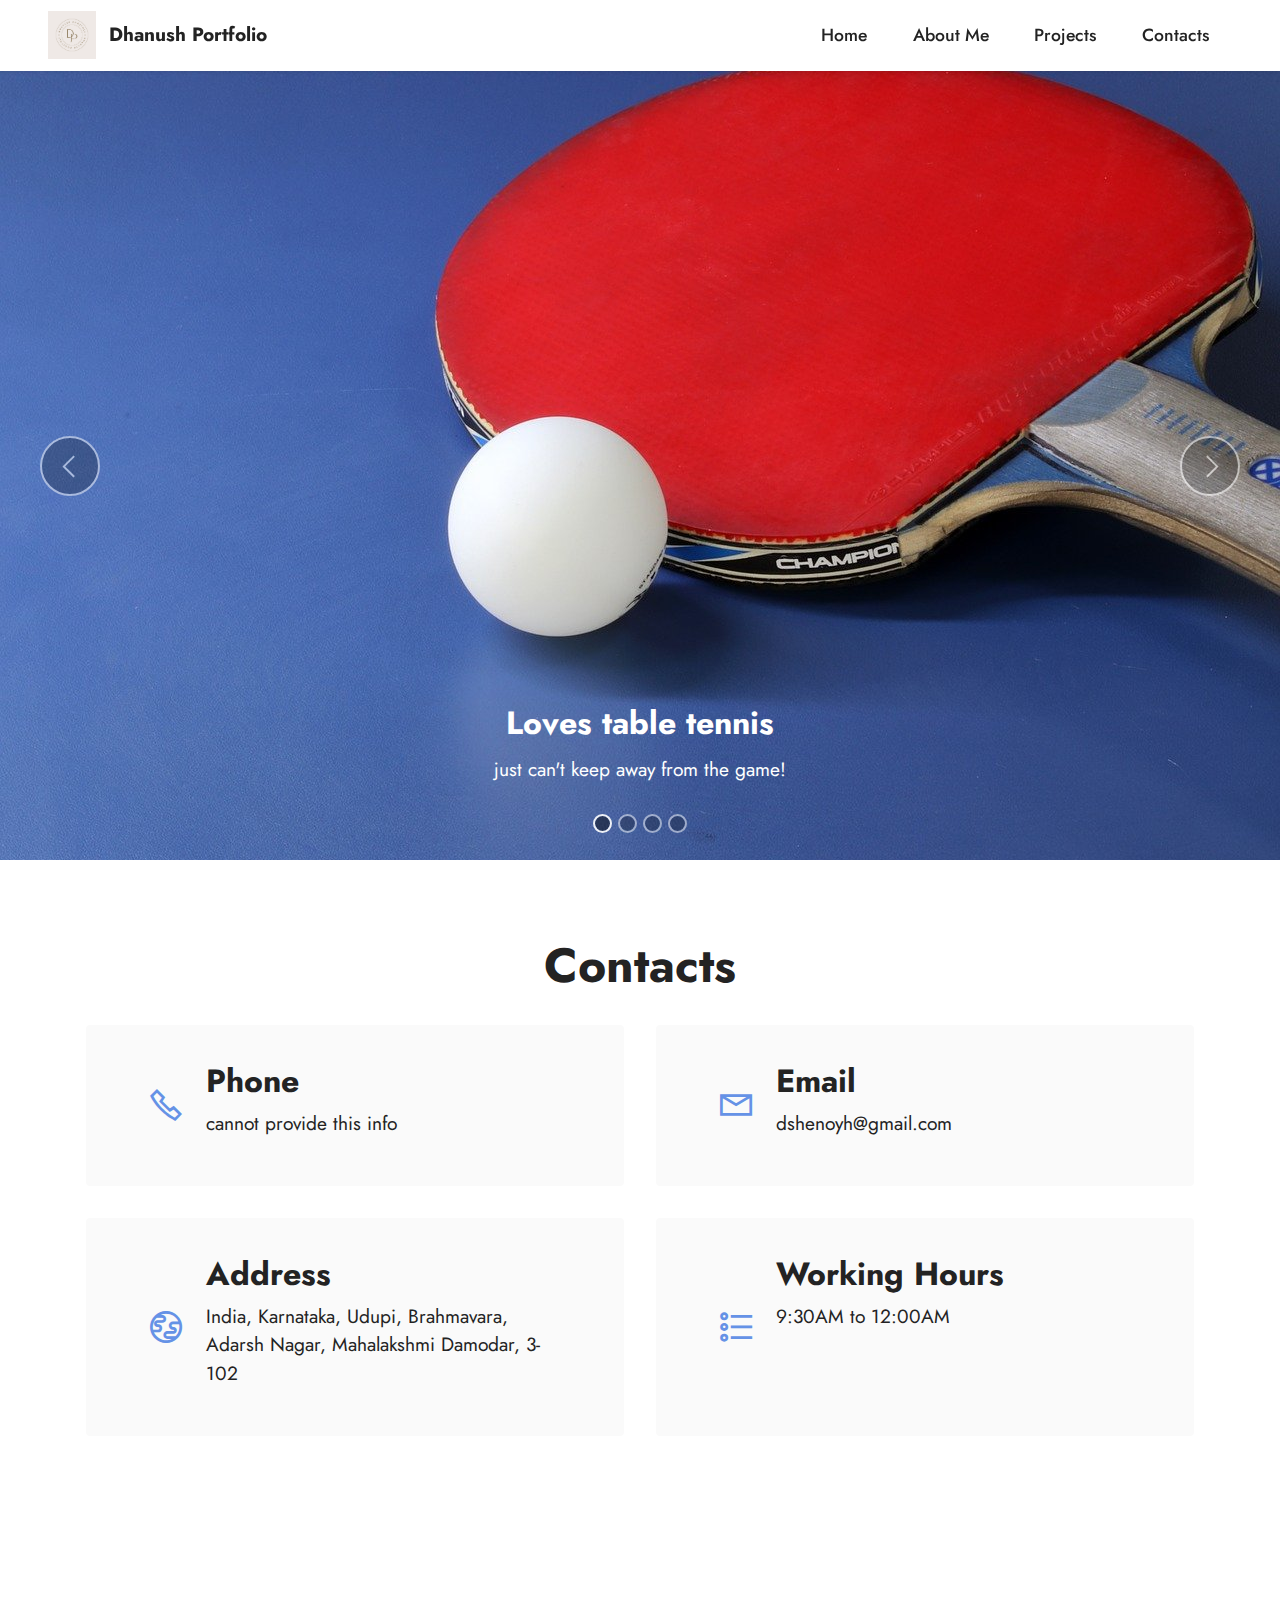
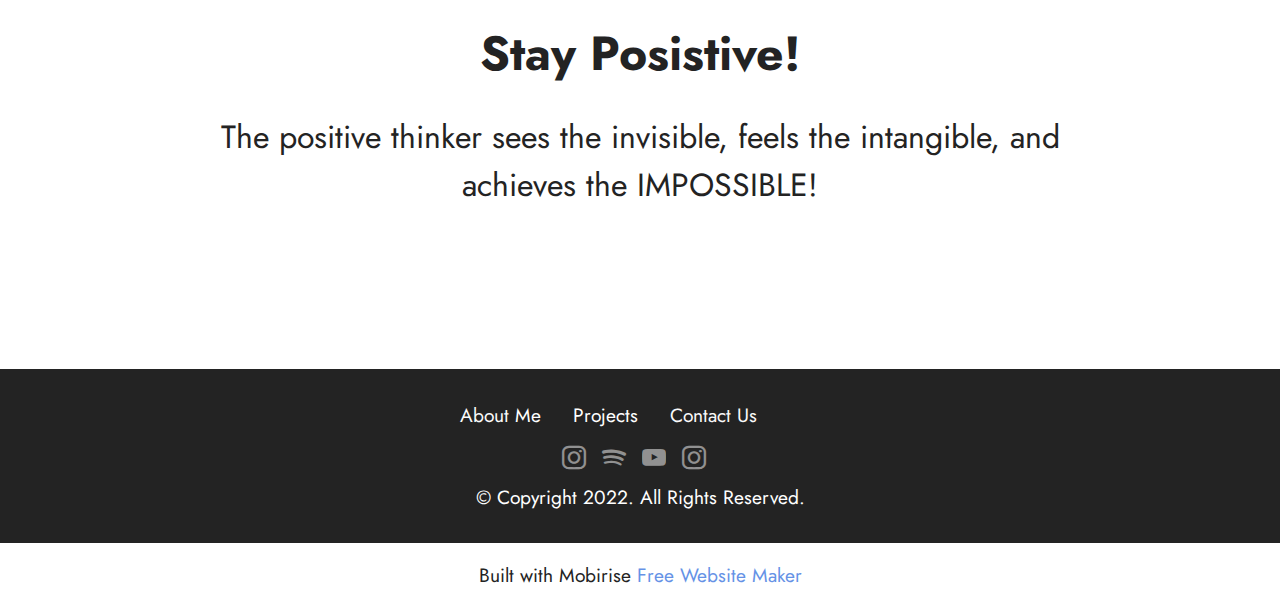
<file: web/index.html>
<!DOCTYPE html>
<html  >
<head>
  <!-- Site made with Mobirise Website Builder v5.6.3, https://mobirise.com -->
  <meta charset="UTF-8">
  <meta http-equiv="X-UA-Compatible" content="IE=edge">
  <meta name="generator" content="Mobirise v5.6.3, mobirise.com">
  <meta name="viewport" content="width=device-width, initial-scale=1, minimum-scale=1">
  <link rel="shortcut icon" href="assets/images/p.png" type="image/x-icon">
  <meta name="description" content="">
  
  
  <title>Home</title>
  <link rel="stylesheet" href="assets/web/assets/mobirise-icons2/mobirise2.css">
  <link rel="stylesheet" href="assets/bootstrap/css/bootstrap.min.css">
  <link rel="stylesheet" href="assets/bootstrap/css/bootstrap-grid.min.css">
  <link rel="stylesheet" href="assets/bootstrap/css/bootstrap-reboot.min.css">
  <link rel="stylesheet" href="assets/dropdown/css/style.css">
  <link rel="stylesheet" href="assets/socicon/css/styles.css">
  <link rel="stylesheet" href="assets/theme/css/style.css">
  <link rel="preload" href="https://fonts.googleapis.com/css2?family=Jost:ital,wght@0,400;0,700;1,400;1,700&display=swap&display=swap" as="style" onload="this.onload=null;this.rel='stylesheet'">
  <noscript><link rel="stylesheet" href="https://fonts.googleapis.com/css2?family=Jost:ital,wght@0,400;0,700;1,400;1,700&display=swap&display=swap"></noscript>
  <link rel="preload" as="style" href="assets/mobirise/css/mbr-additional.css"><link rel="stylesheet" href="assets/mobirise/css/mbr-additional.css" type="text/css">
  
  
  
  
</head>
<body>
  
  <section data-bs-version="5.1" class="menu menu1 cid-sYzMEsX4jx" once="menu" id="menu1-z">
    

    <nav class="navbar navbar-dropdown navbar-fixed-top navbar-expand-lg">
        <div class="container-fluid">
            <div class="navbar-brand">
                <span class="navbar-logo">
                    <a href="https://mobiri.se">
                        <img src="assets/images/p.png" alt="Mobirise Website Builder" style="height: 3rem;">
                    </a>
                </span>
                <span class="navbar-caption-wrap"><a class="navbar-caption text-black display-7" href="https://mobiri.se">Dhanush Portfolio</a></span>
            </div>
            <button class="navbar-toggler" type="button" data-toggle="collapse" data-bs-toggle="collapse" data-target="#navbarSupportedContent" data-bs-target="#navbarSupportedContent" aria-controls="navbarNavAltMarkup" aria-expanded="false" aria-label="Toggle navigation">
                <div class="hamburger">
                    <span></span>
                    <span></span>
                    <span></span>
                    <span></span>
                </div>
            </button>
            <div class="collapse navbar-collapse" id="navbarSupportedContent">
                <ul class="navbar-nav nav-dropdown nav-right" data-app-modern-menu="true"><li class="nav-item"><a class="nav-link link text-black text-primary display-4" href="index.html">Home</a></li><li class="nav-item"><a class="nav-link link text-black text-primary display-4" href="page1.html">
                            About Me</a></li>
                    <li class="nav-item"><a class="nav-link link text-black text-primary display-4" href="page2.html">Projects</a></li>
                    <li class="nav-item"><a class="nav-link link text-black text-primary display-4" href="page7.html">Contacts</a>
                    </li></ul>
                
                
            </div>
        </div>
    </nav>
</section>

<section data-bs-version="5.1" class="slider1 cid-sYzkJXRgvk" id="slider1-6">
    
    <div class="carousel slide" id="sYzRxXIvEM" data-interval="5000" data-bs-interval="5000">
        <ol class="carousel-indicators">
            <li data-slide-to="0" data-bs-slide-to="0" class="active" data-target="#sYzRxXIvEM" data-bs-target="#sYzRxXIvEM"></li><li data-slide-to="1" data-bs-slide-to="1" class="" data-target="#sYzRxXIvEM" data-bs-target="#sYzRxXIvEM"></li><li data-slide-to="2" data-bs-slide-to="2" class="" data-target="#sYzRxXIvEM" data-bs-target="#sYzRxXIvEM"></li><li data-slide-to="3" data-bs-slide-to="3" class="" data-target="#sYzRxXIvEM" data-bs-target="#sYzRxXIvEM"></li>
            
            
        </ol>
        <div class="carousel-inner">
            <div class="carousel-item slider-image item active">
                <div class="item-wrapper">
                    
                    
                    <div class="carousel-caption">
                        <h5 class="mbr-section-subtitle mbr-fonts-style display-5">
                            <strong>Loves table tennis</strong></h5>
                        <p class="mbr-section-text mbr-fonts-style display-7">just can't keep away from the game!</p>
                    </div>
                <a href="https://www.google.com/url?sa=i&url=https%3A%2F%2Fpixabay.com%2Fphotos%2Ftable-tennis-ping-pong-ball-game-4046275%2F&psig=AOvVaw0EoFEwnKDYRyx7Y9LvILJG&ust=1645983230002000&source=images&cd=vfe&ved=0CAsQjRxqFwoTCLCbgMXznfYCFQAAAAAdAAAAABAD"><img class="d-block w-100" src="assets/images/tt.png" alt="Mobirise Website Builder" data-slide-to="1" data-bs-slide-to="1"></a></div>
            </div><div class="carousel-item slider-image item">
                <div class="item-wrapper">
                    
                    
                    <div class="carousel-caption">
                        <h5 class="mbr-section-subtitle mbr-fonts-style display-5">
                            <strong>Love Code</strong></h5>
                        <p class="mbr-section-text mbr-fonts-style display-7">Hobby - code, code &amp; code!</p>
                    </div>
                <a href="https://www.google.com/url?sa=i&url=https%3A%2F%2Fpixabay.com%2Fphotos%2Ftable-tennis-ping-pong-ball-game-4046275%2F&psig=AOvVaw0EoFEwnKDYRyx7Y9LvILJG&ust=1645983230002000&source=images&cd=vfe&ved=0CAsQjRxqFwoTCLCbgMXznfYCFQAAAAAdAAAAABAD"><img class="d-block w-100" src="assets/images/code.png" alt="Mobirise Website Builder" data-slide-to="2" data-bs-slide-to="2"></a></div>
            </div><div class="carousel-item slider-image item">
                <div class="item-wrapper">
                    
                    <div class="carousel-caption">
                        <h5 class="mbr-section-subtitle mbr-fonts-style display-5">
                            <strong>Loves to learn Hacking</strong></h5>
                        <p class="mbr-section-text mbr-fonts-style display-7">Ethical Hacking Enthusiast!</p>
                    </div>
                <a href="https://www.google.com/url?sa=i&url=https%3A%2F%2Fpixahive.com%2Fphoto%2Fhacking-information%2F&psig=AOvVaw1uBrBUhW7SnKkMfuga4GTg&ust=1646030892876000&source=images&cd=vfe&ved=0CAsQjRxqFwoTCIjX-Yiln_YCFQAAAAAdAAAAABAD"><img class="d-block w-100" src="assets/images/tt.png" alt="Mobirise Website Builder" data-slide-to="1" data-bs-slide-to="1"></a></div>
            </div><div class="carousel-item slider-image item">
                <div class="item-wrapper">
                  
                    <div class="carousel-caption">
                        <h5 class="mbr-section-subtitle mbr-fonts-style display-5">
                            <strong>Loves Music</strong></h5>
                        <p class="mbr-section-text mbr-fonts-style display-7">Music is a motivation!</p>
                    </div>
                <a href="https://www.google.com/url?sa=i&url=https%3A%2F%2Fpixabay.com%2Fphotos%2Ftable-tennis-ping-pong-ball-game-4046275%2F&psig=AOvVaw0EoFEwnKDYRyx7Y9LvILJG&ust=1645983230002000&source=images&cd=vfe&ved=0CAsQjRxqFwoTCLCbgMXznfYCFQAAAAAdAAAAABAD"><img class="d-block w-100" src="assets/images/music.png" alt="Mobirise Website Builder" data-slide-to="3" data-bs-slide-to="3"></a></div>
            </div>
            
            <div class="carousel-item slider-image item">
                <div class="item-wrapper">
                    <img class="d-block w-100" src="assets/images/learning.png" alt="Mobirise Website Builder" data-slide-to="6" data-bs-slide-to="6">
                    
                    <div class="carousel-caption">
                        <h5 class="mbr-section-subtitle mbr-fonts-style display-5">
                            <strong>Loves Music and learning</strong></h5>
                        <p class="mbr-section-text mbr-fonts-style display-7">learning is a way to live!</p>
                    </div>
                </div>
          </div>
        </div>
        <a class="carousel-control carousel-control-prev" role="button" data-slide="prev" data-bs-slide="prev" href="#sYzRxXIvEM">
            <span class="mobi-mbri mobi-mbri-arrow-prev" aria-hidden="true"></span>
            <span class="sr-only visually-hidden">Previous</span>
        </a>
        <a class="carousel-control carousel-control-next" role="button" data-slide="next" data-bs-slide="next" href="#sYzRxXIvEM">
            <span class="mobi-mbri mobi-mbri-arrow-next" aria-hidden="true"></span>
            <span class="sr-only visually-hidden">Next</span>
        </a>
    </div>
</section>

<section data-bs-version="5.1" class="contacts2 cid-sYzj9iFQ90" id="contacts2-4">
    <!---->
    
    
    <div class="container">
        <div class="mbr-section-head">
            <h3 class="mbr-section-title mbr-fonts-style align-center mb-0 display-2">
                <strong>Contacts</strong>
            </h3>
            
        </div>
        <div class="row justify-content-center mt-4">
            <div class="card col-12 col-md-6">
                <div class="card-wrapper">
                    <div class="image-wrapper">
                        <span class="mbr-iconfont mobi-mbri-phone mobi-mbri"></span>
                    </div>
                    <div class="text-wrapper">
                        <h6 class="card-title mbr-fonts-style mb-1 display-5">
                            <strong>Phone</strong>
                        </h6>
                        <p class="mbr-text mbr-fonts-style display-7">cannot provide this info</p>
                    </div>
                </div>
            </div>
            <div class="card col-12 col-md-6">
                <div class="card-wrapper">
                    <div class="image-wrapper">
                        <span class="mbr-iconfont mobi-mbri-letter mobi-mbri"></span>
                    </div>
                    <div class="text-wrapper">
                        <h6 class="card-title mbr-fonts-style mb-1 display-5">
                            <strong>Email</strong>
                        </h6>
                        <p class="mbr-text mbr-fonts-style display-7">dshenoyh@gmail.com</p>
                    </div>
                </div>
            </div>
            <div class="card col-12 col-md-6">
                <div class="card-wrapper">
                    <div class="image-wrapper">
                        <span class="mbr-iconfont mobi-mbri-globe mobi-mbri"></span>
                    </div>
                    <div class="text-wrapper">
                        <h6 class="card-title mbr-fonts-style mb-1 display-5">
                            <strong>Address</strong>
                        </h6>
                        <p class="mbr-text mbr-fonts-style display-7">India, Karnataka, Udupi, Brahmavara, Adarsh Nagar, Mahalakshmi Damodar, 3-102</p>
                    </div>
                </div>
            </div>
            <div class="card col-12 col-md-6">
                <div class="card-wrapper">
                    <div class="image-wrapper">
                        <span class="mbr-iconfont mobi-mbri-bulleted-list mobi-mbri"></span>
                    </div>
                    <div class="text-wrapper">
                        <h6 class="card-title mbr-fonts-style mb-1 display-5">
                            <strong>Working Hours</strong>
                        </h6>
                        <p class="mbr-text mbr-fonts-style display-7">9:30AM to 12:00AM</p>
                    </div>
                </div>
            </div>
        </div>
    </div>
</section>

<section data-bs-version="5.1" class="content4 cid-sYzjm7KZkQ" id="content4-5">
    
    
    <div class="container">
        <div class="row justify-content-center">
            <div class="title col-md-12 col-lg-10">
                <h3 class="mbr-section-title mbr-fonts-style align-center mb-4 display-2">
                    <strong>Stay Posistive!</strong></h3>
                <h4 class="mbr-section-subtitle align-center mbr-fonts-style mb-4 display-5">The positive thinker sees the invisible, feels the intangible, and achieves the IMPOSSIBLE!<br><br></h4>
                
            </div>
        </div>
    </div>
</section>

<section data-bs-version="5.1" class="footer3 cid-sYziRXlZtI" once="footers" id="footer3-2">

    

    

    <div class="container">
        <div class="media-container-row align-center mbr-white">
            <div class="row row-links">
                <ul class="foot-menu">
                    
                    
                    
                    
                    
                <li class="foot-menu-item mbr-fonts-style display-7">
                        <a class="text-white text-primary" href="page1.html" target="_blank">About</a>&nbsp;Me</li><li class="foot-menu-item mbr-fonts-style display-7">Projects</li><li class="foot-menu-item mbr-fonts-style display-7">
                        <a class="text-white text-primary" href="page7.html" target="_blank">Contact Us</a>
                    </li><li class="foot-menu-item mbr-fonts-style display-7"></li><li class="foot-menu-item mbr-fonts-style display-7"></li></ul>
            </div>
            <div class="row social-row">
                <div class="social-list align-right pb-2">
                    
                    
                    
                    
                    
                    
                <div class="soc-item">
                        <a href="https://twitter.com" target="_blank">
                            <span class="mbr-iconfont mbr-iconfont-social socicon-instagram socicon"></span>
                        </a>
                    </div><div class="soc-item">
                        <a href="https://www.spotify.com" target="_blank">
                            <span class="mbr-iconfont mbr-iconfont-social socicon-spotify socicon"></span>
                        </a>
                    </div><div class="soc-item">
                        <a href="https://www.youtube.com" target="_blank">
                            <span class="socicon-youtube socicon mbr-iconfont mbr-iconfont-social"></span>
                        </a>
                    </div><div class="soc-item">
                        <a href="https://www.instagram.com/who_are_you_2007_/" target="_blank">
                            <span class="socicon-instagram socicon mbr-iconfont mbr-iconfont-social"></span>
                        </a>
                    </div></div>
            </div>
            <div class="row row-copirayt">
                <p class="mbr-text mb-0 mbr-fonts-style mbr-white align-center display-7">
                    © Copyright 2022. All Rights Reserved.
                </p>
            </div>
        </div>
    </div>
</section><section class="display-7" style="padding: 0;align-items: center;justify-content: center;flex-wrap: wrap;    align-content: center;display: flex;position: relative;height: 4rem;"><a href="https://mobiri.se/2711662" style="flex: 1 1;height: 4rem;position: absolute;width: 100%;z-index: 1;"><img alt="" style="height: 4rem;" src="[data-uri]"></a><p style="margin: 0;text-align: center;" class="display-7">Built with Mobirise &#8204;</p><a style="z-index:1" href="https://mobirise.com/website-maker.html">Free Website Maker</a></section><script src="assets/bootstrap/js/bootstrap.bundle.min.js"></script>  <script src="assets/smoothscroll/smooth-scroll.js"></script>  <script src="assets/ytplayer/index.js"></script>  <script src="assets/dropdown/js/navbar-dropdown.js"></script>  <script src="assets/theme/js/script.js"></script>  
  
  
</body>
</html>
</file>
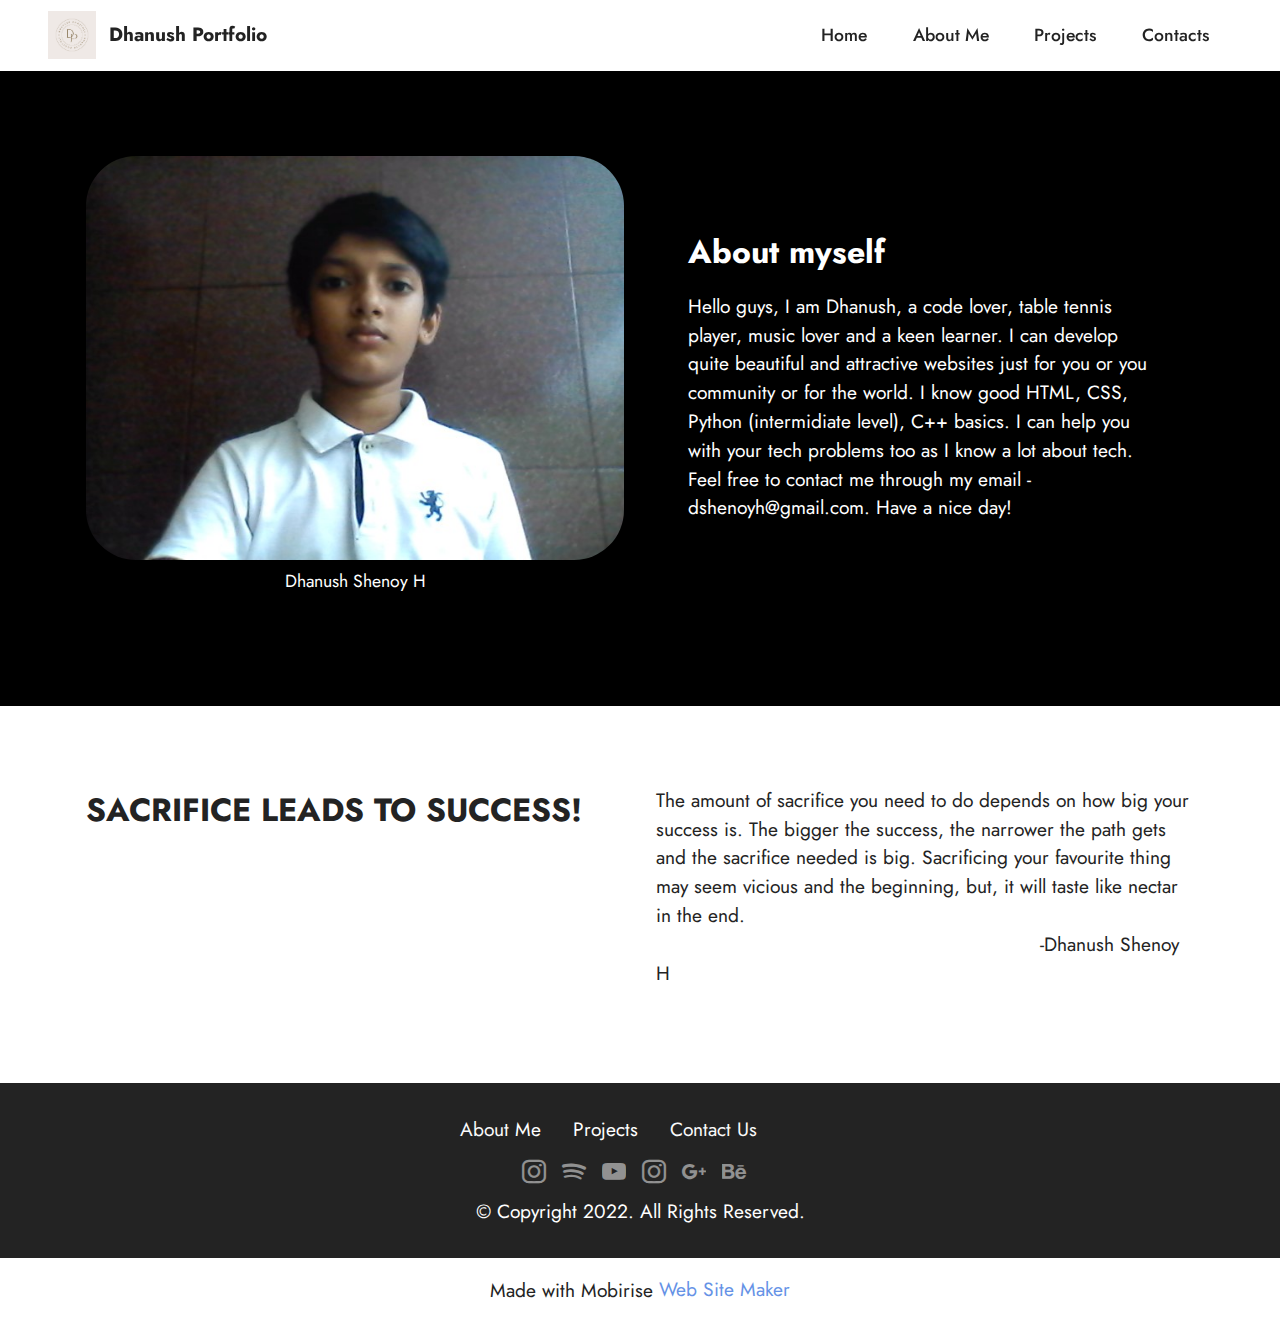
<file: web/page1.html>
<!DOCTYPE html>
<html  >
<head>
  <!-- Site made with Mobirise Website Builder v5.6.3, https://mobirise.com -->
  <meta charset="UTF-8">
  <meta http-equiv="X-UA-Compatible" content="IE=edge">
  <meta name="generator" content="Mobirise v5.6.3, mobirise.com">
  <meta name="viewport" content="width=device-width, initial-scale=1, minimum-scale=1">
  <link rel="shortcut icon" href="assets/images/p.png" type="image/x-icon">
  <meta name="description" content="">
  
  
  <title>About Me</title>
  <link rel="stylesheet" href="assets/bootstrap/css/bootstrap.min.css">
  <link rel="stylesheet" href="assets/bootstrap/css/bootstrap-grid.min.css">
  <link rel="stylesheet" href="assets/bootstrap/css/bootstrap-reboot.min.css">
  <link rel="stylesheet" href="assets/dropdown/css/style.css">
  <link rel="stylesheet" href="assets/socicon/css/styles.css">
  <link rel="stylesheet" href="assets/theme/css/style.css">
  <link rel="preload" href="https://fonts.googleapis.com/css2?family=Jost:ital,wght@0,400;0,700;1,400;1,700&display=swap&display=swap" as="style" onload="this.onload=null;this.rel='stylesheet'">
  <noscript><link rel="stylesheet" href="https://fonts.googleapis.com/css2?family=Jost:ital,wght@0,400;0,700;1,400;1,700&display=swap&display=swap"></noscript>
  <link rel="preload" as="style" href="assets/mobirise/css/mbr-additional.css"><link rel="stylesheet" href="assets/mobirise/css/mbr-additional.css" type="text/css">
  
  
  
  
</head>
<body>
  
  <section data-bs-version="5.1" class="menu menu1 cid-sYzMp72MjU" once="menu" id="menu1-y">
    

    <nav class="navbar navbar-dropdown navbar-fixed-top navbar-expand-lg">
        <div class="container-fluid">
            <div class="navbar-brand">
                <span class="navbar-logo">
                    <a href="https://mobiri.se">
                        <img src="assets/images/p.png" alt="Mobirise Website Builder" style="height: 3rem;">
                    </a>
                </span>
                <span class="navbar-caption-wrap"><a class="navbar-caption text-black display-7" href="https://mobiri.se">Dhanush Portfolio</a></span>
            </div>
            <button class="navbar-toggler" type="button" data-toggle="collapse" data-bs-toggle="collapse" data-target="#navbarSupportedContent" data-bs-target="#navbarSupportedContent" aria-controls="navbarNavAltMarkup" aria-expanded="false" aria-label="Toggle navigation">
                <div class="hamburger">
                    <span></span>
                    <span></span>
                    <span></span>
                    <span></span>
                </div>
            </button>
            <div class="collapse navbar-collapse" id="navbarSupportedContent">
                <ul class="navbar-nav nav-dropdown nav-right" data-app-modern-menu="true"><li class="nav-item"><a class="nav-link link text-black text-primary display-4" href="index.html">Home</a></li><li class="nav-item"><a class="nav-link link text-black text-primary display-4" href="page1.html">
                            About Me</a></li>
                    <li class="nav-item"><a class="nav-link link text-black text-primary display-4" href="page2.html">Projects</a></li>
                    <li class="nav-item"><a class="nav-link link text-black text-primary display-4" href="page7.html">Contacts</a>
                    </li></ul>
                
                
            </div>
        </div>
    </nav>
</section>

<section data-bs-version="5.1" class="image1 cid-sYzvDPsy4N" id="image1-b">
    

    <style type="text/css">
        .col-12:hover{
            box-shadow: 0 0 10px gold, 0 0 40px gold, 0 0 80px gold;
            transition: 1s;
        }
        .col-lg-6:hover{
            box-shadow: 0 0 10px gold, 0 0 40px gold, 0 0 80px gold;
            transition: 1s;
        }
    </style>

    <div class="container">
        <div class="row align-items-center">
            <div class="col-12 col-lg-6">
                <div class="image-wrapper">
                    <img src="assets/images/win-20200803-14-15-43-pro.jpg" alt="Dhanush Shenoy H" style = "border-radius: 50px">
                    <p class="mbr-description mbr-fonts-style pt-2 align-center display-4">
                    Dhanush Shenoy H</p>
                </div>
            </div>
            <div class="col-12 col-lg">
                <div class="text-wrapper">
                    <h3 class="mbr-section-title mbr-fonts-style mb-3 display-5">
                        <strong>About myself</strong></h3>
                    <p class="mbr-text mbr-fonts-style display-7">Hello guys, I am Dhanush, a code lover, table tennis player, music lover and a keen learner. I can develop quite beautiful and attractive websites just for you or you community or for the world. I know good HTML, CSS, Python (intermidiate level), C++ basics. I can help you with your tech problems too as I know a lot about tech. Feel free to contact me through my email - dshenoyh@gmail.com. Have a nice day!</p>
                </div>
            </div>
        </div>
    </div>
</section>

<section data-bs-version="5.1" class="content10 cid-sYzvx8NIuc" id="content10-a">
    
    <div class="container">
        <div class="row justify-content-center">
            <div class="col-12 col-md">
                
                <h6 class="mbr-section-subtitle mbr-fonts-style mb-4 display-5"><strong>SACRIFICE LEADS TO SUCCESS!</strong></h6>
            </div>
            <div class="col-md-12 col-lg-6">
                <p class="mbr-text mbr-fonts-style display-7">The amount of sacrifice you need to do depends on how big your success is. The bigger the success, the narrower the path gets and the sacrifice needed is big. Sacrificing your favourite thing may seem vicious and the beginning, but, it will taste like nectar in the end.<br>&nbsp; &nbsp; &nbsp; &nbsp; &nbsp; &nbsp; &nbsp; &nbsp; &nbsp; &nbsp; &nbsp; &nbsp; &nbsp; &nbsp; &nbsp; &nbsp; &nbsp; &nbsp; &nbsp; &nbsp; &nbsp; &nbsp; &nbsp; &nbsp; &nbsp; &nbsp; &nbsp; &nbsp; &nbsp; &nbsp; &nbsp; &nbsp; -Dhanush Shenoy H</p>
            </div>
        </div>
    </div>
</section>

<section data-bs-version="5.1" class="footer3 cid-sYzweYT0jy" once="footers" id="footer3-d">

    

    

    <div class="container">
        <div class="media-container-row align-center mbr-white">
            <div class="row row-links">
                <ul class="foot-menu">
                    
                    
                    
                    
                    
                <li class="foot-menu-item mbr-fonts-style display-7">
                        <a class="text-white text-primary" href="page1.html" target="_blank">About</a>&nbsp;Me</li><li class="foot-menu-item mbr-fonts-style display-7">Projects</li><li class="foot-menu-item mbr-fonts-style display-7">
                        <a class="text-white text-primary" href="page7.html" target="_blank">Contact Us</a>
                    </li><li class="foot-menu-item mbr-fonts-style display-7"></li><li class="foot-menu-item mbr-fonts-style display-7"></li></ul>
            </div>
            <div class="row social-row">
                <div class="social-list align-right pb-2">
                    
                    
                    
                    
                    
                    
                <div class="soc-item">
                        <a href="https://twitter.com/mobirise" target="_blank">
                            <span class="mbr-iconfont mbr-iconfont-social socicon-instagram socicon"></span>
                        </a>
                    </div><div class="soc-item">
                        <a href="https://www.facebook.com/pages/Mobirise/1616226671953247" target="_blank">
                            <span class="mbr-iconfont mbr-iconfont-social socicon-spotify socicon"></span>
                        </a>
                    </div><div class="soc-item">
                        <a href="https://www.youtube.com/c/mobirise" target="_blank">
                            <span class="socicon-youtube socicon mbr-iconfont mbr-iconfont-social"></span>
                        </a>
                    </div><div class="soc-item">
                        <a href="https://instagram.com/mobirise" target="_blank">
                            <span class="socicon-instagram socicon mbr-iconfont mbr-iconfont-social"></span>
                        </a>
                    </div><div class="soc-item">
                        <a href="https://plus.google.com/u/0/+Mobirise" target="_blank">
                            <span class="socicon-googleplus socicon mbr-iconfont mbr-iconfont-social"></span>
                        </a>
                    </div><div class="soc-item">
                        <a href="https://www.behance.net/Mobirise" target="_blank">
                            <span class="socicon-behance socicon mbr-iconfont mbr-iconfont-social"></span>
                        </a>
                    </div></div>
            </div>
            <div class="row row-copirayt">
                <p class="mbr-text mb-0 mbr-fonts-style mbr-white align-center display-7">
                    © Copyright 2022. All Rights Reserved.
                </p>
            </div>
        </div>
    </div>
</section><section class="display-7" style="padding: 0;align-items: center;justify-content: center;flex-wrap: wrap;    align-content: center;display: flex;position: relative;height: 4rem;"><a href="https://mobiri.se/2711662" style="flex: 1 1;height: 4rem;position: absolute;width: 100%;z-index: 1;"><img alt="" style="height: 4rem;" src="[data-uri]"></a><p style="margin: 0;text-align: center;" class="display-7">Made with Mobirise &#8204;</p><a style="z-index:1" href="https://mobirise.com/website-maker.html">Web Site Maker</a></section><script src="assets/bootstrap/js/bootstrap.bundle.min.js"></script>  <script src="assets/smoothscroll/smooth-scroll.js"></script>  <script src="assets/ytplayer/index.js"></script>  <script src="assets/dropdown/js/navbar-dropdown.js"></script>  <script src="assets/theme/js/script.js"></script>  
  
  
</body>
</html>
</file>
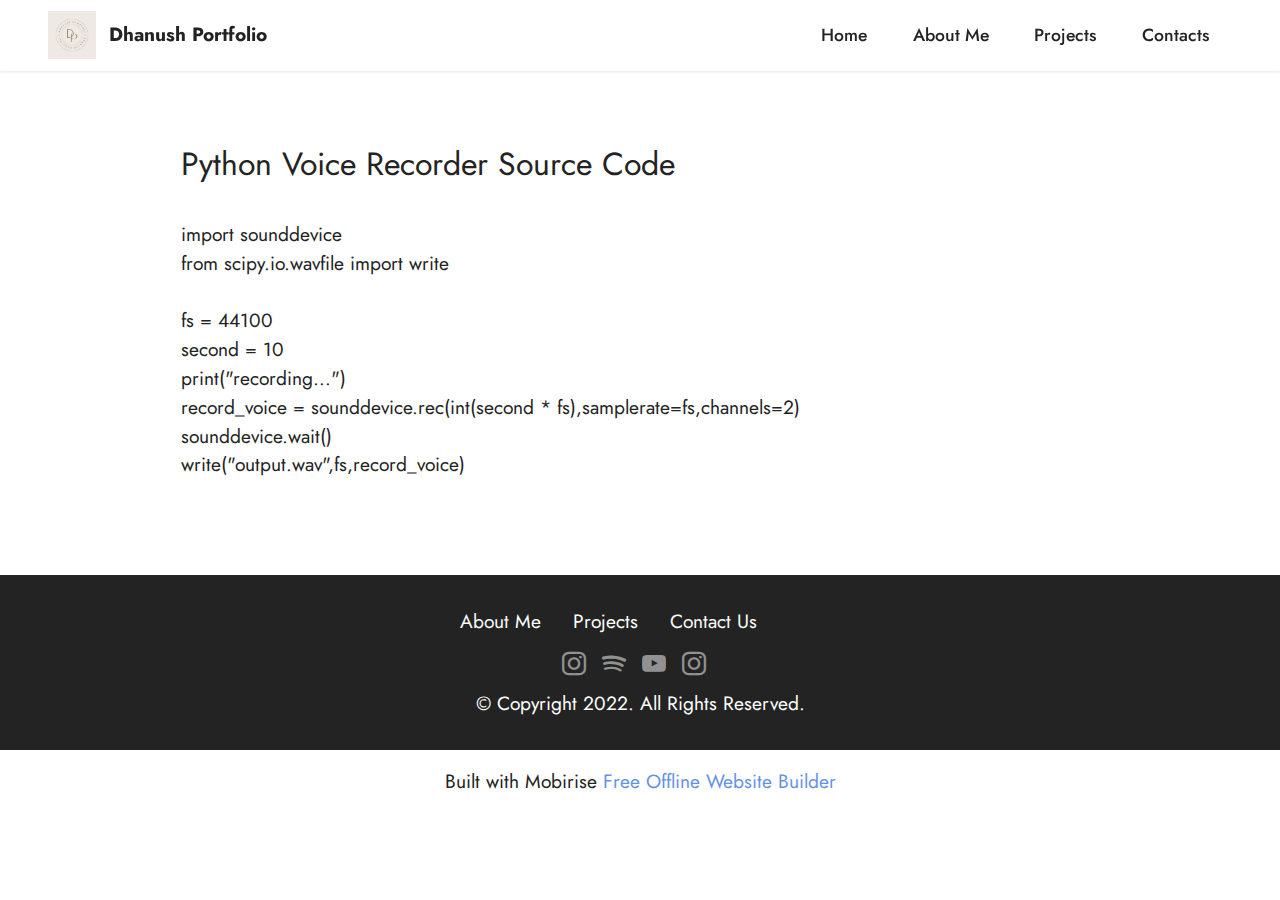
<file: web/page3.html>
<!DOCTYPE html>
<html  >
<head>
  <!-- Site made with Mobirise Website Builder v5.6.3, https://mobirise.com -->
  <meta charset="UTF-8">
  <meta http-equiv="X-UA-Compatible" content="IE=edge">
  <meta name="generator" content="Mobirise v5.6.3, mobirise.com">
  <meta name="viewport" content="width=device-width, initial-scale=1, minimum-scale=1">
  <link rel="shortcut icon" href="assets/images/p.png" type="image/x-icon">
  <meta name="description" content="">
  
  
  <title>voice recorder</title>
  <link rel="stylesheet" href="assets/bootstrap/css/bootstrap.min.css">
  <link rel="stylesheet" href="assets/bootstrap/css/bootstrap-grid.min.css">
  <link rel="stylesheet" href="assets/bootstrap/css/bootstrap-reboot.min.css">
  <link rel="stylesheet" href="assets/dropdown/css/style.css">
  <link rel="stylesheet" href="assets/socicon/css/styles.css">
  <link rel="stylesheet" href="assets/theme/css/style.css">
  <link rel="preload" href="https://fonts.googleapis.com/css2?family=Jost:ital,wght@0,400;0,700;1,400;1,700&display=swap&display=swap" as="style" onload="this.onload=null;this.rel='stylesheet'">
  <noscript><link rel="stylesheet" href="https://fonts.googleapis.com/css2?family=Jost:ital,wght@0,400;0,700;1,400;1,700&display=swap&display=swap"></noscript>
  <link rel="preload" as="style" href="assets/mobirise/css/mbr-additional.css"><link rel="stylesheet" href="assets/mobirise/css/mbr-additional.css" type="text/css">
  
  
  
  
</head>
<body>
  
  <section data-bs-version="5.1" class="menu menu1 cid-sYzPkwH4sV" once="menu" id="menu1-16">
    

    <nav class="navbar navbar-dropdown navbar-fixed-top navbar-expand-lg">
        <div class="container-fluid">
            <div class="navbar-brand">
                <span class="navbar-logo">
                    <a href="https://mobiri.se">
                        <img src="assets/images/p.png" alt="Mobirise Website Builder" style="height: 3rem;">
                    </a>
                </span>
                <span class="navbar-caption-wrap"><a class="navbar-caption text-black display-7" href="https://mobiri.se">Dhanush Portfolio</a></span>
            </div>
            <button class="navbar-toggler" type="button" data-toggle="collapse" data-bs-toggle="collapse" data-target="#navbarSupportedContent" data-bs-target="#navbarSupportedContent" aria-controls="navbarNavAltMarkup" aria-expanded="false" aria-label="Toggle navigation">
                <div class="hamburger">
                    <span></span>
                    <span></span>
                    <span></span>
                    <span></span>
                </div>
            </button>
            <div class="collapse navbar-collapse" id="navbarSupportedContent">
                <ul class="navbar-nav nav-dropdown nav-right" data-app-modern-menu="true"><li class="nav-item"><a class="nav-link link text-black text-primary display-4" href="index.html">Home</a></li><li class="nav-item"><a class="nav-link link text-black text-primary display-4" href="page1.html">
                            About Me</a></li>
                    <li class="nav-item"><a class="nav-link link text-black text-primary display-4" href="page2.html">Projects</a></li>
                    <li class="nav-item"><a class="nav-link link text-black text-primary display-4" href="page7.html">Contacts</a>
                    </li></ul>
                
                
            </div>
        </div>
    </nav>
</section>

<section data-bs-version="5.1" class="content5 cid-sYzGlBQzXh" id="content5-l">
    
    <div class="container">
        <div class="row justify-content-center">
            <div class="col-md-12 col-lg-10">
                
                <h4 class="mbr-section-subtitle mbr-fonts-style mb-4 display-5">Python Voice Recorder Source Code</h4>
                <p class="mbr-text mbr-fonts-style display-7">import sounddevice
<br>from scipy.io.wavfile import write
<br>
<br>fs = 44100
<br>second = 10
<br>print("recording...")
<br>record_voice = sounddevice.rec(int(second * fs),samplerate=fs,channels=2)
<br>sounddevice.wait()
<br>write("output.wav",fs,record_voice)</p>
            </div>
        </div>
    </div>
</section>

<section data-bs-version="5.1" class="footer3 cid-sYziRXlZtI" once="footers" id="footer3-i">

    

    

    <div class="container">
        <div class="media-container-row align-center mbr-white">
            <div class="row row-links">
                <ul class="foot-menu">
                    
                    
                    
                    
                    
                <li class="foot-menu-item mbr-fonts-style display-7">
                        <a class="text-white text-primary" href="page1.html" target="_blank">About</a>&nbsp;Me</li><li class="foot-menu-item mbr-fonts-style display-7">Projects</li><li class="foot-menu-item mbr-fonts-style display-7">
                        <a class="text-white text-primary" href="page7.html" target="_blank">Contact Us</a>
                    </li><li class="foot-menu-item mbr-fonts-style display-7"></li><li class="foot-menu-item mbr-fonts-style display-7"></li></ul>
            </div>
            <div class="row social-row">
                <div class="social-list align-right pb-2">
                    
                    
                    
                    
                    
                    
                <div class="soc-item">
                        <a href="https://twitter.com" target="_blank">
                            <span class="mbr-iconfont mbr-iconfont-social socicon-instagram socicon"></span>
                        </a>
                    </div><div class="soc-item">
                        <a href="https://www.spotify.com" target="_blank">
                            <span class="mbr-iconfont mbr-iconfont-social socicon-spotify socicon"></span>
                        </a>
                    </div><div class="soc-item">
                        <a href="https://www.youtube.com" target="_blank">
                            <span class="socicon-youtube socicon mbr-iconfont mbr-iconfont-social"></span>
                        </a>
                    </div><div class="soc-item">
                        <a href="https://www.instagram.com/who_are_you_2007_/" target="_blank">
                            <span class="socicon-instagram socicon mbr-iconfont mbr-iconfont-social"></span>
                        </a>
                    </div></div>
            </div>
            <div class="row row-copirayt">
                <p class="mbr-text mb-0 mbr-fonts-style mbr-white align-center display-7">
                    © Copyright 2022. All Rights Reserved.
                </p>
            </div>
        </div>
    </div>
</section><section class="display-7" style="padding: 0;align-items: center;justify-content: center;flex-wrap: wrap;    align-content: center;display: flex;position: relative;height: 4rem;"><a href="https://mobiri.se/2711662" style="flex: 1 1;height: 4rem;position: absolute;width: 100%;z-index: 1;"><img alt="" style="height: 4rem;" src="[data-uri]"></a><p style="margin: 0;text-align: center;" class="display-7">Built with Mobirise &#8204;</p><a style="z-index:1" href="https://mobirise.com/offline-website-builder.html">Free Offline Website Builder</a></section><script src="assets/bootstrap/js/bootstrap.bundle.min.js"></script>  <script src="assets/smoothscroll/smooth-scroll.js"></script>  <script src="assets/ytplayer/index.js"></script>  <script src="assets/dropdown/js/navbar-dropdown.js"></script>  <script src="assets/theme/js/script.js"></script>  
  
  
</body>
</html>
</file>
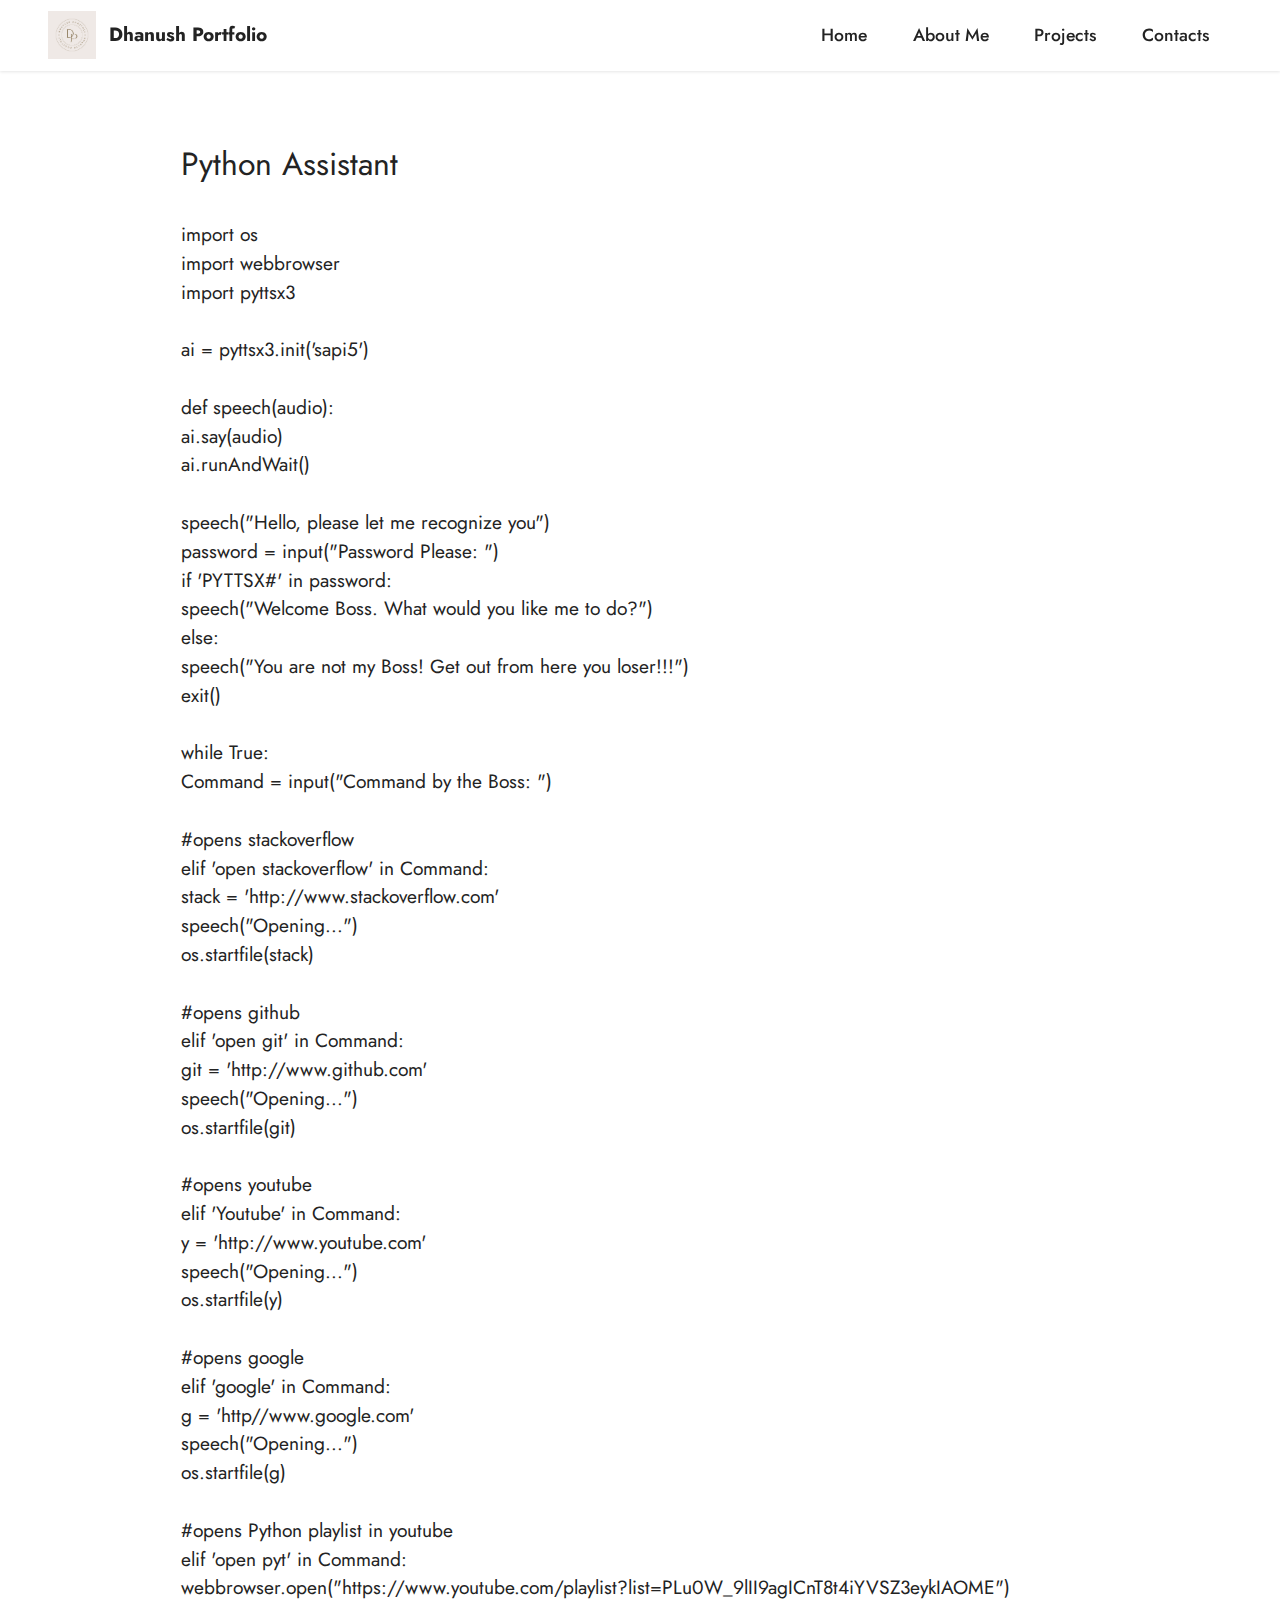
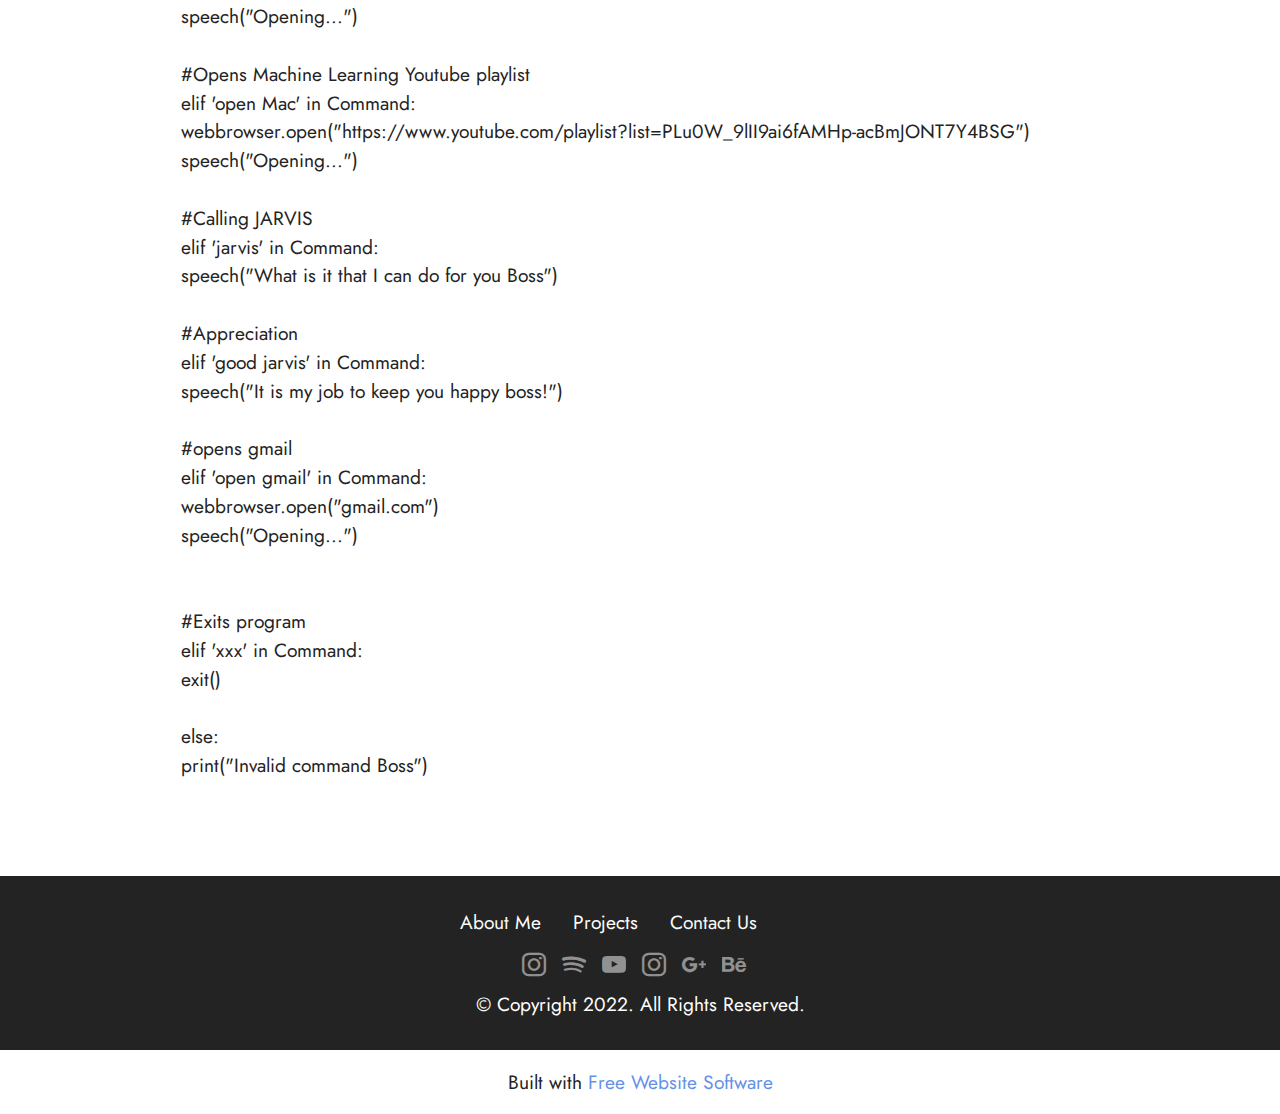
<file: web/page4.html>
<!DOCTYPE html>
<html  >
<head>
  <!-- Site made with Mobirise Website Builder v5.6.3, https://mobirise.com -->
  <meta charset="UTF-8">
  <meta http-equiv="X-UA-Compatible" content="IE=edge">
  <meta name="generator" content="Mobirise v5.6.3, mobirise.com">
  <meta name="viewport" content="width=device-width, initial-scale=1, minimum-scale=1">
  <link rel="shortcut icon" href="assets/images/p.png" type="image/x-icon">
  <meta name="description" content="">
  
  
  <title>Assistant</title>
  <link rel="stylesheet" href="assets/bootstrap/css/bootstrap.min.css">
  <link rel="stylesheet" href="assets/bootstrap/css/bootstrap-grid.min.css">
  <link rel="stylesheet" href="assets/bootstrap/css/bootstrap-reboot.min.css">
  <link rel="stylesheet" href="assets/dropdown/css/style.css">
  <link rel="stylesheet" href="assets/socicon/css/styles.css">
  <link rel="stylesheet" href="assets/theme/css/style.css">
  <link rel="preload" href="https://fonts.googleapis.com/css2?family=Jost:ital,wght@0,400;0,700;1,400;1,700&display=swap&display=swap" as="style" onload="this.onload=null;this.rel='stylesheet'">
  <noscript><link rel="stylesheet" href="https://fonts.googleapis.com/css2?family=Jost:ital,wght@0,400;0,700;1,400;1,700&display=swap&display=swap"></noscript>
  <link rel="preload" as="style" href="assets/mobirise/css/mbr-additional.css"><link rel="stylesheet" href="assets/mobirise/css/mbr-additional.css" type="text/css">
  
  
  
  
</head>
<body>
  
  <section data-bs-version="5.1" class="menu menu1 cid-sYzPd8S10E" once="menu" id="menu1-15">
    

    <nav class="navbar navbar-dropdown navbar-fixed-top navbar-expand-lg">
        <div class="container-fluid">
            <div class="navbar-brand">
                <span class="navbar-logo">
                    <a href="https://mobiri.se">
                        <img src="assets/images/p.png" alt="Mobirise Website Builder" style="height: 3rem;">
                    </a>
                </span>
                <span class="navbar-caption-wrap"><a class="navbar-caption text-black display-7" href="https://mobiri.se">Dhanush Portfolio</a></span>
            </div>
            <button class="navbar-toggler" type="button" data-toggle="collapse" data-bs-toggle="collapse" data-target="#navbarSupportedContent" data-bs-target="#navbarSupportedContent" aria-controls="navbarNavAltMarkup" aria-expanded="false" aria-label="Toggle navigation">
                <div class="hamburger">
                    <span></span>
                    <span></span>
                    <span></span>
                    <span></span>
                </div>
            </button>
            <div class="collapse navbar-collapse" id="navbarSupportedContent">
                <ul class="navbar-nav nav-dropdown nav-right" data-app-modern-menu="true"><li class="nav-item"><a class="nav-link link text-black text-primary display-4" href="index.html">Home</a></li><li class="nav-item"><a class="nav-link link text-black text-primary display-4" href="page1.html">
                            About Me</a></li>
                    <li class="nav-item"><a class="nav-link link text-black text-primary display-4" href="page2.html">Projects</a></li>
                    <li class="nav-item"><a class="nav-link link text-black text-primary display-4" href="page7.html">Contacts</a>
                    </li></ul>
                
                
            </div>
        </div>
    </nav>
</section>

<section data-bs-version="5.1" class="content5 cid-sYzHwdb8zG" id="content5-o">
    
    <div class="container">
        <div class="row justify-content-center">
            <div class="col-md-12 col-lg-10">
                
                <h4 class="mbr-section-subtitle mbr-fonts-style mb-4 display-5">
                    Python Assistant</h4>
                <p class="mbr-text mbr-fonts-style display-7">import os
<br>import webbrowser
<br>import pyttsx3
<br>
<br>ai = pyttsx3.init('sapi5')
<br>
<br>def speech(audio):
<br>ai.say(audio)
<br>ai.runAndWait()
<br>
<br>speech("Hello, please let me recognize you")
<br>password = input("Password Please: ")
<br>if 'PYTTSX#' in password:
<br>speech("Welcome Boss. What would you like me to do?")
<br>else:
<br>speech("You are not my Boss! Get out from here you loser!!!")
<br>exit()
<br>
<br>while True:
<br>Command = input("Command by the Boss: ")
<br>
<br>#opens stackoverflow
<br>elif 'open stackoverflow' in Command:
<br>stack = 'http://www.stackoverflow.com'
<br>speech("Opening...")
<br>os.startfile(stack)
<br>
<br>#opens github
<br>elif 'open git' in Command:
<br>git = 'http://www.github.com'
<br>speech("Opening...")
<br>os.startfile(git)
<br>
<br>#opens youtube
<br>elif 'Youtube' in Command:
<br>y = 'http://www.youtube.com'
<br>speech("Opening...")
<br>os.startfile(y)
<br>
<br>#opens google
<br>elif 'google' in Command:
<br>g = 'http//www.google.com'
<br>speech("Opening...")
<br>os.startfile(g)
<br>
<br>#opens Python playlist in youtube
<br>elif 'open pyt' in Command:
<br>webbrowser.open("https://www.youtube.com/playlist?list=PLu0W_9lII9agICnT8t4iYVSZ3eykIAOME")
<br>speech("Opening...")
<br>
<br>#Opens Machine Learning Youtube playlist
<br>elif 'open Mac' in Command:
<br>webbrowser.open("https://www.youtube.com/playlist?list=PLu0W_9lII9ai6fAMHp-acBmJONT7Y4BSG")
<br>speech("Opening...")
<br>
<br>#Calling JARVIS
<br>elif 'jarvis' in Command:
<br>speech("What is it that I can do for you Boss")
<br>
<br>#Appreciation
<br>elif 'good jarvis' in Command:
<br>speech("It is my job to keep you happy boss!")
<br>
<br>#opens gmail
<br>elif 'open gmail' in Command:
<br>webbrowser.open("gmail.com")
<br>speech("Opening...")
<br>
<br>
<br>#Exits program
<br>elif 'xxx' in Command:
<br>exit()
<br>
<br>else:
<br>print("Invalid command Boss")</p>
            </div>
        </div>
    </div>
</section>

<section data-bs-version="5.1" class="footer3 cid-sYziRXlZtI" once="footers" id="footer3-n">

    

    

    <div class="container">
        <div class="media-container-row align-center mbr-white">
            <div class="row row-links">
                <ul class="foot-menu">
                    
                    
                    
                    
                    
                <li class="foot-menu-item mbr-fonts-style display-7">
                        <a class="text-white text-primary" href="page1.html" target="_blank">About</a>&nbsp;Me</li><li class="foot-menu-item mbr-fonts-style display-7">Projects</li><li class="foot-menu-item mbr-fonts-style display-7">
                        <a class="text-white text-primary" href="page7.html" target="_blank">Contact Us</a>
                    </li><li class="foot-menu-item mbr-fonts-style display-7"></li><li class="foot-menu-item mbr-fonts-style display-7"></li></ul>
            </div>
            <div class="row social-row">
                <div class="social-list align-right pb-2">
                    
                    
                    
                    
                    
                    
                <div class="soc-item">
                        <a href="https://twitter.com/mobirise" target="_blank">
                            <span class="mbr-iconfont mbr-iconfont-social socicon-instagram socicon"></span>
                        </a>
                    </div><div class="soc-item">
                        <a href="https://www.facebook.com/pages/Mobirise/1616226671953247" target="_blank">
                            <span class="mbr-iconfont mbr-iconfont-social socicon-spotify socicon"></span>
                        </a>
                    </div><div class="soc-item">
                        <a href="https://www.youtube.com/c/mobirise" target="_blank">
                            <span class="socicon-youtube socicon mbr-iconfont mbr-iconfont-social"></span>
                        </a>
                    </div><div class="soc-item">
                        <a href="https://instagram.com/mobirise" target="_blank">
                            <span class="socicon-instagram socicon mbr-iconfont mbr-iconfont-social"></span>
                        </a>
                    </div><div class="soc-item">
                        <a href="https://plus.google.com/u/0/+Mobirise" target="_blank">
                            <span class="socicon-googleplus socicon mbr-iconfont mbr-iconfont-social"></span>
                        </a>
                    </div><div class="soc-item">
                        <a href="https://www.behance.net/Mobirise" target="_blank">
                            <span class="socicon-behance socicon mbr-iconfont mbr-iconfont-social"></span>
                        </a>
                    </div></div>
            </div>
            <div class="row row-copirayt">
                <p class="mbr-text mb-0 mbr-fonts-style mbr-white align-center display-7">
                    © Copyright 2022. All Rights Reserved.
                </p>
            </div>
        </div>
    </div>
</section><section class="display-7" style="padding: 0;align-items: center;justify-content: center;flex-wrap: wrap;    align-content: center;display: flex;position: relative;height: 4rem;"><a href="https://mobiri.se/2711662" style="flex: 1 1;height: 4rem;position: absolute;width: 100%;z-index: 1;"><img alt="" style="height: 4rem;" src="[data-uri]"></a><p style="margin: 0;text-align: center;" class="display-7">Built with &#8204;</p><a style="z-index:1" href="https://mobirise.com"> Free Website  Software</a></section><script src="assets/bootstrap/js/bootstrap.bundle.min.js"></script>  <script src="assets/smoothscroll/smooth-scroll.js"></script>  <script src="assets/ytplayer/index.js"></script>  <script src="assets/dropdown/js/navbar-dropdown.js"></script>  <script src="assets/theme/js/script.js"></script>  
  
  
</body>
</html>
</file>
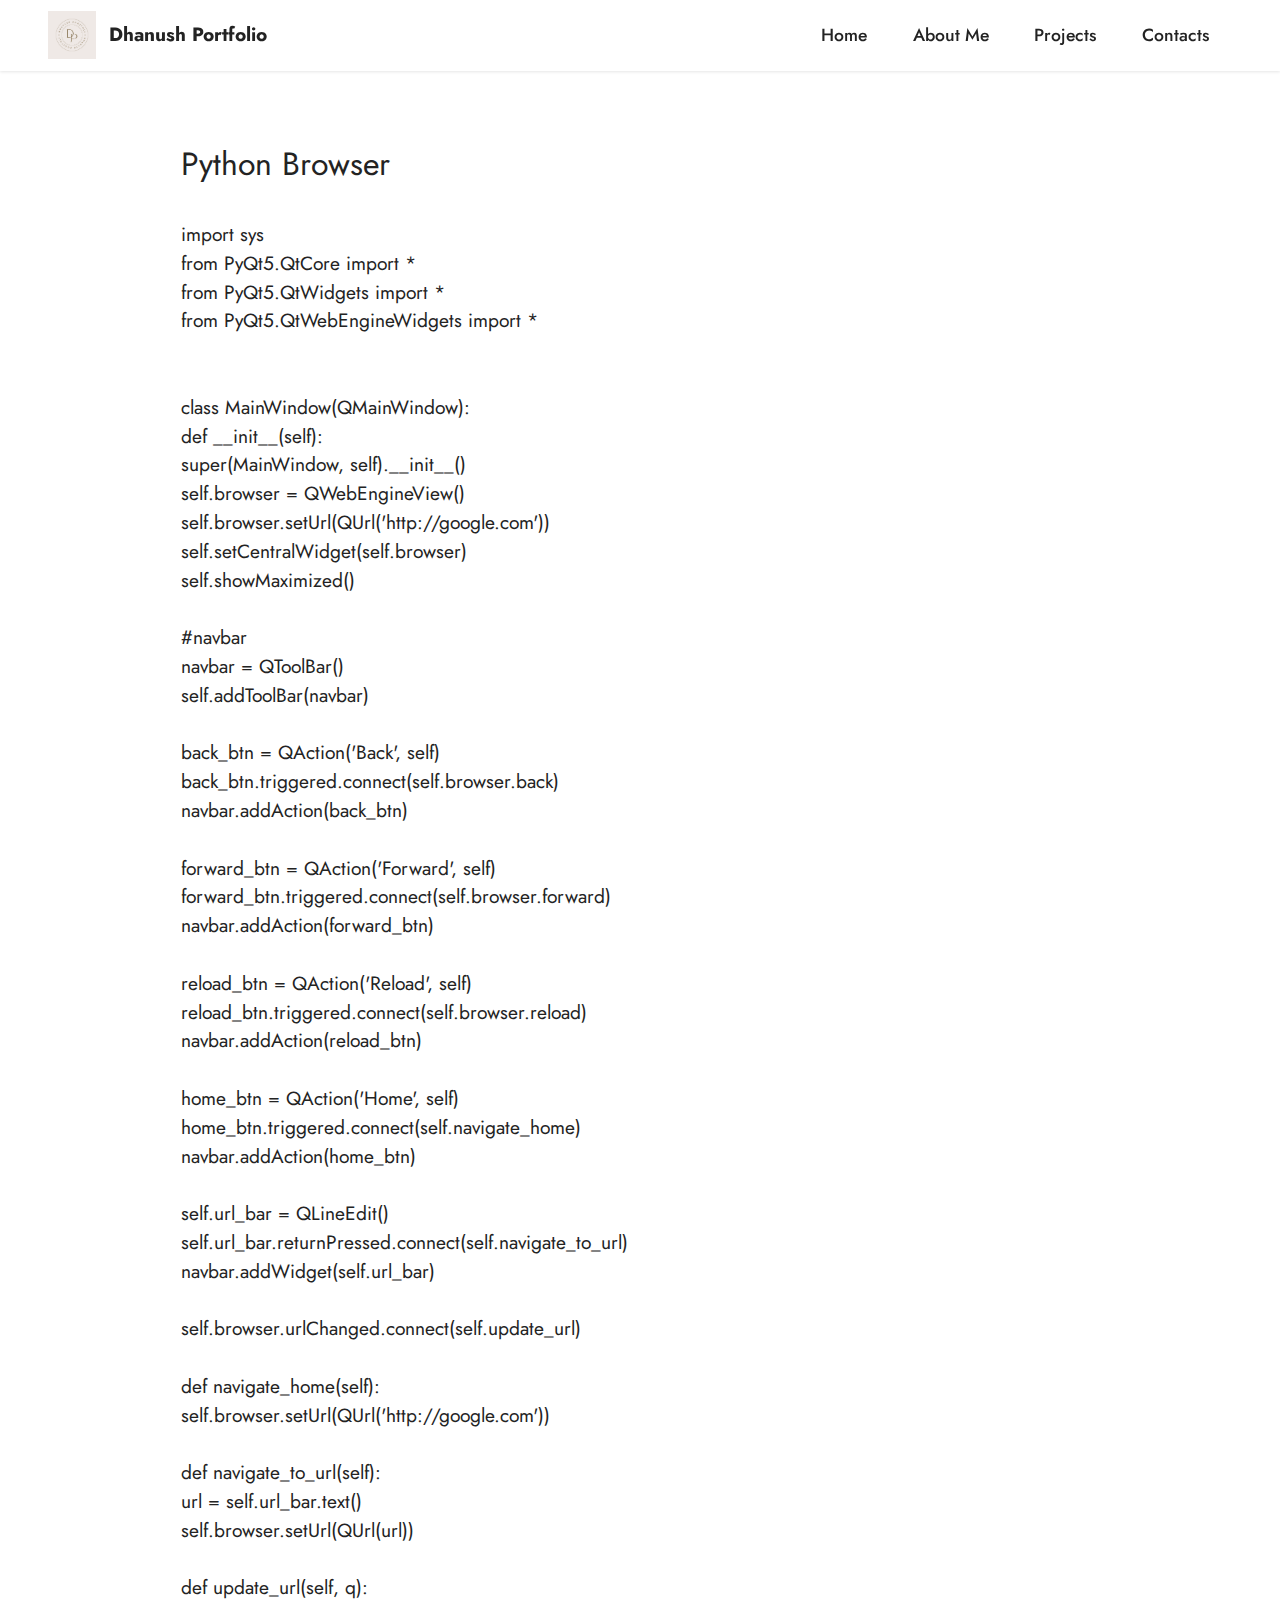
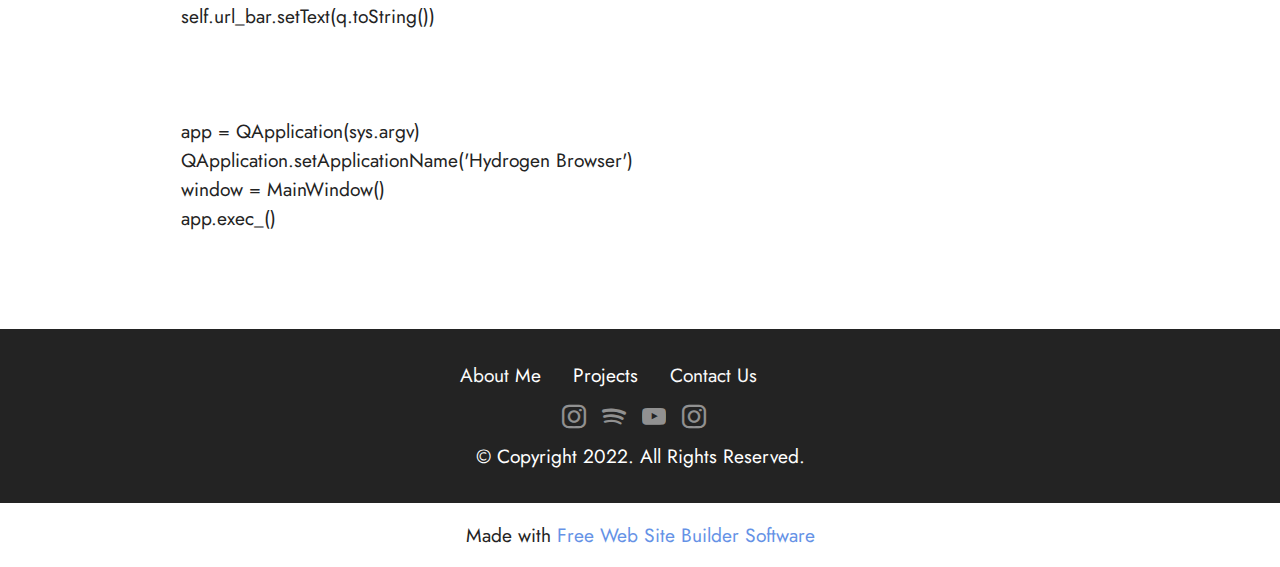
<file: web/page5.html>
<!DOCTYPE html>
<html  >
<head>
  <!-- Site made with Mobirise Website Builder v5.6.3, https://mobirise.com -->
  <meta charset="UTF-8">
  <meta http-equiv="X-UA-Compatible" content="IE=edge">
  <meta name="generator" content="Mobirise v5.6.3, mobirise.com">
  <meta name="viewport" content="width=device-width, initial-scale=1, minimum-scale=1">
  <link rel="shortcut icon" href="assets/images/p.png" type="image/x-icon">
  <meta name="description" content="">
  
  
  <title>browser</title>
  <link rel="stylesheet" href="assets/bootstrap/css/bootstrap.min.css">
  <link rel="stylesheet" href="assets/bootstrap/css/bootstrap-grid.min.css">
  <link rel="stylesheet" href="assets/bootstrap/css/bootstrap-reboot.min.css">
  <link rel="stylesheet" href="assets/dropdown/css/style.css">
  <link rel="stylesheet" href="assets/socicon/css/styles.css">
  <link rel="stylesheet" href="assets/theme/css/style.css">
  <link rel="preload" href="https://fonts.googleapis.com/css2?family=Jost:ital,wght@0,400;0,700;1,400;1,700&display=swap&display=swap" as="style" onload="this.onload=null;this.rel='stylesheet'">
  <noscript><link rel="stylesheet" href="https://fonts.googleapis.com/css2?family=Jost:ital,wght@0,400;0,700;1,400;1,700&display=swap&display=swap"></noscript>
  <link rel="preload" as="style" href="assets/mobirise/css/mbr-additional.css"><link rel="stylesheet" href="assets/mobirise/css/mbr-additional.css" type="text/css">
  
  
  
  
</head>
<body>
  
  <section data-bs-version="5.1" class="menu menu1 cid-sYzP2zy2hv" once="menu" id="menu1-14">
    

    <nav class="navbar navbar-dropdown navbar-fixed-top navbar-expand-lg">
        <div class="container-fluid">
            <div class="navbar-brand">
                <span class="navbar-logo">
                    <a href="https://mobiri.se">
                        <img src="assets/images/p.png" alt="Mobirise Website Builder" style="height: 3rem;">
                    </a>
                </span>
                <span class="navbar-caption-wrap"><a class="navbar-caption text-black display-7" href="https://mobiri.se">Dhanush Portfolio</a></span>
            </div>
            <button class="navbar-toggler" type="button" data-toggle="collapse" data-bs-toggle="collapse" data-target="#navbarSupportedContent" data-bs-target="#navbarSupportedContent" aria-controls="navbarNavAltMarkup" aria-expanded="false" aria-label="Toggle navigation">
                <div class="hamburger">
                    <span></span>
                    <span></span>
                    <span></span>
                    <span></span>
                </div>
            </button>
            <div class="collapse navbar-collapse" id="navbarSupportedContent">
                <ul class="navbar-nav nav-dropdown nav-right" data-app-modern-menu="true"><li class="nav-item"><a class="nav-link link text-black text-primary display-4" href="index.html">Home</a></li><li class="nav-item"><a class="nav-link link text-black text-primary display-4" href="page1.html">
                            About Me</a></li>
                    <li class="nav-item"><a class="nav-link link text-black text-primary display-4" href="page2.html">Projects</a></li>
                    <li class="nav-item"><a class="nav-link link text-black text-primary display-4" href="page7.html">Contacts</a>
                    </li></ul>
                
                
            </div>
        </div>
    </nav>
</section>

<section data-bs-version="5.1" class="content5 cid-sYzII3dKHY" id="content5-r">
    
    <div class="container">
        <div class="row justify-content-center">
            <div class="col-md-12 col-lg-10">
                
                <h4 class="mbr-section-subtitle mbr-fonts-style mb-4 display-5">
                    Python Browser</h4>
                <p class="mbr-text mbr-fonts-style display-7">import sys
<br>from PyQt5.QtCore import *
<br>from PyQt5.QtWidgets import *
<br>from PyQt5.QtWebEngineWidgets import *
<br>
<br>
<br>class MainWindow(QMainWindow):
<br>    def __init__(self):
<br>        super(MainWindow, self).__init__()
<br>        self.browser = QWebEngineView()
<br>        self.browser.setUrl(QUrl('http://google.com'))
<br>        self.setCentralWidget(self.browser)
<br>        self.showMaximized()
<br>
<br>        #navbar
<br>        navbar = QToolBar()
<br>        self.addToolBar(navbar)
<br>
<br>        back_btn = QAction('Back', self)
<br>        back_btn.triggered.connect(self.browser.back)
<br>        navbar.addAction(back_btn)
<br>
<br>        forward_btn = QAction('Forward', self)
<br>        forward_btn.triggered.connect(self.browser.forward)
<br>        navbar.addAction(forward_btn)
<br>
<br>        reload_btn = QAction('Reload', self)
<br>        reload_btn.triggered.connect(self.browser.reload)
<br>        navbar.addAction(reload_btn)
<br>
<br>        home_btn = QAction('Home', self)
<br>        home_btn.triggered.connect(self.navigate_home)
<br>        navbar.addAction(home_btn)
<br>
<br>        self.url_bar = QLineEdit()
<br>        self.url_bar.returnPressed.connect(self.navigate_to_url)
<br>        navbar.addWidget(self.url_bar)
<br>
<br>        self.browser.urlChanged.connect(self.update_url)
<br>
<br>    def navigate_home(self):
<br>        self.browser.setUrl(QUrl('http://google.com'))
<br>
<br>    def navigate_to_url(self):
<br>        url = self.url_bar.text()
<br>        self.browser.setUrl(QUrl(url))
<br>
<br>    def update_url(self, q):
<br>        self.url_bar.setText(q.toString())
<br>
<br>
<br>
<br>app = QApplication(sys.argv)
<br>QApplication.setApplicationName('Hydrogen Browser')
<br>window = MainWindow()
<br>app.exec_()</p>
            </div>
        </div>
    </div>
</section>

<section data-bs-version="5.1" class="footer3 cid-sYziRXlZtI" once="footers" id="footer3-q">

    

    

    <div class="container">
        <div class="media-container-row align-center mbr-white">
            <div class="row row-links">
                <ul class="foot-menu">
                    
                    
                    
                    
                    
                <li class="foot-menu-item mbr-fonts-style display-7">
                        <a class="text-white text-primary" href="page1.html" target="_blank">About</a>&nbsp;Me</li><li class="foot-menu-item mbr-fonts-style display-7">Projects</li><li class="foot-menu-item mbr-fonts-style display-7">
                        <a class="text-white text-primary" href="page7.html" target="_blank">Contact Us</a>
                    </li><li class="foot-menu-item mbr-fonts-style display-7"></li><li class="foot-menu-item mbr-fonts-style display-7"></li></ul>
            </div>
            <div class="row social-row">
                <div class="social-list align-right pb-2">
                    
                    
                    
                    
                    
                    
                <div class="soc-item">
                        <a href="https://twitter.com" target="_blank">
                            <span class="mbr-iconfont mbr-iconfont-social socicon-instagram socicon"></span>
                        </a>
                    </div><div class="soc-item">
                        <a href="https://www.spotify.com" target="_blank">
                            <span class="mbr-iconfont mbr-iconfont-social socicon-spotify socicon"></span>
                        </a>
                    </div><div class="soc-item">
                        <a href="https://www.youtube.com" target="_blank">
                            <span class="socicon-youtube socicon mbr-iconfont mbr-iconfont-social"></span>
                        </a>
                    </div><div class="soc-item">
                        <a href="https://www.instagram.com/who_are_you_2007_/" target="_blank">
                            <span class="socicon-instagram socicon mbr-iconfont mbr-iconfont-social"></span>
                        </a>
                    </div></div>
            </div>
            <div class="row row-copirayt">
                <p class="mbr-text mb-0 mbr-fonts-style mbr-white align-center display-7">
                    © Copyright 2022. All Rights Reserved.
                </p>
            </div>
        </div>
    </div>
</section><section class="display-7" style="padding: 0;align-items: center;justify-content: center;flex-wrap: wrap;    align-content: center;display: flex;position: relative;height: 4rem;"><a href="https://mobiri.se/2711662" style="flex: 1 1;height: 4rem;position: absolute;width: 100%;z-index: 1;"><img alt="" style="height: 4rem;" src="[data-uri]"></a><p style="margin: 0;text-align: center;" class="display-7">Made with &#8204;</p><a style="z-index:1" href="https://mobirise.com"> Free Web Site  Builder Software</a></section><script src="assets/bootstrap/js/bootstrap.bundle.min.js"></script>  <script src="assets/smoothscroll/smooth-scroll.js"></script>  <script src="assets/ytplayer/index.js"></script>  <script src="assets/dropdown/js/navbar-dropdown.js"></script>  <script src="assets/theme/js/script.js"></script>  
  
  
</body>
</html>
</file>
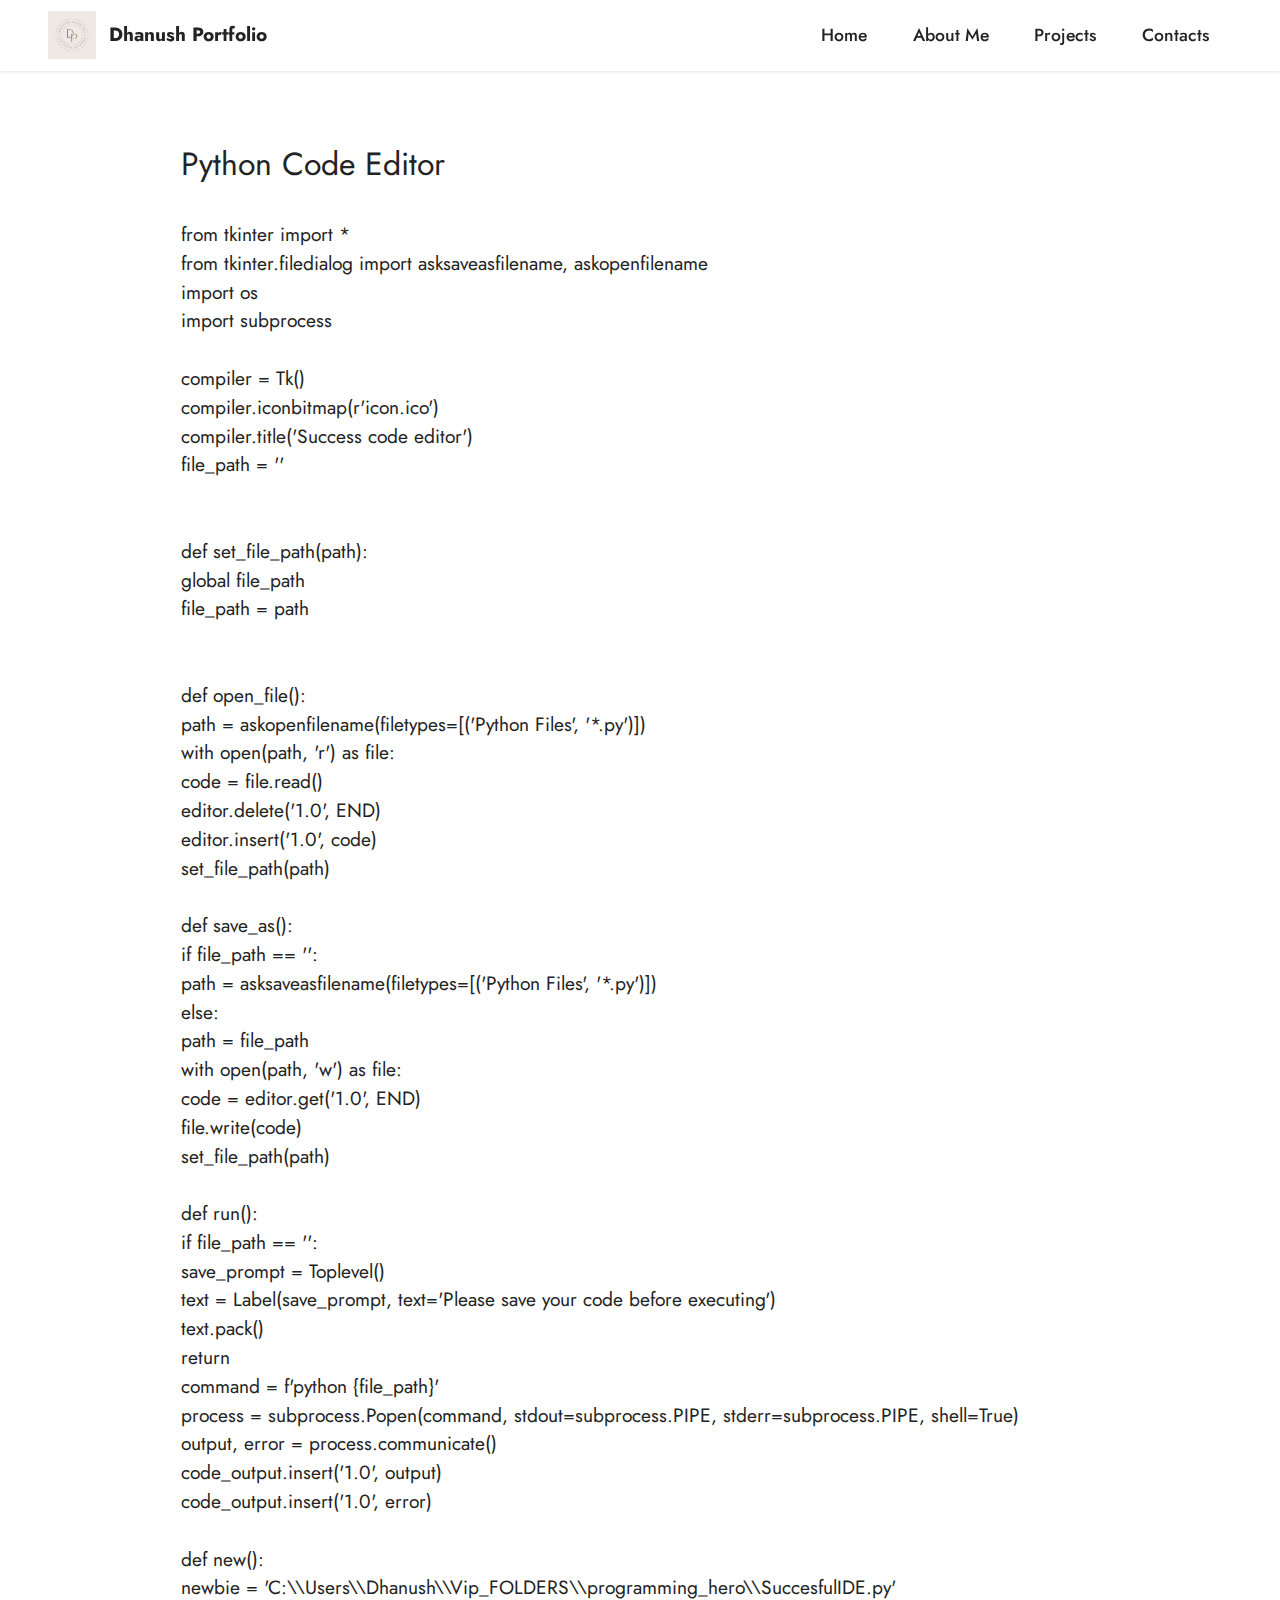
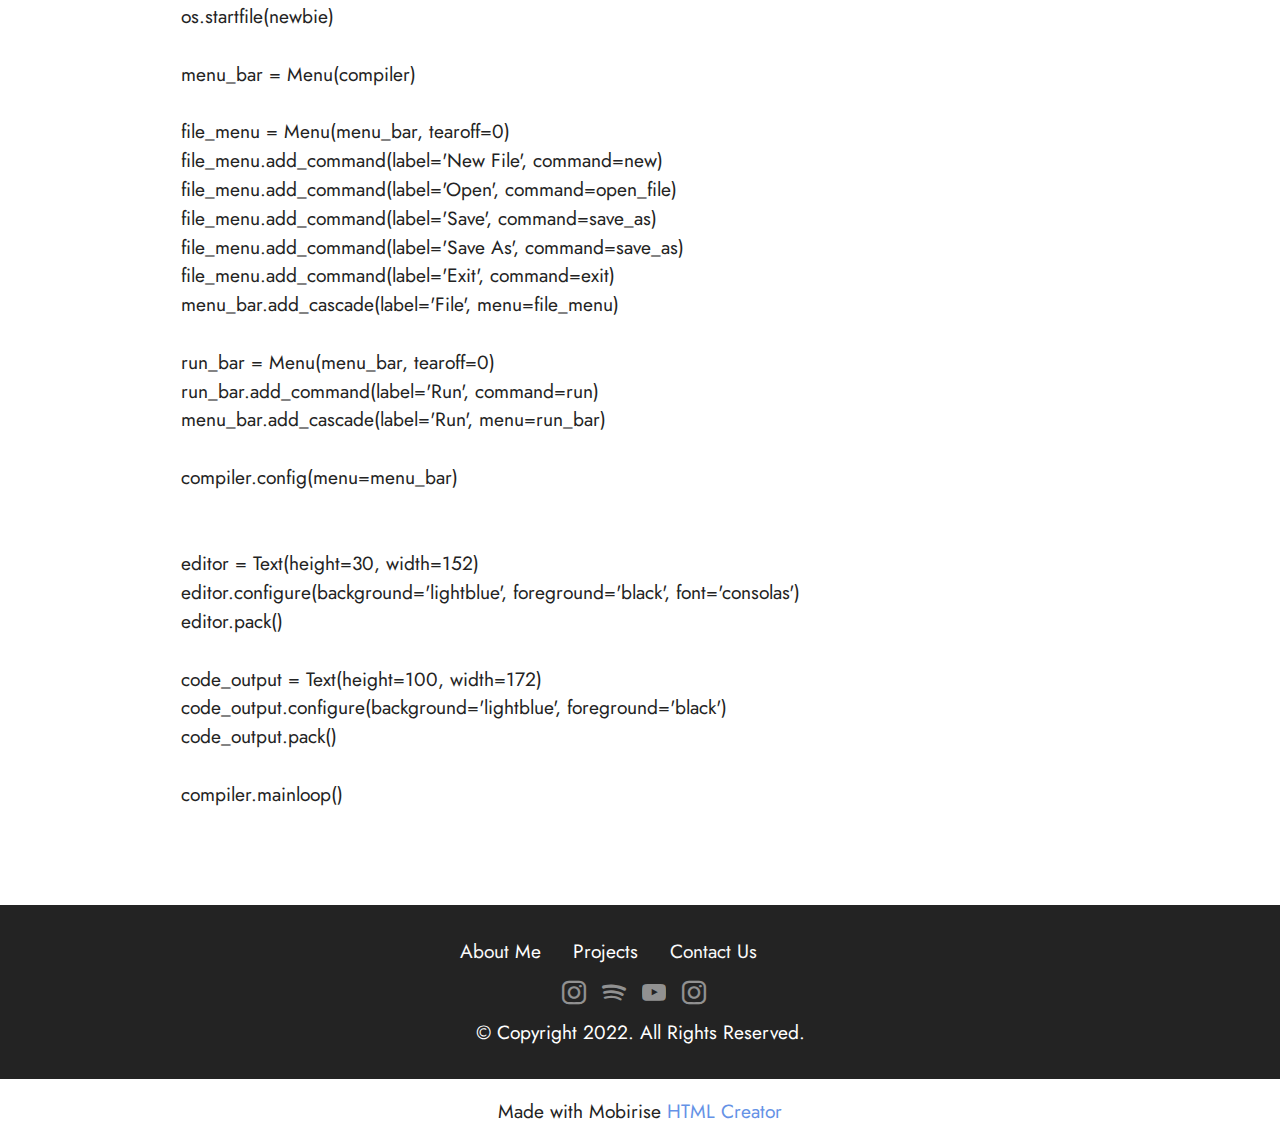
<file: web/page6.html>
<!DOCTYPE html>
<html  >
<head>
  <!-- Site made with Mobirise Website Builder v5.6.3, https://mobirise.com -->
  <meta charset="UTF-8">
  <meta http-equiv="X-UA-Compatible" content="IE=edge">
  <meta name="generator" content="Mobirise v5.6.3, mobirise.com">
  <meta name="viewport" content="width=device-width, initial-scale=1, minimum-scale=1">
  <link rel="shortcut icon" href="assets/images/p.png" type="image/x-icon">
  <meta name="description" content="">
  
  
  <title>code editor</title>
  <link rel="stylesheet" href="assets/bootstrap/css/bootstrap.min.css">
  <link rel="stylesheet" href="assets/bootstrap/css/bootstrap-grid.min.css">
  <link rel="stylesheet" href="assets/bootstrap/css/bootstrap-reboot.min.css">
  <link rel="stylesheet" href="assets/dropdown/css/style.css">
  <link rel="stylesheet" href="assets/socicon/css/styles.css">
  <link rel="stylesheet" href="assets/theme/css/style.css">
  <link rel="preload" href="https://fonts.googleapis.com/css2?family=Jost:ital,wght@0,400;0,700;1,400;1,700&display=swap&display=swap" as="style" onload="this.onload=null;this.rel='stylesheet'">
  <noscript><link rel="stylesheet" href="https://fonts.googleapis.com/css2?family=Jost:ital,wght@0,400;0,700;1,400;1,700&display=swap&display=swap"></noscript>
  <link rel="preload" as="style" href="assets/mobirise/css/mbr-additional.css"><link rel="stylesheet" href="assets/mobirise/css/mbr-additional.css" type="text/css">
  
  
  
  
</head>
<body>
  
  <section data-bs-version="5.1" class="menu menu1 cid-sYzQiUq3bg" once="menu" id="menu1-17">
    

    <nav class="navbar navbar-dropdown navbar-fixed-top navbar-expand-lg">
        <div class="container-fluid">
            <div class="navbar-brand">
                <span class="navbar-logo">
                    <a href="https://mobiri.se">
                        <img src="assets/images/p.png" alt="Mobirise Website Builder" style="height: 3rem;">
                    </a>
                </span>
                <span class="navbar-caption-wrap"><a class="navbar-caption text-black display-7" href="https://mobiri.se">Dhanush Portfolio</a></span>
            </div>
            <button class="navbar-toggler" type="button" data-toggle="collapse" data-bs-toggle="collapse" data-target="#navbarSupportedContent" data-bs-target="#navbarSupportedContent" aria-controls="navbarNavAltMarkup" aria-expanded="false" aria-label="Toggle navigation">
                <div class="hamburger">
                    <span></span>
                    <span></span>
                    <span></span>
                    <span></span>
                </div>
            </button>
            <div class="collapse navbar-collapse" id="navbarSupportedContent">
                <ul class="navbar-nav nav-dropdown nav-right" data-app-modern-menu="true"><li class="nav-item"><a class="nav-link link text-black text-primary display-4" href="index.html">Home</a></li><li class="nav-item"><a class="nav-link link text-black text-primary display-4" href="page1.html">
                            About Me</a></li>
                    <li class="nav-item"><a class="nav-link link text-black text-primary display-4" href="page2.html">Projects</a></li>
                    <li class="nav-item"><a class="nav-link link text-black text-primary display-4" href="page7.html">Contacts</a>
                    </li></ul>
                
                
            </div>
        </div>
    </nav>
</section>

<section data-bs-version="5.1" class="content5 cid-sYzJa6emcw" id="content5-u">
    
    <div class="container">
        <div class="row justify-content-center">
            <div class="col-md-12 col-lg-10">
                
                <h4 class="mbr-section-subtitle mbr-fonts-style mb-4 display-5">
                    Python Code Editor</h4>
                <p class="mbr-text mbr-fonts-style display-7">from tkinter import *
<br>from tkinter.filedialog import asksaveasfilename, askopenfilename
<br>import os
<br>import subprocess
<br>
<br>compiler = Tk()
<br>compiler.iconbitmap(r'icon.ico')
<br>compiler.title('Success code editor')
<br>file_path = ''
<br>
<br>
<br>def set_file_path(path):
<br>    global file_path
<br>    file_path = path
<br>
<br>
<br>def open_file():
<br>    path = askopenfilename(filetypes=[('Python Files', '*.py')])
<br>    with open(path, 'r') as file:
<br>        code = file.read()
<br>        editor.delete('1.0', END)
<br>        editor.insert('1.0', code)
<br>        set_file_path(path)
<br>
<br>def save_as():
<br>    if file_path == '': 
<br>        path = asksaveasfilename(filetypes=[('Python Files', '*.py')])
<br>    else:
<br>        path = file_path
<br>    with open(path, 'w') as file:
<br>        code = editor.get('1.0', END)
<br>        file.write(code)
<br>        set_file_path(path)
<br>
<br>def run():
<br>    if file_path == '':
<br>	    save_prompt = Toplevel()
<br>	    text = Label(save_prompt, text='Please save your code before executing')
<br>	    text.pack()
<br>	    return
<br>    command = f'python {file_path}'
<br>    process = subprocess.Popen(command, stdout=subprocess.PIPE, stderr=subprocess.PIPE, shell=True)
<br>    output, error = process.communicate()
<br>    code_output.insert('1.0', output)
<br>    code_output.insert('1.0',  error)
<br>
<br>def new():
<br>    newbie = 'C:\\Users\\Dhanush\\Vip_FOLDERS\\programming_hero\\SuccesfulIDE.py'
<br>    os.startfile(newbie)
<br>
<br>menu_bar = Menu(compiler)
<br>
<br>file_menu = Menu(menu_bar, tearoff=0)
<br>file_menu.add_command(label='New File', command=new)
<br>file_menu.add_command(label='Open', command=open_file)
<br>file_menu.add_command(label='Save', command=save_as)
<br>file_menu.add_command(label='Save As', command=save_as)
<br>file_menu.add_command(label='Exit', command=exit)
<br>menu_bar.add_cascade(label='File', menu=file_menu)
<br>
<br>run_bar = Menu(menu_bar, tearoff=0)
<br>run_bar.add_command(label='Run', command=run)
<br>menu_bar.add_cascade(label='Run', menu=run_bar)
<br>
<br>compiler.config(menu=menu_bar)
<br>
<br>
<br>editor = Text(height=30, width=152)
<br>editor.configure(background='lightblue', foreground='black', font='consolas')
<br>editor.pack()
<br>
<br>code_output = Text(height=100, width=172)
<br>code_output.configure(background='lightblue', foreground='black')
<br>code_output.pack()
<br>
<br>compiler.mainloop()</p>
            </div>
        </div>
    </div>
</section>

<section data-bs-version="5.1" class="footer3 cid-sYziRXlZtI" once="footers" id="footer3-t">

    

    

    <div class="container">
        <div class="media-container-row align-center mbr-white">
            <div class="row row-links">
                <ul class="foot-menu">
                    
                    
                    
                    
                    
                <li class="foot-menu-item mbr-fonts-style display-7">
                        <a class="text-white text-primary" href="page1.html" target="_blank">About</a>&nbsp;Me</li><li class="foot-menu-item mbr-fonts-style display-7">Projects</li><li class="foot-menu-item mbr-fonts-style display-7">
                        <a class="text-white text-primary" href="page7.html" target="_blank">Contact Us</a>
                    </li><li class="foot-menu-item mbr-fonts-style display-7"></li><li class="foot-menu-item mbr-fonts-style display-7"></li></ul>
            </div>
            <div class="row social-row">
                <div class="social-list align-right pb-2">
                    
                    
                    
                    
                    
                    
                <div class="soc-item">
                        <a href="https://twitter.com" target="_blank">
                            <span class="mbr-iconfont mbr-iconfont-social socicon-instagram socicon"></span>
                        </a>
                    </div><div class="soc-item">
                        <a href="https://www.spotify.com" target="_blank">
                            <span class="mbr-iconfont mbr-iconfont-social socicon-spotify socicon"></span>
                        </a>
                    </div><div class="soc-item">
                        <a href="https://www.youtube.com" target="_blank">
                            <span class="socicon-youtube socicon mbr-iconfont mbr-iconfont-social"></span>
                        </a>
                    </div><div class="soc-item">
                        <a href="https://www.instagram.com/who_are_you_2007_/" target="_blank">
                            <span class="socicon-instagram socicon mbr-iconfont mbr-iconfont-social"></span>
                        </a>
                    </div></div>
            </div>
            <div class="row row-copirayt">
                <p class="mbr-text mb-0 mbr-fonts-style mbr-white align-center display-7">
                    © Copyright 2022. All Rights Reserved.
                </p>
            </div>
        </div>
    </div>
</section><section class="display-7" style="padding: 0;align-items: center;justify-content: center;flex-wrap: wrap;    align-content: center;display: flex;position: relative;height: 4rem;"><a href="https://mobiri.se/2711662" style="flex: 1 1;height: 4rem;position: absolute;width: 100%;z-index: 1;"><img alt="" style="height: 4rem;" src="[data-uri]"></a><p style="margin: 0;text-align: center;" class="display-7">Made with Mobirise &#8204;</p><a style="z-index:1" href="https://mobirise.com/html-builder.html">HTML Creator</a></section><script src="assets/bootstrap/js/bootstrap.bundle.min.js"></script>  <script src="assets/smoothscroll/smooth-scroll.js"></script>  <script src="assets/ytplayer/index.js"></script>  <script src="assets/dropdown/js/navbar-dropdown.js"></script>  <script src="assets/theme/js/script.js"></script>  
  
  
</body>
</html>
</file>
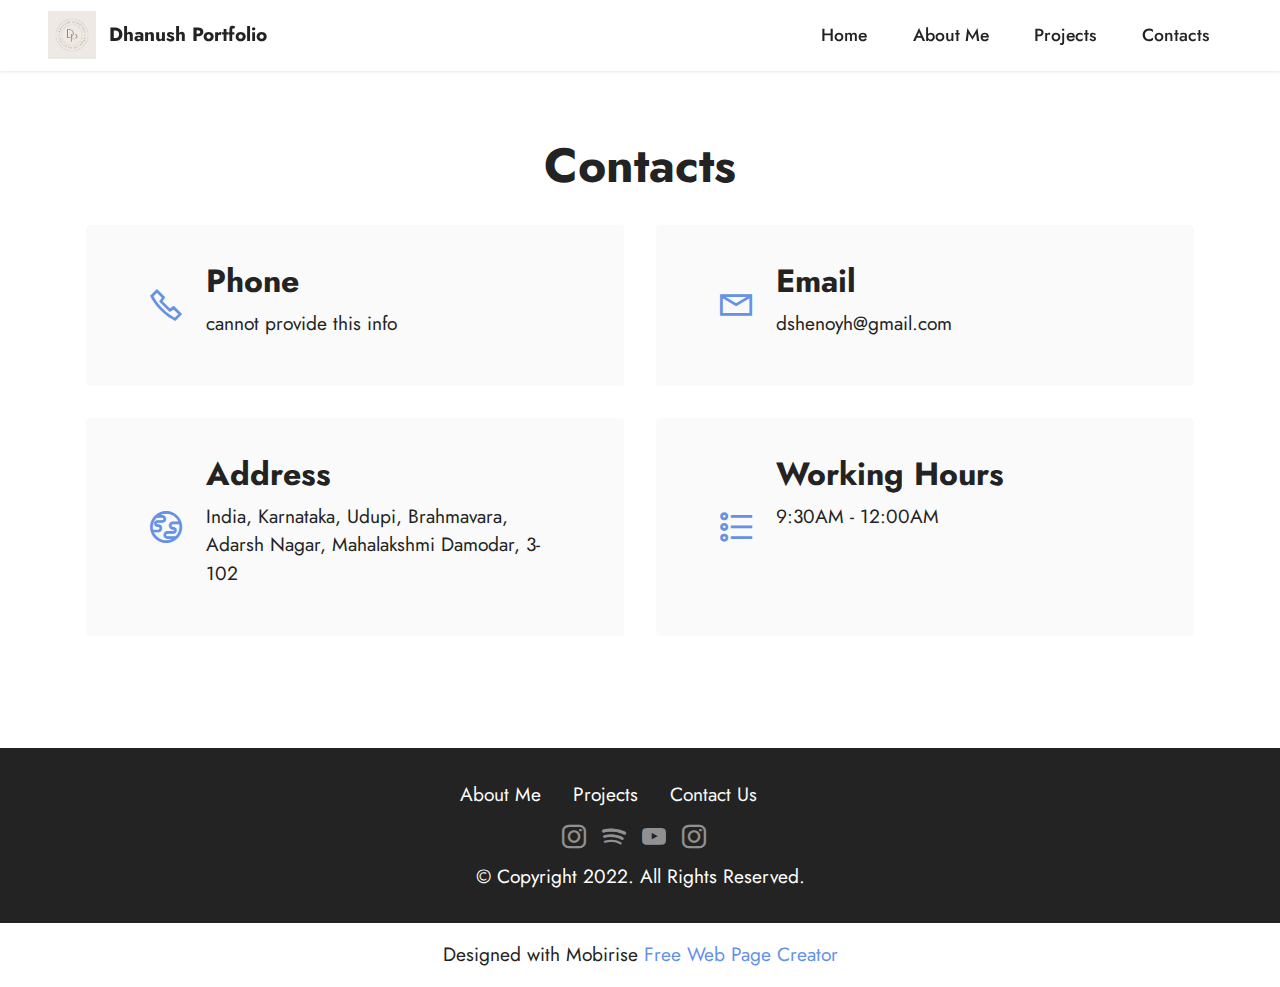
<file: web/page7.html>
<!DOCTYPE html>
<html  >
<head>
  <!-- Site made with Mobirise Website Builder v5.6.3, https://mobirise.com -->
  <meta charset="UTF-8">
  <meta http-equiv="X-UA-Compatible" content="IE=edge">
  <meta name="generator" content="Mobirise v5.6.3, mobirise.com">
  <meta name="viewport" content="width=device-width, initial-scale=1, minimum-scale=1">
  <link rel="shortcut icon" href="assets/images/p.png" type="image/x-icon">
  <meta name="description" content="">
  
  
  <title>contacts</title>
  <link rel="stylesheet" href="assets/web/assets/mobirise-icons2/mobirise2.css">
  <link rel="stylesheet" href="assets/bootstrap/css/bootstrap.min.css">
  <link rel="stylesheet" href="assets/bootstrap/css/bootstrap-grid.min.css">
  <link rel="stylesheet" href="assets/bootstrap/css/bootstrap-reboot.min.css">
  <link rel="stylesheet" href="assets/dropdown/css/style.css">
  <link rel="stylesheet" href="assets/socicon/css/styles.css">
  <link rel="stylesheet" href="assets/theme/css/style.css">
  <link rel="preload" href="https://fonts.googleapis.com/css2?family=Jost:ital,wght@0,400;0,700;1,400;1,700&display=swap&display=swap" as="style" onload="this.onload=null;this.rel='stylesheet'">
  <noscript><link rel="stylesheet" href="https://fonts.googleapis.com/css2?family=Jost:ital,wght@0,400;0,700;1,400;1,700&display=swap&display=swap"></noscript>
  <link rel="preload" as="style" href="assets/mobirise/css/mbr-additional.css"><link rel="stylesheet" href="assets/mobirise/css/mbr-additional.css" type="text/css">
  
  
  
  
</head>
<body>
  
  <section data-bs-version="5.1" class="menu menu1 cid-sYzOL1pGXb" once="menu" id="menu1-13">
    

    <nav class="navbar navbar-dropdown navbar-fixed-top navbar-expand-lg">
        <div class="container-fluid">
            <div class="navbar-brand">
                <span class="navbar-logo">
                    <a href="https://mobiri.se">
                        <img src="assets/images/p.png" alt="Mobirise Website Builder" style="height: 3rem;">
                    </a>
                </span>
                <span class="navbar-caption-wrap"><a class="navbar-caption text-black display-7" href="https://mobiri.se">Dhanush Portfolio</a></span>
            </div>
            <button class="navbar-toggler" type="button" data-toggle="collapse" data-bs-toggle="collapse" data-target="#navbarSupportedContent" data-bs-target="#navbarSupportedContent" aria-controls="navbarNavAltMarkup" aria-expanded="false" aria-label="Toggle navigation">
                <div class="hamburger">
                    <span></span>
                    <span></span>
                    <span></span>
                    <span></span>
                </div>
            </button>
            <div class="collapse navbar-collapse" id="navbarSupportedContent">
                <ul class="navbar-nav nav-dropdown nav-right" data-app-modern-menu="true"><li class="nav-item"><a class="nav-link link text-black text-primary display-4" href="index.html">Home</a></li><li class="nav-item"><a class="nav-link link text-black text-primary display-4" href="page1.html">
                            About Me</a></li>
                    <li class="nav-item"><a class="nav-link link text-black text-primary display-4" href="page2.html">Projects</a></li>
                    <li class="nav-item"><a class="nav-link link text-black text-primary display-4" href="page7.html">Contacts</a>
                    </li></ul>
                
                
            </div>
        </div>
    </nav>
</section>

<section data-bs-version="5.1" class="contacts2 cid-sYzKHppG4V" id="contacts2-x">
    <!---->
    
    
    <div class="container">
        <div class="mbr-section-head">
            <h3 class="mbr-section-title mbr-fonts-style align-center mb-0 display-2">
                <strong>Contacts</strong>
            </h3>
            
        </div>
        <div class="row justify-content-center mt-4">
            <div class="card col-12 col-md-6">
                <div class="card-wrapper">
                    <div class="image-wrapper">
                        <span class="mbr-iconfont mobi-mbri-phone mobi-mbri"></span>
                    </div>
                    <div class="text-wrapper">
                        <h6 class="card-title mbr-fonts-style mb-1 display-5">
                            <strong>Phone</strong>
                        </h6>
                        <p class="mbr-text mbr-fonts-style display-7">cannot provide this info</p>
                    </div>
                </div>
            </div>
            <div class="card col-12 col-md-6">
                <div class="card-wrapper">
                    <div class="image-wrapper">
                        <span class="mbr-iconfont mobi-mbri-letter mobi-mbri"></span>
                    </div>
                    <div class="text-wrapper">
                        <h6 class="card-title mbr-fonts-style mb-1 display-5">
                            <strong>Email</strong>
                        </h6>
                        <p class="mbr-text mbr-fonts-style display-7">dshenoyh@gmail.com</p>
                    </div>
                </div>
            </div>
            <div class="card col-12 col-md-6">
                <div class="card-wrapper">
                    <div class="image-wrapper">
                        <span class="mbr-iconfont mobi-mbri-globe mobi-mbri"></span>
                    </div>
                    <div class="text-wrapper">
                        <h6 class="card-title mbr-fonts-style mb-1 display-5">
                            <strong>Address</strong>
                        </h6>
                        <p class="mbr-text mbr-fonts-style display-7">India, Karnataka, Udupi, Brahmavara, Adarsh Nagar, Mahalakshmi Damodar, 3-102</p>
                    </div>
                </div>
            </div>
            <div class="card col-12 col-md-6">
                <div class="card-wrapper">
                    <div class="image-wrapper">
                        <span class="mbr-iconfont mobi-mbri-bulleted-list mobi-mbri"></span>
                    </div>
                    <div class="text-wrapper">
                        <h6 class="card-title mbr-fonts-style mb-1 display-5">
                            <strong>Working Hours</strong>
                        </h6>
                        <p class="mbr-text mbr-fonts-style display-7">
                            9:30AM - 12:00AM</p>
                    </div>
                </div>
            </div>
        </div>
    </div>
</section>

<section data-bs-version="5.1" class="footer3 cid-sYziRXlZtI" once="footers" id="footer3-w">

    

    

    <div class="container">
        <div class="media-container-row align-center mbr-white">
            <div class="row row-links">
                <ul class="foot-menu">
                    
                    
                    
                    
                    
                <li class="foot-menu-item mbr-fonts-style display-7">
                        <a class="text-white text-primary" href="page1.html" target="_blank">About</a>&nbsp;Me</li><li class="foot-menu-item mbr-fonts-style display-7">Projects</li><li class="foot-menu-item mbr-fonts-style display-7">
                        <a class="text-white text-primary" href="page7.html" target="_blank">Contact Us</a>
                    </li><li class="foot-menu-item mbr-fonts-style display-7"></li><li class="foot-menu-item mbr-fonts-style display-7"></li></ul>
            </div>
            <div class="row social-row">
                <div class="social-list align-right pb-2">
                    
                    
                    
                    
                    
                    
                <div class="soc-item">
                        <a href="https://twitter.com" target="_blank">
                            <span class="mbr-iconfont mbr-iconfont-social socicon-instagram socicon"></span>
                        </a>
                    </div><div class="soc-item">
                        <a href="https://www.spotify.com" target="_blank">
                            <span class="mbr-iconfont mbr-iconfont-social socicon-spotify socicon"></span>
                        </a>
                    </div><div class="soc-item">
                        <a href="https://www.youtube.com" target="_blank">
                            <span class="socicon-youtube socicon mbr-iconfont mbr-iconfont-social"></span>
                        </a>
                    </div><div class="soc-item">
                        <a href="https://www.instagram.com/who_are_you_2007_/" target="_blank">
                            <span class="socicon-instagram socicon mbr-iconfont mbr-iconfont-social"></span>
                        </a>
                    </div></div>
            </div>
            <div class="row row-copirayt">
                <p class="mbr-text mb-0 mbr-fonts-style mbr-white align-center display-7">
                    © Copyright 2022. All Rights Reserved.
                </p>
            </div>
        </div>
    </div>
</section><section class="display-7" style="padding: 0;align-items: center;justify-content: center;flex-wrap: wrap;    align-content: center;display: flex;position: relative;height: 4rem;"><a href="https://mobiri.se/2711662" style="flex: 1 1;height: 4rem;position: absolute;width: 100%;z-index: 1;"><img alt="" style="height: 4rem;" src="[data-uri]"></a><p style="margin: 0;text-align: center;" class="display-7">Designed with Mobirise &#8204;</p><a style="z-index:1" href="https://mobirise.com/web-page-maker.html">Free Web Page Creator</a></section><script src="assets/bootstrap/js/bootstrap.bundle.min.js"></script>  <script src="assets/smoothscroll/smooth-scroll.js"></script>  <script src="assets/ytplayer/index.js"></script>  <script src="assets/dropdown/js/navbar-dropdown.js"></script>  <script src="assets/theme/js/script.js"></script>  
  
  
</body>
</html>
</file>
<file: web/assets/web/assets/mobirise-icons2/mobirise2.css>
@font-face {
  font-family: 'Moririse2';
  font-display: swap;
  src:  url('mobirise2.eot?f2bix4');
  src:  url('mobirise2.eot?f2bix4#iefix') format('embedded-opentype'),
    url('mobirise2.ttf?f2bix4') format('truetype'),
    url('mobirise2.woff?f2bix4') format('woff'),
    url('mobirise2.svg?f2bix4#mobirise2') format('svg');
  font-weight: normal;
  font-style: normal;
}

[class^="mobi-"], [class*=" mobi-"] {
  /* use !important to prevent issues with browser extensions that change fonts */
  font-family: 'Moririse2' !important;
  speak: none;
  font-style: normal;
  font-weight: normal;
  font-variant: normal;
  text-transform: none;
  line-height: 1;

  /* Better Font Rendering =========== */
  -webkit-font-smoothing: antialiased;
  -moz-osx-font-smoothing: grayscale;
}

.mobi-mbri-add-submenu:before {
  content: "\e900";
}
.mobi-mbri-alert:before {
  content: "\e901";
}
.mobi-mbri-align-center:before {
  content: "\e902";
}
.mobi-mbri-align-justify:before {
  content: "\e903";
}
.mobi-mbri-align-left:before {
  content: "\e904";
}
.mobi-mbri-align-right:before {
  content: "\e905";
}
.mobi-mbri-android:before {
  content: "\e906";
}
.mobi-mbri-apple:before {
  content: "\e907";
}
.mobi-mbri-arrow-down:before {
  content: "\e908";
}
.mobi-mbri-arrow-next:before {
  content: "\e909";
}
.mobi-mbri-arrow-prev:before {
  content: "\e90a";
}
.mobi-mbri-arrow-up:before {
  content: "\e90b";
}
.mobi-mbri-bold:before {
  content: "\e90c";
}
.mobi-mbri-bookmark:before {
  content: "\e90d";
}
.mobi-mbri-bootstrap:before {
  content: "\e90e";
}
.mobi-mbri-briefcase:before {
  content: "\e90f";
}
.mobi-mbri-browse:before {
  content: "\e910";
}
.mobi-mbri-bulleted-list:before {
  content: "\e911";
}
.mobi-mbri-calendar:before {
  content: "\e912";
}
.mobi-mbri-camera:before {
  content: "\e913";
}
.mobi-mbri-cart-add:before {
  content: "\e914";
}
.mobi-mbri-cart-full:before {
  content: "\e915";
}
.mobi-mbri-cash:before {
  content: "\e916";
}
.mobi-mbri-change-style:before {
  content: "\e917";
}
.mobi-mbri-chat:before {
  content: "\e918";
}
.mobi-mbri-clock:before {
  content: "\e919";
}
.mobi-mbri-close:before {
  content: "\e91a";
}
.mobi-mbri-cloud:before {
  content: "\e91b";
}
.mobi-mbri-code:before {
  content: "\e91c";
}
.mobi-mbri-contact-form:before {
  content: "\e91d";
}
.mobi-mbri-credit-card:before {
  content: "\e91e";
}
.mobi-mbri-cursor-click:before {
  content: "\e91f";
}
.mobi-mbri-cust-feedback:before {
  content: "\e920";
}
.mobi-mbri-database:before {
  content: "\e921";
}
.mobi-mbri-delivery:before {
  content: "\e922";
}
.mobi-mbri-desktop:before {
  content: "\e923";
}
.mobi-mbri-devices:before {
  content: "\e924";
}
.mobi-mbri-down:before {
  content: "\e925";
}
.mobi-mbri-download-2:before {
  content: "\e926";
}
.mobi-mbri-download:before {
  content: "\e927";
}
.mobi-mbri-drag-n-drop-2:before {
  content: "\e928";
}
.mobi-mbri-drag-n-drop:before {
  content: "\e929";
}
.mobi-mbri-edit-2:before {
  content: "\e92a";
}
.mobi-mbri-edit:before {
  content: "\e92b";
}
.mobi-mbri-error:before {
  content: "\e92c";
}
.mobi-mbri-extension:before {
  content: "\e92d";
}
.mobi-mbri-features:before {
  content: "\e92e";
}
.mobi-mbri-file:before {
  content: "\e92f";
}
.mobi-mbri-flag:before {
  content: "\e930";
}
.mobi-mbri-folder:before {
  content: "\e931";
}
.mobi-mbri-gift:before {
  content: "\e932";
}
.mobi-mbri-github:before {
  content: "\e933";
}
.mobi-mbri-globe-2:before {
  content: "\e934";
}
.mobi-mbri-globe:before {
  content: "\e935";
}
.mobi-mbri-growing-chart:before {
  content: "\e936";
}
.mobi-mbri-hearth:before {
  content: "\e937";
}
.mobi-mbri-help:before {
  content: "\e938";
}
.mobi-mbri-home:before {
  content: "\e939";
}
.mobi-mbri-hot-cup:before {
  content: "\e93a";
}
.mobi-mbri-idea:before {
  content: "\e93b";
}
.mobi-mbri-image-gallery:before {
  content: "\e93c";
}
.mobi-mbri-image-slider:before {
  content: "\e93d";
}
.mobi-mbri-info:before {
  content: "\e93e";
}
.mobi-mbri-italic:before {
  content: "\e93f";
}
.mobi-mbri-key:before {
  content: "\e940";
}
.mobi-mbri-laptop:before {
  content: "\e941";
}
.mobi-mbri-layers:before {
  content: "\e942";
}
.mobi-mbri-left-right:before {
  content: "\e943";
}
.mobi-mbri-left:before {
  content: "\e944";
}
.mobi-mbri-letter:before {
  content: "\e945";
}
.mobi-mbri-like:before {
  content: "\e946";
}
.mobi-mbri-link:before {
  content: "\e947";
}
.mobi-mbri-lock:before {
  content: "\e948";
}
.mobi-mbri-login:before {
  content: "\e949";
}
.mobi-mbri-logout:before {
  content: "\e94a";
}
.mobi-mbri-magic-stick:before {
  content: "\e94b";
}
.mobi-mbri-map-pin:before {
  content: "\e94c";
}
.mobi-mbri-menu:before {
  content: "\e94d";
}
.mobi-mbri-mobile-2:before {
  content: "\e94e";
}
.mobi-mbri-mobile-horizontal:before {
  content: "\e94f";
}
.mobi-mbri-mobile:before {
  content: "\e950";
}
.mobi-mbri-mobirise:before {
  content: "\e951";
}
.mobi-mbri-more-horizontal:before {
  content: "\e952";
}
.mobi-mbri-more-vertical:before {
  content: "\e953";
}
.mobi-mbri-music:before {
  content: "\e954";
}
.mobi-mbri-new-file:before {
  content: "\e955";
}
.mobi-mbri-numbered-list:before {
  content: "\e956";
}
.mobi-mbri-opened-folder:before {
  content: "\e957";
}
.mobi-mbri-pages:before {
  content: "\e958";
}
.mobi-mbri-paper-plane:before {
  content: "\e959";
}
.mobi-mbri-paperclip:before {
  content: "\e95a";
}
.mobi-mbri-phone:before {
  content: "\e95b";
}
.mobi-mbri-photo:before {
  content: "\e95c";
}
.mobi-mbri-photos:before {
  content: "\e95d";
}
.mobi-mbri-pin:before {
  content: "\e95e";
}
.mobi-mbri-play:before {
  content: "\e95f";
}
.mobi-mbri-plus:before {
  content: "\e960";
}
.mobi-mbri-preview:before {
  content: "\e961";
}
.mobi-mbri-print:before {
  content: "\e962";
}
.mobi-mbri-protect:before {
  content: "\e963";
}
.mobi-mbri-question:before {
  content: "\e964";
}
.mobi-mbri-quote-left:before {
  content: "\e965";
}
.mobi-mbri-quote-right:before {
  content: "\e966";
}
.mobi-mbri-redo:before {
  content: "\e967";
}
.mobi-mbri-refresh:before {
  content: "\e968";
}
.mobi-mbri-responsive-2:before {
  content: "\e969";
}
.mobi-mbri-responsive:before {
  content: "\e96a";
}
.mobi-mbri-right:before {
  content: "\e96b";
}
.mobi-mbri-rocket:before {
  content: "\e96c";
}
.mobi-mbri-sad-face:before {
  content: "\e96d";
}
.mobi-mbri-sale:before {
  content: "\e96e";
}
.mobi-mbri-save:before {
  content: "\e96f";
}
.mobi-mbri-search:before {
  content: "\e970";
}
.mobi-mbri-setting-2:before {
  content: "\e971";
}
.mobi-mbri-setting-3:before {
  content: "\e972";
}
.mobi-mbri-setting:before {
  content: "\e973";
}
.mobi-mbri-share:before {
  content: "\e974";
}
.mobi-mbri-shopping-bag:before {
  content: "\e975";
}
.mobi-mbri-shopping-basket:before {
  content: "\e976";
}
.mobi-mbri-shopping-cart:before {
  content: "\e977";
}
.mobi-mbri-sites:before {
  content: "\e978";
}
.mobi-mbri-smile-face:before {
  content: "\e979";
}
.mobi-mbri-speed:before {
  content: "\e97a";
}
.mobi-mbri-star:before {
  content: "\e97b";
}
.mobi-mbri-success:before {
  content: "\e97c";
}
.mobi-mbri-sun:before {
  content: "\e97d";
}
.mobi-mbri-sun2:before {
  content: "\e97e";
}
.mobi-mbri-tablet-vertical:before {
  content: "\e97f";
}
.mobi-mbri-tablet:before {
  content: "\e980";
}
.mobi-mbri-target:before {
  content: "\e981";
}
.mobi-mbri-timer:before {
  content: "\e982";
}
.mobi-mbri-to-ftp:before {
  content: "\e983";
}
.mobi-mbri-to-local-drive:before {
  content: "\e984";
}
.mobi-mbri-touch-swipe:before {
  content: "\e985";
}
.mobi-mbri-touch:before {
  content: "\e986";
}
.mobi-mbri-trash:before {
  content: "\e987";
}
.mobi-mbri-underline:before {
  content: "\e988";
}
.mobi-mbri-undo:before {
  content: "\e989";
}
.mobi-mbri-unlink:before {
  content: "\e98a";
}
.mobi-mbri-unlock:before {
  content: "\e98b";
}
.mobi-mbri-up-down:before {
  content: "\e98c";
}
.mobi-mbri-up:before {
  content: "\e98d";
}
.mobi-mbri-update:before {
  content: "\e98e";
}
.mobi-mbri-upload-2:before {
  content: "\e98f";
}
.mobi-mbri-upload:before {
  content: "\e990";
}
.mobi-mbri-user-2:before {
  content: "\e991";
}
.mobi-mbri-user:before {
  content: "\e992";
}
.mobi-mbri-users:before {
  content: "\e993";
}
.mobi-mbri-video-play:before {
  content: "\e994";
}
.mobi-mbri-video:before {
  content: "\e995";
}
.mobi-mbri-watch:before {
  content: "\e996";
}
.mobi-mbri-website-theme-2:before {
  content: "\e997";
}
.mobi-mbri-website-theme:before {
  content: "\e998";
}
.mobi-mbri-wifi:before {
  content: "\e999";
}
.mobi-mbri-windows:before {
  content: "\e99a";
}
.mobi-mbri-zoom-in:before {
  content: "\e99b";
}
.mobi-mbri-zoom-out:before {
  content: "\e99c";
}
</file>
<file: web/assets/dropdown/css/style.css>
.navbar-dropdown {
  left: 0;
  padding: 0;
  position: absolute;
  right: 0;
  top: 0;
  transition: all 0.45s ease;
  z-index: 1030;
  background: #282828; }
  .navbar-dropdown .navbar-logo {
    margin-right: 0.8rem;
    transition: margin 0.3s ease-in-out;
    vertical-align: middle; }
    .navbar-dropdown .navbar-logo img {
      height: 3.125rem;
      transition: all 0.3s ease-in-out; }
    .navbar-dropdown .navbar-logo.mbr-iconfont {
      font-size: 3.125rem;
      line-height: 3.125rem; }
  .navbar-dropdown .navbar-caption {
    font-weight: 700;
    white-space: normal;
    vertical-align: -4px;
    line-height: 3.125rem !important; }
    .navbar-dropdown .navbar-caption, .navbar-dropdown .navbar-caption:hover {
      color: inherit;
      text-decoration: none; }
  .navbar-dropdown .mbr-iconfont + .navbar-caption {
    vertical-align: -1px; }
  .navbar-dropdown.navbar-fixed-top {
    position: fixed; }
  .navbar-dropdown .navbar-brand span {
    vertical-align: -4px; }
  .navbar-dropdown.bg-color.transparent {
    background: none; }
  .navbar-dropdown.navbar-short .navbar-brand {
    padding: 0.625rem 0; }
    .navbar-dropdown.navbar-short .navbar-brand span {
      vertical-align: -1px; }
  .navbar-dropdown.navbar-short .navbar-caption {
    line-height: 2.375rem !important;
    vertical-align: -2px; }
  .navbar-dropdown.navbar-short .navbar-logo {
    margin-right: 0.5rem; }
    .navbar-dropdown.navbar-short .navbar-logo img {
      height: 2.375rem; }
    .navbar-dropdown.navbar-short .navbar-logo.mbr-iconfont {
      font-size: 2.375rem;
      line-height: 2.375rem; }
  .navbar-dropdown.navbar-short .mbr-table-cell {
    height: 3.625rem; }
  .navbar-dropdown .navbar-close {
    left: 0.6875rem;
    position: fixed;
    top: 0.75rem;
    z-index: 1000; }
  .navbar-dropdown .hamburger-icon {
    content: "";
    display: inline-block;
    vertical-align: middle;
    width: 16px;
    -webkit-box-shadow: 0 -6px 0 1px #282828,0 0 0 1px #282828,0 6px 0 1px #282828;
    -moz-box-shadow: 0 -6px 0 1px #282828,0 0 0 1px #282828,0 6px 0 1px #282828;
    box-shadow: 0 -6px 0 1px #282828,0 0 0 1px #282828,0 6px 0 1px #282828; }

.dropdown-menu .dropdown-toggle[data-toggle="dropdown-submenu"]::after {
  border-bottom: 0.35em solid transparent;
  border-left: 0.35em solid;
  border-right: 0;
  border-top: 0.35em solid transparent;
  margin-left: 0.3rem; }

.dropdown-menu .dropdown-item:focus {
  outline: 0; }

.nav-dropdown {
  font-size: 0.75rem;
  font-weight: 500;
  height: auto !important; }
  .nav-dropdown .nav-btn {
    padding-left: 1rem; }
  .nav-dropdown .link {
    margin: .667em 1.667em;
    font-weight: 500;
    padding: 0;
    transition: color .2s ease-in-out; }
    .nav-dropdown .link.dropdown-toggle {
      margin-right: 2.583em; }
      .nav-dropdown .link.dropdown-toggle::after {
        margin-left: .25rem;
        border-top: 0.35em solid;
        border-right: 0.35em solid transparent;
        border-left: 0.35em solid transparent;
        border-bottom: 0; }
      .nav-dropdown .link.dropdown-toggle[aria-expanded="true"] {
        margin: 0;
        padding: 0.667em 3.263em  0.667em 1.667em; }
  .nav-dropdown .link::after,
  .nav-dropdown .dropdown-item::after {
    color: inherit; }
  .nav-dropdown .btn {
    font-size: 0.75rem;
    font-weight: 700;
    letter-spacing: 0;
    margin-bottom: 0;
    padding-left: 1.25rem;
    padding-right: 1.25rem; }
  .nav-dropdown .dropdown-menu {
    border-radius: 0;
    border: 0;
    left: 0;
    margin: 0;
    padding-bottom: 1.25rem;
    padding-top: 1.25rem;
    position: relative; }
  .nav-dropdown .dropdown-submenu {
    margin-left: 0.125rem;
    top: 0; }
  .nav-dropdown .dropdown-item {
    font-weight: 500;
    line-height: 2;
    padding: 0.3846em 4.615em 0.3846em 1.5385em;
    position: relative;
    transition: color .2s ease-in-out, background-color .2s ease-in-out; }
    .nav-dropdown .dropdown-item::after {
      margin-top: -0.3077em;
      position: absolute;
      right: 1.1538em;
      top: 50%; }
    .nav-dropdown .dropdown-item:focus, .nav-dropdown .dropdown-item:hover {
      background: none; }

@media (max-width: 767px) {
  .nav-dropdown.navbar-toggleable-sm {
    bottom: 0;
    display: none;
    left: 0;
    overflow-x: hidden;
    position: fixed;
    top: 0;
    transform: translateX(-100%);
    -ms-transform: translateX(-100%);
    -webkit-transform: translateX(-100%);
    width: 18.75rem;
    z-index: 999; } }
.nav-dropdown.navbar-toggleable-xl {
  bottom: 0;
  display: none;
  left: 0;
  overflow-x: hidden;
  position: fixed;
  top: 0;
  transform: translateX(-100%);
  -ms-transform: translateX(-100%);
  -webkit-transform: translateX(-100%);
  width: 18.75rem;
  z-index: 999; }

.nav-dropdown-sm {
  display: block !important;
  overflow-x: hidden;
  overflow: auto;
  padding-top: 3.875rem; }
  .nav-dropdown-sm::after {
    content: "";
    display: block;
    height: 3rem;
    width: 100%; }
  .nav-dropdown-sm.collapse.in ~ .navbar-close {
    display: block !important; }
  .nav-dropdown-sm.collapsing, .nav-dropdown-sm.collapse.in {
    transform: translateX(0);
    -ms-transform: translateX(0);
    -webkit-transform: translateX(0);
    transition: all 0.25s ease-out;
    -webkit-transition: all 0.25s ease-out;
    background: #282828; }
  .nav-dropdown-sm.collapsing[aria-expanded="false"] {
    transform: translateX(-100%);
    -ms-transform: translateX(-100%);
    -webkit-transform: translateX(-100%); }
  .nav-dropdown-sm .nav-item {
    display: block;
    margin-left: 0 !important;
    padding-left: 0; }
  .nav-dropdown-sm .link,
  .nav-dropdown-sm .dropdown-item {
    border-top: 1px dotted rgba(255, 255, 255, 0.1);
    font-size: 0.8125rem;
    line-height: 1.6;
    margin: 0 !important;
    padding: 0.875rem 2.4rem 0.875rem 1.5625rem !important;
    position: relative;
    white-space: normal; }
    .nav-dropdown-sm .link:focus, .nav-dropdown-sm .link:hover,
    .nav-dropdown-sm .dropdown-item:focus,
    .nav-dropdown-sm .dropdown-item:hover {
      background: rgba(0, 0, 0, 0.2) !important;
      color: #c0a375; }
  .nav-dropdown-sm .nav-btn {
    position: relative;
    padding: 1.5625rem 1.5625rem 0 1.5625rem; }
    .nav-dropdown-sm .nav-btn::before {
      border-top: 1px dotted rgba(255, 255, 255, 0.1);
      content: "";
      left: 0;
      position: absolute;
      top: 0;
      width: 100%; }
    .nav-dropdown-sm .nav-btn + .nav-btn {
      padding-top: 0.625rem; }
      .nav-dropdown-sm .nav-btn + .nav-btn::before {
        display: none; }
  .nav-dropdown-sm .btn {
    padding: 0.625rem 0; }
  .nav-dropdown-sm .dropdown-toggle[data-toggle="dropdown-submenu"]::after {
    margin-left: .25rem;
    border-top: 0.35em solid;
    border-right: 0.35em solid transparent;
    border-left: 0.35em solid transparent;
    border-bottom: 0; }
  .nav-dropdown-sm .dropdown-toggle[data-toggle="dropdown-submenu"][aria-expanded="true"]::after {
    border-top: 0;
    border-right: 0.35em solid transparent;
    border-left: 0.35em solid transparent;
    border-bottom: 0.35em solid; }
  .nav-dropdown-sm .dropdown-menu {
    margin: 0;
    padding: 0;
    position: relative;
    top: 0;
    left: 0;
    width: 100%;
    border: 0;
    float: none;
    border-radius: 0;
    background: none; }
  .nav-dropdown-sm .dropdown-submenu {
    left: 100%;
    margin-left: 0.125rem;
    margin-top: -1.25rem;
    top: 0; }

.navbar-toggleable-sm .nav-dropdown .dropdown-menu {
  position: absolute; }

.navbar-toggleable-sm .nav-dropdown .dropdown-submenu {
  left: 100%;
  margin-left: 0.125rem;
  margin-top: -1.25rem;
  top: 0; }

.navbar-toggleable-sm.opened .nav-dropdown .dropdown-menu {
  position: relative; }

.navbar-toggleable-sm.opened .nav-dropdown .dropdown-submenu {
  left: 0;
  margin-left: 00rem;
  margin-top: 0rem;
  top: 0; }

.is-builder .nav-dropdown.collapsing {
  transition: none !important; }
</file>
<file: web/assets/socicon/css/styles.css>
@charset "UTF-8";

@font-face {
  font-family: 'Socicon';
  src:  url('../fonts/socicon.eot');
  src:  url('../fonts/socicon.eot?#iefix') format('embedded-opentype'),
    url('../fonts/socicon.woff2') format('woff2'),
    url('../fonts/socicon.ttf') format('truetype'),
    url('../fonts/socicon.woff') format('woff'),
    url('../fonts/socicon.svg#socicon') format('svg');
  font-weight: normal;
  font-style: normal;
  font-display: swap;
}

[data-icon]:before {
  font-family: "socicon" !important;
  content: attr(data-icon);
  font-style: normal !important;
  font-weight: normal !important;
  font-variant: normal !important;
  text-transform: none !important;
  speak: none;
  line-height: 1;
  -webkit-font-smoothing: antialiased;
  -moz-osx-font-smoothing: grayscale;
}

[class^="socicon-"], [class*=" socicon-"] {
  /* use !important to prevent issues with browser extensions that change fonts */
  font-family: 'Socicon' !important;
  speak: none;
  font-style: normal;
  font-weight: normal;
  font-variant: normal;
  text-transform: none;
  line-height: 1;

  /* Better Font Rendering =========== */
  -webkit-font-smoothing: antialiased;
  -moz-osx-font-smoothing: grayscale;
}

.socicon-eitaa:before {
  content: "\e97c";
}
.socicon-soroush:before {
  content: "\e97d";
}
.socicon-bale:before {
  content: "\e97e";
}
.socicon-zazzle:before {
  content: "\e97b";
}
.socicon-society6:before {
  content: "\e97a";
}
.socicon-redbubble:before {
  content: "\e979";
}
.socicon-avvo:before {
  content: "\e978";
}
.socicon-stitcher:before {
  content: "\e977";
}
.socicon-googlehangouts:before {
  content: "\e974";
}
.socicon-dlive:before {
  content: "\e975";
}
.socicon-vsco:before {
  content: "\e976";
}
.socicon-flipboard:before {
  content: "\e973";
}
.socicon-ubuntu:before {
  content: "\e958";
}
.socicon-artstation:before {
  content: "\e959";
}
.socicon-invision:before {
  content: "\e95a";
}
.socicon-torial:before {
  content: "\e95b";
}
.socicon-collectorz:before {
  content: "\e95c";
}
.socicon-seenthis:before {
  content: "\e95d";
}
.socicon-googleplaymusic:before {
  content: "\e95e";
}
.socicon-debian:before {
  content: "\e95f";
}
.socicon-filmfreeway:before {
  content: "\e960";
}
.socicon-gnome:before {
  content: "\e961";
}
.socicon-itchio:before {
  content: "\e962";
}
.socicon-jamendo:before {
  content: "\e963";
}
.socicon-mix:before {
  content: "\e964";
}
.socicon-sharepoint:before {
  content: "\e965";
}
.socicon-tinder:before {
  content: "\e966";
}
.socicon-windguru:before {
  content: "\e967";
}
.socicon-cdbaby:before {
  content: "\e968";
}
.socicon-elementaryos:before {
  content: "\e969";
}
.socicon-stage32:before {
  content: "\e96a";
}
.socicon-tiktok:before {
  content: "\e96b";
}
.socicon-gitter:before {
  content: "\e96c";
}
.socicon-letterboxd:before {
  content: "\e96d";
}
.socicon-threema:before {
  content: "\e96e";
}
.socicon-splice:before {
  content: "\e96f";
}
.socicon-metapop:before {
  content: "\e970";
}
.socicon-naver:before {
  content: "\e971";
}
.socicon-remote:before {
  content: "\e972";
}
.socicon-internet:before {
  content: "\e957";
}
.socicon-moddb:before {
  content: "\e94b";
}
.socicon-indiedb:before {
  content: "\e94c";
}
.socicon-traxsource:before {
  content: "\e94d";
}
.socicon-gamefor:before {
  content: "\e94e";
}
.socicon-pixiv:before {
  content: "\e94f";
}
.socicon-myanimelist:before {
  content: "\e950";
}
.socicon-blackberry:before {
  content: "\e951";
}
.socicon-wickr:before {
  content: "\e952";
}
.socicon-spip:before {
  content: "\e953";
}
.socicon-napster:before {
  content: "\e954";
}
.socicon-beatport:before {
  content: "\e955";
}
.socicon-hackerone:before {
  content: "\e956";
}
.socicon-hackernews:before {
  content: "\e946";
}
.socicon-smashwords:before {
  content: "\e947";
}
.socicon-kobo:before {
  content: "\e948";
}
.socicon-bookbub:before {
  content: "\e949";
}
.socicon-mailru:before {
  content: "\e94a";
}
.socicon-gitlab:before {
  content: "\e945";
}
.socicon-instructables:before {
  content: "\e944";
}
.socicon-portfolio:before {
  content: "\e943";
}
.socicon-codered:before {
  content: "\e940";
}
.socicon-origin:before {
  content: "\e941";
}
.socicon-nextdoor:before {
  content: "\e942";
}
.socicon-udemy:before {
  content: "\e93f";
}
.socicon-livemaster:before {
  content: "\e93e";
}
.socicon-crunchbase:before {
  content: "\e93b";
}
.socicon-homefy:before {
  content: "\e93c";
}
.socicon-calendly:before {
  content: "\e93d";
}
.socicon-realtor:before {
  content: "\e90f";
}
.socicon-tidal:before {
  content: "\e910";
}
.socicon-qobuz:before {
  content: "\e911";
}
.socicon-natgeo:before {
  content: "\e912";
}
.socicon-mastodon:before {
  content: "\e913";
}
.socicon-unsplash:before {
  content: "\e914";
}
.socicon-homeadvisor:before {
  content: "\e915";
}
.socicon-angieslist:before {
  content: "\e916";
}
.socicon-codepen:before {
  content: "\e917";
}
.socicon-slack:before {
  content: "\e918";
}
.socicon-openaigym:before {
  content: "\e919";
}
.socicon-logmein:before {
  content: "\e91a";
}
.socicon-fiverr:before {
  content: "\e91b";
}
.socicon-gotomeeting:before {
  content: "\e91c";
}
.socicon-aliexpress:before {
  content: "\e91d";
}
.socicon-guru:before {
  content: "\e91e";
}
.socicon-appstore:before {
  content: "\e91f";
}
.socicon-homes:before {
  content: "\e920";
}
.socicon-zoom:before {
  content: "\e921";
}
.socicon-alibaba:before {
  content: "\e922";
}
.socicon-craigslist:before {
  content: "\e923";
}
.socicon-wix:before {
  content: "\e924";
}
.socicon-redfin:before {
  content: "\e925";
}
.socicon-googlecalendar:before {
  content: "\e926";
}
.socicon-shopify:before {
  content: "\e927";
}
.socicon-freelancer:before {
  content: "\e928";
}
.socicon-seedrs:before {
  content: "\e929";
}
.socicon-bing:before {
  content: "\e92a";
}
.socicon-doodle:before {
  content: "\e92b";
}
.socicon-bonanza:before {
  content: "\e92c";
}
.socicon-squarespace:before {
  content: "\e92d";
}
.socicon-toptal:before {
  content: "\e92e";
}
.socicon-gust:before {
  content: "\e92f";
}
.socicon-ask:before {
  content: "\e930";
}
.socicon-trulia:before {
  content: "\e931";
}
.socicon-loomly:before {
  content: "\e932";
}
.socicon-ghost:before {
  content: "\e933";
}
.socicon-upwork:before {
  content: "\e934";
}
.socicon-fundable:before {
  content: "\e935";
}
.socicon-booking:before {
  content: "\e936";
}
.socicon-googlemaps:before {
  content: "\e937";
}
.socicon-zillow:before {
  content: "\e938";
}
.socicon-niconico:before {
  content: "\e939";
}
.socicon-toneden:before {
  content: "\e93a";
}
.socicon-augment:before {
  content: "\e908";
}
.socicon-bitbucket:before {
  content: "\e909";
}
.socicon-fyuse:before {
  content: "\e90a";
}
.socicon-yt-gaming:before {
  content: "\e90b";
}
.socicon-sketchfab:before {
  content: "\e90c";
}
.socicon-mobcrush:before {
  content: "\e90d";
}
.socicon-microsoft:before {
  content: "\e90e";
}
.socicon-pandora:before {
  content: "\e907";
}
.socicon-messenger:before {
  content: "\e906";
}
.socicon-gamewisp:before {
  content: "\e905";
}
.socicon-bloglovin:before {
  content: "\e904";
}
.socicon-tunein:before {
  content: "\e903";
}
.socicon-gamejolt:before {
  content: "\e901";
}
.socicon-trello:before {
  content: "\e902";
}
.socicon-spreadshirt:before {
  content: "\e900";
}
.socicon-500px:before {
  content: "\e000";
}
.socicon-8tracks:before {
  content: "\e001";
}
.socicon-airbnb:before {
  content: "\e002";
}
.socicon-alliance:before {
  content: "\e003";
}
.socicon-amazon:before {
  content: "\e004";
}
.socicon-amplement:before {
  content: "\e005";
}
.socicon-android:before {
  content: "\e006";
}
.socicon-angellist:before {
  content: "\e007";
}
.socicon-apple:before {
  content: "\e008";
}
.socicon-appnet:before {
  content: "\e009";
}
.socicon-baidu:before {
  content: "\e00a";
}
.socicon-bandcamp:before {
  content: "\e00b";
}
.socicon-battlenet:before {
  content: "\e00c";
}
.socicon-mixer:before {
  content: "\e00d";
}
.socicon-bebee:before {
  content: "\e00e";
}
.socicon-bebo:before {
  content: "\e00f";
}
.socicon-behance:before {
  content: "\e010";
}
.socicon-blizzard:before {
  content: "\e011";
}
.socicon-blogger:before {
  content: "\e012";
}
.socicon-buffer:before {
  content: "\e013";
}
.socicon-chrome:before {
  content: "\e014";
}
.socicon-coderwall:before {
  content: "\e015";
}
.socicon-curse:before {
  content: "\e016";
}
.socicon-dailymotion:before {
  content: "\e017";
}
.socicon-deezer:before {
  content: "\e018";
}
.socicon-delicious:before {
  content: "\e019";
}
.socicon-deviantart:before {
  content: "\e01a";
}
.socicon-diablo:before {
  content: "\e01b";
}
.socicon-digg:before {
  content: "\e01c";
}
.socicon-discord:before {
  content: "\e01d";
}
.socicon-disqus:before {
  content: "\e01e";
}
.socicon-douban:before {
  content: "\e01f";
}
.socicon-draugiem:before {
  content: "\e020";
}
.socicon-dribbble:before {
  content: "\e021";
}
.socicon-drupal:before {
  content: "\e022";
}
.socicon-ebay:before {
  content: "\e023";
}
.socicon-ello:before {
  content: "\e024";
}
.socicon-endomodo:before {
  content: "\e025";
}
.socicon-envato:before {
  content: "\e026";
}
.socicon-etsy:before {
  content: "\e027";
}
.socicon-facebook:before {
  content: "\e028";
}
.socicon-feedburner:before {
  content: "\e029";
}
.socicon-filmweb:before {
  content: "\e02a";
}
.socicon-firefox:before {
  content: "\e02b";
}
.socicon-flattr:before {
  content: "\e02c";
}
.socicon-flickr:before {
  content: "\e02d";
}
.socicon-formulr:before {
  content: "\e02e";
}
.socicon-forrst:before {
  content: "\e02f";
}
.socicon-foursquare:before {
  content: "\e030";
}
.socicon-friendfeed:before {
  content: "\e031";
}
.socicon-github:before {
  content: "\e032";
}
.socicon-goodreads:before {
  content: "\e033";
}
.socicon-google:before {
  content: "\e034";
}
.socicon-googlescholar:before {
  content: "\e035";
}
.socicon-googlegroups:before {
  content: "\e036";
}
.socicon-googlephotos:before {
  content: "\e037";
}
.socicon-googleplus:before {
  content: "\e038";
}
.socicon-grooveshark:before {
  content: "\e039";
}
.socicon-hackerrank:before {
  content: "\e03a";
}
.socicon-hearthstone:before {
  content: "\e03b";
}
.socicon-hellocoton:before {
  content: "\e03c";
}
.socicon-heroes:before {
  content: "\e03d";
}
.socicon-smashcast:before {
  content: "\e03e";
}
.socicon-horde:before {
  content: "\e03f";
}
.socicon-houzz:before {
  content: "\e040";
}
.socicon-icq:before {
  content: "\e041";
}
.socicon-identica:before {
  content: "\e042";
}
.socicon-imdb:before {
  content: "\e043";
}
.socicon-instagram:before {
  content: "\e044";
}
.socicon-issuu:before {
  content: "\e045";
}
.socicon-istock:before {
  content: "\e046";
}
.socicon-itunes:before {
  content: "\e047";
}
.socicon-keybase:before {
  content: "\e048";
}
.socicon-lanyrd:before {
  content: "\e049";
}
.socicon-lastfm:before {
  content: "\e04a";
}
.socicon-line:before {
  content: "\e04b";
}
.socicon-linkedin:before {
  content: "\e04c";
}
.socicon-livejournal:before {
  content: "\e04d";
}
.socicon-lyft:before {
  content: "\e04e";
}
.socicon-macos:before {
  content: "\e04f";
}
.socicon-mail:before {
  content: "\e050";
}
.socicon-medium:before {
  content: "\e051";
}
.socicon-meetup:before {
  content: "\e052";
}
.socicon-mixcloud:before {
  content: "\e053";
}
.socicon-modelmayhem:before {
  content: "\e054";
}
.socicon-mumble:before {
  content: "\e055";
}
.socicon-myspace:before {
  content: "\e056";
}
.socicon-newsvine:before {
  content: "\e057";
}
.socicon-nintendo:before {
  content: "\e058";
}
.socicon-npm:before {
  content: "\e059";
}
.socicon-odnoklassniki:before {
  content: "\e05a";
}
.socicon-openid:before {
  content: "\e05b";
}
.socicon-opera:before {
  content: "\e05c";
}
.socicon-outlook:before {
  content: "\e05d";
}
.socicon-overwatch:before {
  content: "\e05e";
}
.socicon-patreon:before {
  content: "\e05f";
}
.socicon-paypal:before {
  content: "\e060";
}
.socicon-periscope:before {
  content: "\e061";
}
.socicon-persona:before {
  content: "\e062";
}
.socicon-pinterest:before {
  content: "\e063";
}
.socicon-play:before {
  content: "\e064";
}
.socicon-player:before {
  content: "\e065";
}
.socicon-playstation:before {
  content: "\e066";
}
.socicon-pocket:before {
  content: "\e067";
}
.socicon-qq:before {
  content: "\e068";
}
.socicon-quora:before {
  content: "\e069";
}
.socicon-raidcall:before {
  content: "\e06a";
}
.socicon-ravelry:before {
  content: "\e06b";
}
.socicon-reddit:before {
  content: "\e06c";
}
.socicon-renren:before {
  content: "\e06d";
}
.socicon-researchgate:before {
  content: "\e06e";
}
.socicon-residentadvisor:before {
  content: "\e06f";
}
.socicon-reverbnation:before {
  content: "\e070";
}
.socicon-rss:before {
  content: "\e071";
}
.socicon-sharethis:before {
  content: "\e072";
}
.socicon-skype:before {
  content: "\e073";
}
.socicon-slideshare:before {
  content: "\e074";
}
.socicon-smugmug:before {
  content: "\e075";
}
.socicon-snapchat:before {
  content: "\e076";
}
.socicon-songkick:before {
  content: "\e077";
}
.socicon-soundcloud:before {
  content: "\e078";
}
.socicon-spotify:before {
  content: "\e079";
}
.socicon-stackexchange:before {
  content: "\e07a";
}
.socicon-stackoverflow:before {
  content: "\e07b";
}
.socicon-starcraft:before {
  content: "\e07c";
}
.socicon-stayfriends:before {
  content: "\e07d";
}
.socicon-steam:before {
  content: "\e07e";
}
.socicon-storehouse:before {
  content: "\e07f";
}
.socicon-strava:before {
  content: "\e080";
}
.socicon-streamjar:before {
  content: "\e081";
}
.socicon-stumbleupon:before {
  content: "\e082";
}
.socicon-swarm:before {
  content: "\e083";
}
.socicon-teamspeak:before {
  content: "\e084";
}
.socicon-teamviewer:before {
  content: "\e085";
}
.socicon-technorati:before {
  content: "\e086";
}
.socicon-telegram:before {
  content: "\e087";
}
.socicon-tripadvisor:before {
  content: "\e088";
}
.socicon-tripit:before {
  content: "\e089";
}
.socicon-triplej:before {
  content: "\e08a";
}
.socicon-tumblr:before {
  content: "\e08b";
}
.socicon-twitch:before {
  content: "\e08c";
}
.socicon-twitter:before {
  content: "\e08d";
}
.socicon-uber:before {
  content: "\e08e";
}
.socicon-ventrilo:before {
  content: "\e08f";
}
.socicon-viadeo:before {
  content: "\e090";
}
.socicon-viber:before {
  content: "\e091";
}
.socicon-viewbug:before {
  content: "\e092";
}
.socicon-vimeo:before {
  content: "\e093";
}
.socicon-vine:before {
  content: "\e094";
}
.socicon-vkontakte:before {
  content: "\e095";
}
.socicon-warcraft:before {
  content: "\e096";
}
.socicon-wechat:before {
  content: "\e097";
}
.socicon-weibo:before {
  content: "\e098";
}
.socicon-whatsapp:before {
  content: "\e099";
}
.socicon-wikipedia:before {
  content: "\e09a";
}
.socicon-windows:before {
  content: "\e09b";
}
.socicon-wordpress:before {
  content: "\e09c";
}
.socicon-wykop:before {
  content: "\e09d";
}
.socicon-xbox:before {
  content: "\e09e";
}
.socicon-xing:before {
  content: "\e09f";
}
.socicon-yahoo:before {
  content: "\e0a0";
}
.socicon-yammer:before {
  content: "\e0a1";
}
.socicon-yandex:before {
  content: "\e0a2";
}
.socicon-yelp:before {
  content: "\e0a3";
}
.socicon-younow:before {
  content: "\e0a4";
}
.socicon-youtube:before {
  content: "\e0a5";
}
.socicon-zapier:before {
  content: "\e0a6";
}
.socicon-zerply:before {
  content: "\e0a7";
}
.socicon-zomato:before {
  content: "\e0a8";
}
.socicon-zynga:before {
  content: "\e0a9";
}
</file>
<file: web/assets/theme/css/style.css>
@charset "UTF-8";
section {
  background-color: #ffffff;
}

body {
  font-style: normal;
  line-height: 1.5;
  font-weight: 400;
  color: #232323;
  position: relative;
}

button {
  background-color: transparent;
  border-color: transparent;
}

section,
.container,
.container-fluid {
  position: relative;
  word-wrap: break-word;
}

a.mbr-iconfont:hover {
  text-decoration: none;
}

.article .lead p,
.article .lead ul,
.article .lead ol,
.article .lead pre,
.article .lead blockquote {
  margin-bottom: 0;
}

a {
  font-style: normal;
  font-weight: 400;
  cursor: pointer;
}
a, a:hover {
  text-decoration: none;
}

.mbr-section-title {
  font-style: normal;
  line-height: 1.3;
}

.mbr-section-subtitle {
  line-height: 1.3;
}

.mbr-text {
  font-style: normal;
  line-height: 1.7;
}

h1,
h2,
h3,
h4,
h5,
h6,
.display-1,
.display-2,
.display-4,
.display-5,
.display-7,
span,
p,
a {
  line-height: 1;
  word-break: break-word;
  word-wrap: break-word;
  font-weight: 400;
}

b,
strong {
  font-weight: bold;
}

input:-webkit-autofill, input:-webkit-autofill:hover, input:-webkit-autofill:focus, input:-webkit-autofill:active {
  transition-delay: 9999s;
  -webkit-transition-property: background-color, color;
  transition-property: background-color, color;
}

textarea[type=hidden] {
  display: none;
}

section {
  background-position: 50% 50%;
  background-repeat: no-repeat;
  background-size: cover;
}
section .mbr-background-video,
section .mbr-background-video-preview {
  position: absolute;
  bottom: 0;
  left: 0;
  right: 0;
  top: 0;
}

.hidden {
  visibility: hidden;
}

.mbr-z-index20 {
  z-index: 20;
}

/*! Base colors */
.mbr-white {
  color: #ffffff;
}

.mbr-black {
  color: #111111;
}

.mbr-bg-white {
  background-color: #ffffff;
}

.mbr-bg-black {
  background-color: #000000;
}

/*! Text-aligns */
.align-left {
  text-align: left;
}

.align-center {
  text-align: center;
}

.align-right {
  text-align: right;
}

/*! Font-weight  */
.mbr-light {
  font-weight: 300;
}

.mbr-regular {
  font-weight: 400;
}

.mbr-semibold {
  font-weight: 500;
}

.mbr-bold {
  font-weight: 700;
}

/*! Media  */
.media-content {
  flex-basis: 100%;
}

.media-container-row {
  display: flex;
  flex-direction: row;
  flex-wrap: wrap;
  justify-content: center;
  align-content: center;
  align-items: start;
}
.media-container-row .media-size-item {
  width: 400px;
}

.media-container-column {
  display: flex;
  flex-direction: column;
  flex-wrap: wrap;
  justify-content: center;
  align-content: center;
  align-items: stretch;
}
.media-container-column > * {
  width: 100%;
}

@media (min-width: 992px) {
  .media-container-row {
    flex-wrap: nowrap;
  }
}
figure {
  margin-bottom: 0;
  overflow: hidden;
}

figure[mbr-media-size] {
  transition: width 0.1s;
}

img,
iframe {
  display: block;
  width: 100%;
}

.card {
  background-color: transparent;
  border: none;
}

.card-box {
  width: 100%;
}

.card-img {
  text-align: center;
  flex-shrink: 0;
  -webkit-flex-shrink: 0;
}

.media {
  max-width: 100%;
  margin: 0 auto;
}

.mbr-figure {
  align-self: center;
}

.media-container > div {
  max-width: 100%;
}

.mbr-figure img,
.card-img img {
  width: 100%;
}

@media (max-width: 991px) {
  .media-size-item {
    width: auto !important;
  }

  .media {
    width: auto;
  }

  .mbr-figure {
    width: 100% !important;
  }
}
/*! Buttons */
.mbr-section-btn {
  margin-left: -0.6rem;
  margin-right: -0.6rem;
  font-size: 0;
}

.btn {
  font-weight: 600;
  border-width: 1px;
  font-style: normal;
  margin: 0.6rem 0.6rem;
  white-space: normal;
  transition: all 0.2s ease-in-out;
  display: inline-flex;
  align-items: center;
  justify-content: center;
  word-break: break-word;
}

.btn-sm {
  font-weight: 600;
  letter-spacing: 0px;
  transition: all 0.3s ease-in-out;
}

.btn-md {
  font-weight: 600;
  letter-spacing: 0px;
  transition: all 0.3s ease-in-out;
}

.btn-lg {
  font-weight: 600;
  letter-spacing: 0px;
  transition: all 0.3s ease-in-out;
}

.btn-form {
  margin: 0;
}
.btn-form:hover {
  cursor: pointer;
}

nav .mbr-section-btn {
  margin-left: 0rem;
  margin-right: 0rem;
}

/*! Btn icon margin */
.btn .mbr-iconfont,
.btn.btn-sm .mbr-iconfont {
  order: 1;
  cursor: pointer;
  margin-left: 0.5rem;
  vertical-align: sub;
}

.btn.btn-md .mbr-iconfont,
.btn.btn-md .mbr-iconfont {
  margin-left: 0.8rem;
}

.mbr-regular {
  font-weight: 400;
}

.mbr-semibold {
  font-weight: 500;
}

.mbr-bold {
  font-weight: 700;
}

[type=submit] {
  -webkit-appearance: none;
}

/*! Full-screen */
.mbr-fullscreen .mbr-overlay {
  min-height: 100vh;
}

.mbr-fullscreen {
  display: flex;
  display: -moz-flex;
  display: -ms-flex;
  display: -o-flex;
  align-items: center;
  min-height: 100vh;
  padding-top: 3rem;
  padding-bottom: 3rem;
}

/*! Map */
.map {
  height: 25rem;
  position: relative;
}
.map iframe {
  width: 100%;
  height: 100%;
}

/*! Scroll to top arrow */
.mbr-arrow-up {
  bottom: 25px;
  right: 90px;
  position: fixed;
  text-align: right;
  z-index: 5000;
  color: #ffffff;
  font-size: 22px;
}

.mbr-arrow-up a {
  background: rgba(0, 0, 0, 0.2);
  border-radius: 50%;
  color: #fff;
  display: inline-block;
  height: 60px;
  width: 60px;
  border: 2px solid #fff;
  outline-style: none !important;
  position: relative;
  text-decoration: none;
  transition: all 0.3s ease-in-out;
  cursor: pointer;
  text-align: center;
}
.mbr-arrow-up a:hover {
  background-color: rgba(0, 0, 0, 0.4);
}
.mbr-arrow-up a i {
  line-height: 60px;
}

.mbr-arrow-up-icon {
  display: block;
  color: #fff;
}

.mbr-arrow-up-icon::before {
  content: "›";
  display: inline-block;
  font-family: serif;
  font-size: 22px;
  line-height: 1;
  font-style: normal;
  position: relative;
  top: 6px;
  left: -4px;
  transform: rotate(-90deg);
}

/*! Arrow Down */
.mbr-arrow {
  position: absolute;
  bottom: 45px;
  left: 50%;
  width: 60px;
  height: 60px;
  cursor: pointer;
  background-color: rgba(80, 80, 80, 0.5);
  border-radius: 50%;
  transform: translateX(-50%);
}
@media (max-width: 767px) {
  .mbr-arrow {
    display: none;
  }
}
.mbr-arrow > a {
  display: inline-block;
  text-decoration: none;
  outline-style: none;
  -webkit-animation: arrowdown 1.7s ease-in-out infinite;
          animation: arrowdown 1.7s ease-in-out infinite;
  color: #ffffff;
}
.mbr-arrow > a > i {
  position: absolute;
  top: -2px;
  left: 15px;
  font-size: 2rem;
}

#scrollToTop a i::before {
  content: "";
  position: absolute;
  display: block;
  border-bottom: 2.5px solid #fff;
  border-left: 2.5px solid #fff;
  width: 27.8%;
  height: 27.8%;
  left: 50%;
  top: 51%;
  transform: translateY(-30%) translateX(-50%) rotate(135deg);
}

@keyframes arrowdown {
  0% {
    transform: translateY(0px);
  }
  50% {
    transform: translateY(-5px);
  }
  100% {
    transform: translateY(0px);
  }
}
@-webkit-keyframes arrowdown {
  0% {
    transform: translateY(0px);
  }
  50% {
    transform: translateY(-5px);
  }
  100% {
    transform: translateY(0px);
  }
}
@media (max-width: 500px) {
  .mbr-arrow-up {
    left: 0;
    right: 0;
    text-align: center;
  }
}
/*Gradients animation*/
@keyframes gradient-animation {
  from {
    background-position: 0% 100%;
    -webkit-animation-timing-function: ease-in-out;
            animation-timing-function: ease-in-out;
  }
  to {
    background-position: 100% 0%;
    -webkit-animation-timing-function: ease-in-out;
            animation-timing-function: ease-in-out;
  }
}
@-webkit-keyframes gradient-animation {
  from {
    background-position: 0% 100%;
    -webkit-animation-timing-function: ease-in-out;
            animation-timing-function: ease-in-out;
  }
  to {
    background-position: 100% 0%;
    -webkit-animation-timing-function: ease-in-out;
            animation-timing-function: ease-in-out;
  }
}
.bg-gradient {
  background-size: 200% 200%;
  animation: gradient-animation 5s infinite alternate;
  -webkit-animation: gradient-animation 5s infinite alternate;
}

.menu .navbar-brand {
  display: -webkit-flex;
}
.menu .navbar-brand span {
  display: flex;
  display: -webkit-flex;
}
.menu .navbar-brand .navbar-caption-wrap {
  display: -webkit-flex;
}
.menu .navbar-brand .navbar-logo img {
  display: -webkit-flex;
  width: auto;
}
@media (min-width: 768px) and (max-width: 991px) {
  .menu .navbar-toggleable-sm .navbar-nav {
    display: -ms-flexbox;
  }
}
@media (max-width: 991px) {
  .menu .navbar-collapse {
    max-height: 93.5vh;
  }
  .menu .navbar-collapse.show {
    overflow: auto;
  }
}
@media (min-width: 992px) {
  .menu .navbar-nav.nav-dropdown {
    display: -webkit-flex;
  }
  .menu .navbar-toggleable-sm .navbar-collapse {
    display: -webkit-flex !important;
  }
  .menu .collapsed .navbar-collapse {
    max-height: 93.5vh;
  }
  .menu .collapsed .navbar-collapse.show {
    overflow: auto;
  }
}
@media (max-width: 767px) {
  .menu .navbar-collapse {
    max-height: 80vh;
  }
}

.nav-link .mbr-iconfont {
  margin-right: 0.5rem;
}

.navbar {
  display: -webkit-flex;
  -webkit-flex-wrap: wrap;
  -webkit-align-items: center;
  -webkit-justify-content: space-between;
}

.navbar-collapse {
  -webkit-flex-basis: 100%;
  -webkit-flex-grow: 1;
  -webkit-align-items: center;
}

.nav-dropdown .link {
  padding: 0.667em 1.667em !important;
  margin: 0 !important;
}

.nav {
  display: -webkit-flex;
  -webkit-flex-wrap: wrap;
}

.row {
  display: -webkit-flex;
  -webkit-flex-wrap: wrap;
}

.justify-content-center {
  -webkit-justify-content: center;
}

.form-inline {
  display: -webkit-flex;
}

.card-wrapper {
  -webkit-flex: 1;
}

.carousel-control {
  z-index: 10;
  display: -webkit-flex;
}

.carousel-controls {
  display: -webkit-flex;
}

.media {
  display: -webkit-flex;
}

.form-group:focus {
  outline: none;
}

.jq-selectbox__select {
  padding: 7px 0;
  position: relative;
}

.jq-selectbox__dropdown {
  overflow: hidden;
  border-radius: 10px;
  position: absolute;
  top: 100%;
  left: 0 !important;
  width: 100% !important;
}

.jq-selectbox__trigger-arrow {
  right: 0;
  transform: translateY(-50%);
}

.jq-selectbox li {
  padding: 1.07em 0.5em;
}

input[type=range] {
  padding-left: 0 !important;
  padding-right: 0 !important;
}

.modal-dialog,
.modal-content {
  height: 100%;
}

.modal-dialog .carousel-inner {
  height: calc(100vh - 1.75rem);
}
@media (max-width: 575px) {
  .modal-dialog .carousel-inner {
    height: calc(100vh - 1rem);
  }
}

.carousel-item {
  text-align: center;
}

.carousel-item img {
  margin: auto;
}

.navbar-toggler {
  align-self: flex-start;
  padding: 0.25rem 0.75rem;
  font-size: 1.25rem;
  line-height: 1;
  background: transparent;
  border: 1px solid transparent;
  border-radius: 0.25rem;
}

.navbar-toggler:focus,
.navbar-toggler:hover {
  text-decoration: none;
  box-shadow: none;
}

.navbar-toggler-icon {
  display: inline-block;
  width: 1.5em;
  height: 1.5em;
  vertical-align: middle;
  content: "";
  background: no-repeat center center;
  background-size: 100% 100%;
}

.navbar-toggler-left {
  position: absolute;
  left: 1rem;
}

.navbar-toggler-right {
  position: absolute;
  right: 1rem;
}

.card-img {
  width: auto;
}

.menu .navbar.collapsed:not(.beta-menu) {
  flex-direction: column;
}

.carousel-item.active,
.carousel-item-next,
.carousel-item-prev {
  display: flex;
}

.note-air-layout .dropup .dropdown-menu,
.note-air-layout .navbar-fixed-bottom .dropdown .dropdown-menu {
  bottom: initial !important;
}

html,
body {
  height: auto;
  min-height: 100vh;
}

.dropup .dropdown-toggle::after {
  display: none;
}

.form-asterisk {
  font-family: initial;
  position: absolute;
  top: -2px;
  font-weight: normal;
}

.form-control-label {
  position: relative;
  cursor: pointer;
  margin-bottom: 0.357em;
  padding: 0;
}

.alert {
  color: #ffffff;
  border-radius: 0;
  border: 0;
  font-size: 1.1rem;
  line-height: 1.5;
  margin-bottom: 1.875rem;
  padding: 1.25rem;
  position: relative;
  text-align: center;
}
.alert.alert-form::after {
  background-color: inherit;
  bottom: -7px;
  content: "";
  display: block;
  height: 14px;
  left: 50%;
  margin-left: -7px;
  position: absolute;
  transform: rotate(45deg);
  width: 14px;
}

.form-control {
  background-color: #ffffff;
  background-clip: border-box;
  color: #232323;
  line-height: 1rem !important;
  height: auto;
  padding: 0.6rem 1.2rem;
  transition: border-color 0.25s ease 0s;
  border: 1px solid transparent !important;
  border-radius: 4px;
  box-shadow: rgba(0, 0, 0, 0.07) 0px 1px 1px 0px, rgba(0, 0, 0, 0.07) 0px 1px 3px 0px, rgba(0, 0, 0, 0.03) 0px 0px 0px 1px;
}
.form-active .form-control:invalid {
  border-color: red;
}

form .row {
  margin-left: -0.6rem;
  margin-right: -0.6rem;
}
form .row [class*=col] {
  padding-left: 0.6rem;
  padding-right: 0.6rem;
}

form .mbr-section-btn {
  margin: 0;
  padding-left: 0.6rem;
  padding-right: 0.6rem;
}

form .btn {
  display: flex;
  padding: 0.6rem 1.2rem;
  margin: 0;
}

form .form-check-input {
  margin-top: 0.5;
}

textarea.form-control {
  line-height: 1.5rem !important;
}

.form-group {
  margin-bottom: 1.2rem;
}

.form-control,
form .btn {
  min-height: 48px;
}

.gdpr-block label span.textGDPR input[name=gdpr] {
  top: 7px;
}

.form-control:focus {
  box-shadow: none;
}

:focus {
  outline: none;
}

.mbr-overlay {
  background-color: #000;
  bottom: 0;
  left: 0;
  opacity: 0.5;
  position: absolute;
  right: 0;
  top: 0;
  z-index: 0;
  pointer-events: none;
}

blockquote {
  font-style: italic;
  padding: 3rem;
  font-size: 1.09rem;
  position: relative;
  border-left: 3px solid;
}

ul,
ol,
pre,
blockquote {
  margin-bottom: 2.3125rem;
}

.mt-4 {
  margin-top: 2rem !important;
}

.mb-4 {
  margin-bottom: 2rem !important;
}

@media (min-width: 992px) {
  .container {
    padding-left: 16px;
    padding-right: 16px;
  }

  .row {
    margin-left: -16px;
    margin-right: -16px;
  }
  .row > [class*=col] {
    padding-left: 16px;
    padding-right: 16px;
  }
}
@media (min-width: 768px) {
  .container-fluid {
    padding-left: 32px;
    padding-right: 32px;
  }
}
@media (min-width: 768px) and (max-width: 991px) {
  .mbr-container {
    padding-left: 32px;
    padding-right: 32px;
  }
}
@media (max-width: 767px) {
  .mbr-container {
    padding-left: 16px;
    padding-right: 16px;
  }
}
.card-wrapper,
.item-wrapper {
  overflow: hidden;
}

.app-video-wrapper > img {
  opacity: 1;
}

.item {
  position: relative;
}

.dropdown-menu .dropdown-menu {
  left: 100%;
}

.dropdown-item + .dropdown-menu {
  display: none;
}

.dropdown-item:hover + .dropdown-menu,
.dropdown-menu:hover {
  display: block;
}

@media (min-aspect-ratio: 16/9) {
  .mbr-video-foreground {
    height: 300% !important;
    top: -100% !important;
  }
}
@media (max-aspect-ratio: 16/9) {
  .mbr-video-foreground {
    width: 300% !important;
    left: -100% !important;
  }
}.engine {
	position: absolute;
	text-indent: -2400px;
	text-align: center;
	padding: 0;
	top: 0;
	left: -2400px;
}
</file>
<file: web/assets/mobirise/css/mbr-additional.css>
body {
  font-family: Jost;
}
.display-1 {
  font-family: 'Jost', sans-serif;
  font-size: 4.6rem;
  line-height: 1.1;
}
.display-1 > .mbr-iconfont {
  font-size: 5.75rem;
}
.display-2 {
  font-family: 'Jost', sans-serif;
  font-size: 3rem;
  line-height: 1.1;
}
.display-2 > .mbr-iconfont {
  font-size: 3.75rem;
}
.display-4 {
  font-family: 'Jost', sans-serif;
  font-size: 1.1rem;
  line-height: 1.5;
}
.display-4 > .mbr-iconfont {
  font-size: 1.375rem;
}
.display-5 {
  font-family: 'Jost', sans-serif;
  font-size: 2rem;
  line-height: 1.5;
}
.display-5 > .mbr-iconfont {
  font-size: 2.5rem;
}
.display-7 {
  font-family: 'Jost', sans-serif;
  font-size: 1.2rem;
  line-height: 1.5;
}
.display-7 > .mbr-iconfont {
  font-size: 1.5rem;
}
/* ---- Fluid typography for mobile devices ---- */
/* 1.4 - font scale ratio ( bootstrap == 1.42857 ) */
/* 100vw - current viewport width */
/* (48 - 20)  48 == 48rem == 768px, 20 == 20rem == 320px(minimal supported viewport) */
/* 0.65 - min scale variable, may vary */
@media (max-width: 992px) {
  .display-1 {
    font-size: 3.68rem;
  }
}
@media (max-width: 768px) {
  .display-1 {
    font-size: 3.22rem;
    font-size: calc( 2.26rem + (4.6 - 2.26) * ((100vw - 20rem) / (48 - 20)));
    line-height: calc( 1.1 * (2.26rem + (4.6 - 2.26) * ((100vw - 20rem) / (48 - 20))));
  }
  .display-2 {
    font-size: 2.4rem;
    font-size: calc( 1.7rem + (3 - 1.7) * ((100vw - 20rem) / (48 - 20)));
    line-height: calc( 1.3 * (1.7rem + (3 - 1.7) * ((100vw - 20rem) / (48 - 20))));
  }
  .display-4 {
    font-size: 0.88rem;
    font-size: calc( 1.0350000000000001rem + (1.1 - 1.0350000000000001) * ((100vw - 20rem) / (48 - 20)));
    line-height: calc( 1.4 * (1.0350000000000001rem + (1.1 - 1.0350000000000001) * ((100vw - 20rem) / (48 - 20))));
  }
  .display-5 {
    font-size: 1.6rem;
    font-size: calc( 1.35rem + (2 - 1.35) * ((100vw - 20rem) / (48 - 20)));
    line-height: calc( 1.4 * (1.35rem + (2 - 1.35) * ((100vw - 20rem) / (48 - 20))));
  }
  .display-7 {
    font-size: 0.96rem;
    font-size: calc( 1.07rem + (1.2 - 1.07) * ((100vw - 20rem) / (48 - 20)));
    line-height: calc( 1.4 * (1.07rem + (1.2 - 1.07) * ((100vw - 20rem) / (48 - 20))));
  }
}
/* Buttons */
.btn {
  padding: 0.6rem 1.2rem;
  border-radius: 4px;
}
.btn-sm {
  padding: 0.6rem 1.2rem;
  border-radius: 4px;
}
.btn-md {
  padding: 0.6rem 1.2rem;
  border-radius: 4px;
}
.btn-lg {
  padding: 1rem 2.6rem;
  border-radius: 4px;
}
.bg-primary {
  background-color: #6592e6 !important;
}
.bg-success {
  background-color: #40b0bf !important;
}
.bg-info {
  background-color: #47b5ed !important;
}
.bg-warning {
  background-color: #ffe161 !important;
}
.bg-danger {
  background-color: #ff9966 !important;
}
.btn-primary,
.btn-primary:active {
  background-color: #6592e6 !important;
  border-color: #6592e6 !important;
  color: #ffffff !important;
  box-shadow: 0 2px 2px 0 rgba(0, 0, 0, 0.2);
}
.btn-primary:hover,
.btn-primary:focus,
.btn-primary.focus,
.btn-primary.active {
  color: #ffffff !important;
  background-color: #2260d2 !important;
  border-color: #2260d2 !important;
  box-shadow: 0 2px 5px 0 rgba(0, 0, 0, 0.2);
}
.btn-primary.disabled,
.btn-primary:disabled {
  color: #ffffff !important;
  background-color: #2260d2 !important;
  border-color: #2260d2 !important;
}
.btn-secondary,
.btn-secondary:active {
  background-color: #ff6666 !important;
  border-color: #ff6666 !important;
  color: #ffffff !important;
  box-shadow: 0 2px 2px 0 rgba(0, 0, 0, 0.2);
}
.btn-secondary:hover,
.btn-secondary:focus,
.btn-secondary.focus,
.btn-secondary.active {
  color: #ffffff !important;
  background-color: #ff0f0f !important;
  border-color: #ff0f0f !important;
  box-shadow: 0 2px 5px 0 rgba(0, 0, 0, 0.2);
}
.btn-secondary.disabled,
.btn-secondary:disabled {
  color: #ffffff !important;
  background-color: #ff0f0f !important;
  border-color: #ff0f0f !important;
}
.btn-info,
.btn-info:active {
  background-color: #47b5ed !important;
  border-color: #47b5ed !important;
  color: #ffffff !important;
  box-shadow: 0 2px 2px 0 rgba(0, 0, 0, 0.2);
}
.btn-info:hover,
.btn-info:focus,
.btn-info.focus,
.btn-info.active {
  color: #ffffff !important;
  background-color: #148cca !important;
  border-color: #148cca !important;
  box-shadow: 0 2px 5px 0 rgba(0, 0, 0, 0.2);
}
.btn-info.disabled,
.btn-info:disabled {
  color: #ffffff !important;
  background-color: #148cca !important;
  border-color: #148cca !important;
}
.btn-success,
.btn-success:active {
  background-color: #40b0bf !important;
  border-color: #40b0bf !important;
  color: #ffffff !important;
  box-shadow: 0 2px 2px 0 rgba(0, 0, 0, 0.2);
}
.btn-success:hover,
.btn-success:focus,
.btn-success.focus,
.btn-success.active {
  color: #ffffff !important;
  background-color: #2a747e !important;
  border-color: #2a747e !important;
  box-shadow: 0 2px 5px 0 rgba(0, 0, 0, 0.2);
}
.btn-success.disabled,
.btn-success:disabled {
  color: #ffffff !important;
  background-color: #2a747e !important;
  border-color: #2a747e !important;
}
.btn-warning,
.btn-warning:active {
  background-color: #ffe161 !important;
  border-color: #ffe161 !important;
  color: #614f00 !important;
  box-shadow: 0 2px 2px 0 rgba(0, 0, 0, 0.2);
}
.btn-warning:hover,
.btn-warning:focus,
.btn-warning.focus,
.btn-warning.active {
  color: #0a0800 !important;
  background-color: #ffd10a !important;
  border-color: #ffd10a !important;
  box-shadow: 0 2px 5px 0 rgba(0, 0, 0, 0.2);
}
.btn-warning.disabled,
.btn-warning:disabled {
  color: #614f00 !important;
  background-color: #ffd10a !important;
  border-color: #ffd10a !important;
}
.btn-danger,
.btn-danger:active {
  background-color: #ff9966 !important;
  border-color: #ff9966 !important;
  color: #ffffff !important;
  box-shadow: 0 2px 2px 0 rgba(0, 0, 0, 0.2);
}
.btn-danger:hover,
.btn-danger:focus,
.btn-danger.focus,
.btn-danger.active {
  color: #ffffff !important;
  background-color: #ff5f0f !important;
  border-color: #ff5f0f !important;
  box-shadow: 0 2px 5px 0 rgba(0, 0, 0, 0.2);
}
.btn-danger.disabled,
.btn-danger:disabled {
  color: #ffffff !important;
  background-color: #ff5f0f !important;
  border-color: #ff5f0f !important;
}
.btn-white,
.btn-white:active {
  background-color: #fafafa !important;
  border-color: #fafafa !important;
  color: #7a7a7a !important;
  box-shadow: 0 2px 2px 0 rgba(0, 0, 0, 0.2);
}
.btn-white:hover,
.btn-white:focus,
.btn-white.focus,
.btn-white.active {
  color: #4f4f4f !important;
  background-color: #cfcfcf !important;
  border-color: #cfcfcf !important;
  box-shadow: 0 2px 5px 0 rgba(0, 0, 0, 0.2);
}
.btn-white.disabled,
.btn-white:disabled {
  color: #7a7a7a !important;
  background-color: #cfcfcf !important;
  border-color: #cfcfcf !important;
}
.btn-black,
.btn-black:active {
  background-color: #232323 !important;
  border-color: #232323 !important;
  color: #ffffff !important;
  box-shadow: 0 2px 2px 0 rgba(0, 0, 0, 0.2);
}
.btn-black:hover,
.btn-black:focus,
.btn-black.focus,
.btn-black.active {
  color: #ffffff !important;
  background-color: #000000 !important;
  border-color: #000000 !important;
  box-shadow: 0 2px 5px 0 rgba(0, 0, 0, 0.2);
}
.btn-black.disabled,
.btn-black:disabled {
  color: #ffffff !important;
  background-color: #000000 !important;
  border-color: #000000 !important;
}
.btn-primary-outline,
.btn-primary-outline:active {
  background-color: transparent !important;
  border-color: transparent;
  color: #6592e6;
}
.btn-primary-outline:hover,
.btn-primary-outline:focus,
.btn-primary-outline.focus,
.btn-primary-outline.active {
  color: #2260d2 !important;
  background-color: transparent!important;
  border-color: transparent!important;
  box-shadow: none!important;
}
.btn-primary-outline.disabled,
.btn-primary-outline:disabled {
  color: #ffffff !important;
  background-color: #6592e6 !important;
  border-color: #6592e6 !important;
}
.btn-secondary-outline,
.btn-secondary-outline:active {
  background-color: transparent !important;
  border-color: transparent;
  color: #ff6666;
}
.btn-secondary-outline:hover,
.btn-secondary-outline:focus,
.btn-secondary-outline.focus,
.btn-secondary-outline.active {
  color: #ff0f0f !important;
  background-color: transparent!important;
  border-color: transparent!important;
  box-shadow: none!important;
}
.btn-secondary-outline.disabled,
.btn-secondary-outline:disabled {
  color: #ffffff !important;
  background-color: #ff6666 !important;
  border-color: #ff6666 !important;
}
.btn-info-outline,
.btn-info-outline:active {
  background-color: transparent !important;
  border-color: transparent;
  color: #47b5ed;
}
.btn-info-outline:hover,
.btn-info-outline:focus,
.btn-info-outline.focus,
.btn-info-outline.active {
  color: #148cca !important;
  background-color: transparent!important;
  border-color: transparent!important;
  box-shadow: none!important;
}
.btn-info-outline.disabled,
.btn-info-outline:disabled {
  color: #ffffff !important;
  background-color: #47b5ed !important;
  border-color: #47b5ed !important;
}
.btn-success-outline,
.btn-success-outline:active {
  background-color: transparent !important;
  border-color: transparent;
  color: #40b0bf;
}
.btn-success-outline:hover,
.btn-success-outline:focus,
.btn-success-outline.focus,
.btn-success-outline.active {
  color: #2a747e !important;
  background-color: transparent!important;
  border-color: transparent!important;
  box-shadow: none!important;
}
.btn-success-outline.disabled,
.btn-success-outline:disabled {
  color: #ffffff !important;
  background-color: #40b0bf !important;
  border-color: #40b0bf !important;
}
.btn-warning-outline,
.btn-warning-outline:active {
  background-color: transparent !important;
  border-color: transparent;
  color: #ffe161;
}
.btn-warning-outline:hover,
.btn-warning-outline:focus,
.btn-warning-outline.focus,
.btn-warning-outline.active {
  color: #ffd10a !important;
  background-color: transparent!important;
  border-color: transparent!important;
  box-shadow: none!important;
}
.btn-warning-outline.disabled,
.btn-warning-outline:disabled {
  color: #614f00 !important;
  background-color: #ffe161 !important;
  border-color: #ffe161 !important;
}
.btn-danger-outline,
.btn-danger-outline:active {
  background-color: transparent !important;
  border-color: transparent;
  color: #ff9966;
}
.btn-danger-outline:hover,
.btn-danger-outline:focus,
.btn-danger-outline.focus,
.btn-danger-outline.active {
  color: #ff5f0f !important;
  background-color: transparent!important;
  border-color: transparent!important;
  box-shadow: none!important;
}
.btn-danger-outline.disabled,
.btn-danger-outline:disabled {
  color: #ffffff !important;
  background-color: #ff9966 !important;
  border-color: #ff9966 !important;
}
.btn-black-outline,
.btn-black-outline:active {
  background-color: transparent !important;
  border-color: transparent;
  color: #232323;
}
.btn-black-outline:hover,
.btn-black-outline:focus,
.btn-black-outline.focus,
.btn-black-outline.active {
  color: #000000 !important;
  background-color: transparent!important;
  border-color: transparent!important;
  box-shadow: none!important;
}
.btn-black-outline.disabled,
.btn-black-outline:disabled {
  color: #ffffff !important;
  background-color: #232323 !important;
  border-color: #232323 !important;
}
.btn-white-outline,
.btn-white-outline:active {
  background-color: transparent !important;
  border-color: transparent;
  color: #fafafa;
}
.btn-white-outline:hover,
.btn-white-outline:focus,
.btn-white-outline.focus,
.btn-white-outline.active {
  color: #cfcfcf !important;
  background-color: transparent!important;
  border-color: transparent!important;
  box-shadow: none!important;
}
.btn-white-outline.disabled,
.btn-white-outline:disabled {
  color: #7a7a7a !important;
  background-color: #fafafa !important;
  border-color: #fafafa !important;
}
.text-primary {
  color: #6592e6 !important;
}
.text-secondary {
  color: #ff6666 !important;
}
.text-success {
  color: #40b0bf !important;
}
.text-info {
  color: #47b5ed !important;
}
.text-warning {
  color: #ffe161 !important;
}
.text-danger {
  color: #ff9966 !important;
}
.text-white {
  color: #fafafa !important;
}
.text-black {
  color: #232323 !important;
}
a.text-primary:hover,
a.text-primary:focus,
a.text-primary.active {
  color: #205ac5 !important;
}
a.text-secondary:hover,
a.text-secondary:focus,
a.text-secondary.active {
  color: #ff0000 !important;
}
a.text-success:hover,
a.text-success:focus,
a.text-success.active {
  color: #266a73 !important;
}
a.text-info:hover,
a.text-info:focus,
a.text-info.active {
  color: #1283bc !important;
}
a.text-warning:hover,
a.text-warning:focus,
a.text-warning.active {
  color: #facb00 !important;
}
a.text-danger:hover,
a.text-danger:focus,
a.text-danger.active {
  color: #ff5500 !important;
}
a.text-white:hover,
a.text-white:focus,
a.text-white.active {
  color: #c7c7c7 !important;
}
a.text-black:hover,
a.text-black:focus,
a.text-black.active {
  color: #000000 !important;
}
a[class*="text-"]:not(.nav-link):not(.dropdown-item):not([role]):not(.navbar-caption) {
  position: relative;
  background-image: transparent;
  background-size: 10000px 2px;
  background-repeat: no-repeat;
  background-position: 0px 1.2em;
  background-position: -10000px 1.2em;
}
a[class*="text-"]:not(.nav-link):not(.dropdown-item):not([role]):not(.navbar-caption):hover {
  transition: background-position 2s ease-in-out;
  background-image: linear-gradient(currentColor 50%, currentColor 50%);
  background-position: 0px 1.2em;
}
.nav-tabs .nav-link.active {
  color: #6592e6;
}
.nav-tabs .nav-link:not(.active) {
  color: #232323;
}
.alert-success {
  background-color: #70c770;
}
.alert-info {
  background-color: #47b5ed;
}
.alert-warning {
  background-color: #ffe161;
}
.alert-danger {
  background-color: #ff9966;
}
.mbr-gallery-filter li.active .btn {
  background-color: #6592e6;
  border-color: #6592e6;
  color: #ffffff;
}
.mbr-gallery-filter li.active .btn:focus {
  box-shadow: none;
}
a,
a:hover {
  color: #6592e6;
}
.mbr-plan-header.bg-primary .mbr-plan-subtitle,
.mbr-plan-header.bg-primary .mbr-plan-price-desc {
  color: #ffffff;
}
.mbr-plan-header.bg-success .mbr-plan-subtitle,
.mbr-plan-header.bg-success .mbr-plan-price-desc {
  color: #a0d8df;
}
.mbr-plan-header.bg-info .mbr-plan-subtitle,
.mbr-plan-header.bg-info .mbr-plan-price-desc {
  color: #ffffff;
}
.mbr-plan-header.bg-warning .mbr-plan-subtitle,
.mbr-plan-header.bg-warning .mbr-plan-price-desc {
  color: #ffffff;
}
.mbr-plan-header.bg-danger .mbr-plan-subtitle,
.mbr-plan-header.bg-danger .mbr-plan-price-desc {
  color: #ffffff;
}
/* Scroll to top button*/
.scrollToTop_wraper {
  display: none;
}
.form-control {
  font-family: 'Jost', sans-serif;
  font-size: 1.1rem;
  line-height: 1.5;
  font-weight: 400;
}
.form-control > .mbr-iconfont {
  font-size: 1.375rem;
}
.form-control:hover,
.form-control:focus {
  box-shadow: rgba(0, 0, 0, 0.07) 0px 1px 1px 0px, rgba(0, 0, 0, 0.07) 0px 1px 3px 0px, rgba(0, 0, 0, 0.03) 0px 0px 0px 1px;
  border-color: #6592e6 !important;
}
.form-control:-webkit-input-placeholder {
  font-family: 'Jost', sans-serif;
  font-size: 1.1rem;
  line-height: 1.5;
  font-weight: 400;
}
.form-control:-webkit-input-placeholder > .mbr-iconfont {
  font-size: 1.375rem;
}
blockquote {
  border-color: #6592e6;
}
/* Forms */
.jq-selectbox li:hover,
.jq-selectbox li.selected {
  background-color: #6592e6;
  color: #ffffff;
}
.jq-number__spin {
  transition: 0.25s ease;
}
.jq-number__spin:hover {
  border-color: #6592e6;
}
.jq-selectbox .jq-selectbox__trigger-arrow,
.jq-number__spin.minus:after,
.jq-number__spin.plus:after {
  transition: 0.4s;
  border-top-color: #353535;
  border-bottom-color: #353535;
}
.jq-selectbox:hover .jq-selectbox__trigger-arrow,
.jq-number__spin.minus:hover:after,
.jq-number__spin.plus:hover:after {
  border-top-color: #6592e6;
  border-bottom-color: #6592e6;
}
.xdsoft_datetimepicker .xdsoft_calendar td.xdsoft_default,
.xdsoft_datetimepicker .xdsoft_calendar td.xdsoft_current,
.xdsoft_datetimepicker .xdsoft_timepicker .xdsoft_time_box > div > div.xdsoft_current {
  color: #ffffff !important;
  background-color: #6592e6 !important;
  box-shadow: none !important;
}
.xdsoft_datetimepicker .xdsoft_calendar td:hover,
.xdsoft_datetimepicker .xdsoft_timepicker .xdsoft_time_box > div > div:hover {
  color: #000000 !important;
  background: #ff6666 !important;
  box-shadow: none !important;
}
.lazy-bg {
  background-image: none !important;
}
.lazy-placeholder:not(section),
.lazy-none {
  display: block;
  position: relative;
  padding-bottom: 56.25%;
  width: 100%;
  height: auto;
}
iframe.lazy-placeholder,
.lazy-placeholder:after {
  content: '';
  position: absolute;
  width: 200px;
  height: 200px;
  background: transparent no-repeat center;
  background-size: contain;
  top: 50%;
  left: 50%;
  transform: translateX(-50%) translateY(-50%);
  background-image: url("data:image/svg+xml;charset=UTF-8,%3csvg width='32' height='32' viewBox='0 0 64 64' xmlns='http://www.w3.org/2000/svg' stroke='%236592e6' %3e%3cg fill='none' fill-rule='evenodd'%3e%3cg transform='translate(16 16)' stroke-width='2'%3e%3ccircle stroke-opacity='.5' cx='16' cy='16' r='16'/%3e%3cpath d='M32 16c0-9.94-8.06-16-16-16'%3e%3canimateTransform attributeName='transform' type='rotate' from='0 16 16' to='360 16 16' dur='1s' repeatCount='indefinite'/%3e%3c/path%3e%3c/g%3e%3c/g%3e%3c/svg%3e");
}
section.lazy-placeholder:after {
  opacity: 0.5;
}
body {
  overflow-x: hidden;
}
a {
  transition: color 0.6s;
}
.cid-sYzMEsX4jx {
  z-index: 1000;
  width: 100%;
  position: relative;
  min-height: 60px;
}
.cid-sYzMEsX4jx nav.navbar {
  position: fixed;
}
.cid-sYzMEsX4jx .dropdown-item:before {
  font-family: Moririse2 !important;
  content: "\e966";
  display: inline-block;
  width: 0;
  position: absolute;
  left: 1rem;
  top: 0.5rem;
  margin-right: 0.5rem;
  line-height: 1;
  font-size: inherit;
  vertical-align: middle;
  text-align: center;
  overflow: hidden;
  transform: scale(0, 1);
  transition: all 0.25s ease-in-out;
}
.cid-sYzMEsX4jx .dropdown-menu {
  padding: 0;
  border-radius: 4px;
  box-shadow: 0 1px 3px 0 rgba(0, 0, 0, 0.1);
}
.cid-sYzMEsX4jx .dropdown-item {
  border-bottom: 1px solid #e6e6e6;
}
.cid-sYzMEsX4jx .dropdown-item:hover,
.cid-sYzMEsX4jx .dropdown-item:focus {
  background: #6592e6 !important;
  color: white !important;
}
.cid-sYzMEsX4jx .dropdown-item:hover span {
  color: white;
}
.cid-sYzMEsX4jx .dropdown-item:first-child {
  border-top-left-radius: 4px;
  border-top-right-radius: 4px;
}
.cid-sYzMEsX4jx .dropdown-item:last-child {
  border-bottom: none;
  border-bottom-left-radius: 4px;
  border-bottom-right-radius: 4px;
}
.cid-sYzMEsX4jx .nav-dropdown .link {
  padding: 0 0.3em !important;
  margin: 0.667em 1em !important;
}
.cid-sYzMEsX4jx .nav-dropdown .link.dropdown-toggle::after {
  margin-left: 0.5rem;
  margin-top: 0.2rem;
}
.cid-sYzMEsX4jx .nav-link {
  position: relative;
}
.cid-sYzMEsX4jx .container {
  display: flex;
  margin: auto;
}
@media (min-width: 992px) {
  .cid-sYzMEsX4jx .container {
    flex-wrap: nowrap;
  }
}
.cid-sYzMEsX4jx .iconfont-wrapper {
  color: #000000 !important;
  font-size: 1.5rem;
  padding-right: 0.5rem;
}
.cid-sYzMEsX4jx .dropdown-menu,
.cid-sYzMEsX4jx .navbar.opened {
  background: #ffffff !important;
}
.cid-sYzMEsX4jx .nav-item:focus,
.cid-sYzMEsX4jx .nav-link:focus {
  outline: none;
}
.cid-sYzMEsX4jx .dropdown .dropdown-menu .dropdown-item {
  width: auto;
  transition: all 0.25s ease-in-out;
}
.cid-sYzMEsX4jx .dropdown .dropdown-menu .dropdown-item::after {
  right: 0.5rem;
}
.cid-sYzMEsX4jx .dropdown .dropdown-menu .dropdown-item .mbr-iconfont {
  margin-right: 0.5rem;
  vertical-align: sub;
}
.cid-sYzMEsX4jx .dropdown .dropdown-menu .dropdown-item .mbr-iconfont:before {
  display: inline-block;
  transform: scale(1, 1);
  transition: all 0.25s ease-in-out;
}
.cid-sYzMEsX4jx .collapsed .dropdown-menu .dropdown-item:before {
  display: none;
}
.cid-sYzMEsX4jx .collapsed .dropdown .dropdown-menu .dropdown-item {
  padding: 0.235em 1.5em 0.235em 1.5em !important;
  transition: none;
  margin: 0 !important;
}
.cid-sYzMEsX4jx .navbar {
  min-height: 70px;
  transition: all 0.3s;
  border-bottom: 1px solid transparent;
  box-shadow: 0 1px 3px 0 rgba(0, 0, 0, 0.1);
  background: #ffffff;
}
.cid-sYzMEsX4jx .navbar.opened {
  transition: all 0.3s;
}
.cid-sYzMEsX4jx .navbar .dropdown-item {
  padding: 0.5rem 1.8rem;
}
.cid-sYzMEsX4jx .navbar .navbar-logo img {
  width: auto;
}
.cid-sYzMEsX4jx .navbar .navbar-collapse {
  justify-content: flex-end;
  z-index: 1;
}
.cid-sYzMEsX4jx .navbar.collapsed {
  justify-content: center;
}
.cid-sYzMEsX4jx .navbar.collapsed .nav-item .nav-link::before {
  display: none;
}
.cid-sYzMEsX4jx .navbar.collapsed.opened .dropdown-menu {
  top: 0;
}
@media (min-width: 992px) {
  .cid-sYzMEsX4jx .navbar.collapsed.opened:not(.navbar-short) .navbar-collapse {
    max-height: calc(98.5vh - 3rem);
  }
}
.cid-sYzMEsX4jx .navbar.collapsed .dropdown-menu .dropdown-submenu {
  left: 0 !important;
}
.cid-sYzMEsX4jx .navbar.collapsed .dropdown-menu .dropdown-item:after {
  right: auto;
}
.cid-sYzMEsX4jx .navbar.collapsed .dropdown-menu .dropdown-toggle[data-toggle="dropdown-submenu"]:after {
  margin-left: 0.5rem;
  margin-top: 0.2rem;
  border-top: 0.35em solid;
  border-right: 0.35em solid transparent;
  border-left: 0.35em solid transparent;
  border-bottom: 0;
  top: 41%;
}
.cid-sYzMEsX4jx .navbar.collapsed ul.navbar-nav li {
  margin: auto;
}
.cid-sYzMEsX4jx .navbar.collapsed .dropdown-menu .dropdown-item {
  padding: 0.25rem 1.5rem;
  text-align: center;
}
.cid-sYzMEsX4jx .navbar.collapsed .icons-menu {
  padding-left: 0;
  padding-right: 0;
  padding-top: 0.5rem;
  padding-bottom: 0.5rem;
}
@media (max-width: 991px) {
  .cid-sYzMEsX4jx .navbar .nav-item .nav-link::before {
    display: none;
  }
  .cid-sYzMEsX4jx .navbar.opened .dropdown-menu {
    top: 0;
  }
  .cid-sYzMEsX4jx .navbar .dropdown-menu .dropdown-submenu {
    left: 0 !important;
  }
  .cid-sYzMEsX4jx .navbar .dropdown-menu .dropdown-item:after {
    right: auto;
  }
  .cid-sYzMEsX4jx .navbar .dropdown-menu .dropdown-toggle[data-toggle="dropdown-submenu"]:after {
    margin-left: 0.5rem;
    margin-top: 0.2rem;
    border-top: 0.35em solid;
    border-right: 0.35em solid transparent;
    border-left: 0.35em solid transparent;
    border-bottom: 0;
    top: 40%;
  }
  .cid-sYzMEsX4jx .navbar .navbar-logo img {
    height: 3rem !important;
  }
  .cid-sYzMEsX4jx .navbar ul.navbar-nav li {
    margin: auto;
  }
  .cid-sYzMEsX4jx .navbar .dropdown-menu .dropdown-item {
    padding: 0.25rem 1.5rem !important;
    text-align: center;
  }
  .cid-sYzMEsX4jx .navbar .navbar-brand {
    flex-shrink: initial;
    flex-basis: auto;
    word-break: break-word;
    padding-right: 2rem;
  }
  .cid-sYzMEsX4jx .navbar .navbar-toggler {
    flex-basis: auto;
  }
  .cid-sYzMEsX4jx .navbar .icons-menu {
    padding-left: 0;
    padding-top: 0.5rem;
    padding-bottom: 0.5rem;
  }
}
.cid-sYzMEsX4jx .navbar.navbar-short {
  min-height: 60px;
}
.cid-sYzMEsX4jx .navbar.navbar-short .navbar-logo img {
  height: 2.5rem !important;
}
.cid-sYzMEsX4jx .navbar.navbar-short .navbar-brand {
  min-height: 60px;
  padding: 0;
}
.cid-sYzMEsX4jx .navbar-brand {
  min-height: 70px;
  flex-shrink: 0;
  align-items: center;
  margin-right: 0;
  padding: 10px 0;
  transition: all 0.3s;
  word-break: break-word;
  z-index: 1;
}
.cid-sYzMEsX4jx .navbar-brand .navbar-caption {
  line-height: inherit !important;
}
.cid-sYzMEsX4jx .navbar-brand .navbar-logo a {
  outline: none;
}
.cid-sYzMEsX4jx .dropdown-item.active,
.cid-sYzMEsX4jx .dropdown-item:active {
  background-color: transparent;
}
.cid-sYzMEsX4jx .navbar-expand-lg .navbar-nav .nav-link {
  padding: 0;
}
.cid-sYzMEsX4jx .nav-dropdown .link.dropdown-toggle {
  margin-right: 1.667em;
}
.cid-sYzMEsX4jx .nav-dropdown .link.dropdown-toggle[aria-expanded="true"] {
  margin-right: 0;
  padding: 0.667em 1.667em;
}
.cid-sYzMEsX4jx .navbar.navbar-expand-lg .dropdown .dropdown-menu {
  background: #ffffff;
}
.cid-sYzMEsX4jx .navbar.navbar-expand-lg .dropdown .dropdown-menu .dropdown-submenu {
  margin: 0;
  left: 100%;
}
.cid-sYzMEsX4jx .navbar .dropdown.open > .dropdown-menu {
  display: block;
}
.cid-sYzMEsX4jx ul.navbar-nav {
  flex-wrap: wrap;
}
.cid-sYzMEsX4jx .navbar-buttons {
  text-align: center;
  min-width: 170px;
}
.cid-sYzMEsX4jx button.navbar-toggler {
  outline: none;
  width: 31px;
  height: 20px;
  cursor: pointer;
  transition: all 0.2s;
  position: relative;
  align-self: center;
}
.cid-sYzMEsX4jx button.navbar-toggler .hamburger span {
  position: absolute;
  right: 0;
  width: 30px;
  height: 2px;
  border-right: 5px;
  background-color: #000000;
}
.cid-sYzMEsX4jx button.navbar-toggler .hamburger span:nth-child(1) {
  top: 0;
  transition: all 0.2s;
}
.cid-sYzMEsX4jx button.navbar-toggler .hamburger span:nth-child(2) {
  top: 8px;
  transition: all 0.15s;
}
.cid-sYzMEsX4jx button.navbar-toggler .hamburger span:nth-child(3) {
  top: 8px;
  transition: all 0.15s;
}
.cid-sYzMEsX4jx button.navbar-toggler .hamburger span:nth-child(4) {
  top: 16px;
  transition: all 0.2s;
}
.cid-sYzMEsX4jx nav.opened .hamburger span:nth-child(1) {
  top: 8px;
  width: 0;
  opacity: 0;
  right: 50%;
  transition: all 0.2s;
}
.cid-sYzMEsX4jx nav.opened .hamburger span:nth-child(2) {
  transform: rotate(45deg);
  transition: all 0.25s;
}
.cid-sYzMEsX4jx nav.opened .hamburger span:nth-child(3) {
  transform: rotate(-45deg);
  transition: all 0.25s;
}
.cid-sYzMEsX4jx nav.opened .hamburger span:nth-child(4) {
  top: 8px;
  width: 0;
  opacity: 0;
  right: 50%;
  transition: all 0.2s;
}
.cid-sYzMEsX4jx .navbar-dropdown {
  padding: 0 1rem;
  position: fixed;
}
.cid-sYzMEsX4jx a.nav-link {
  display: flex;
  align-items: center;
  justify-content: center;
}
.cid-sYzMEsX4jx .icons-menu {
  flex-wrap: nowrap;
  display: flex;
  justify-content: center;
  padding-left: 1rem;
  padding-right: 1rem;
  padding-top: 0.3rem;
  text-align: center;
}
@media screen and (-ms-high-contrast: active), (-ms-high-contrast: none) {
  .cid-sYzMEsX4jx .navbar {
    height: 70px;
  }
  .cid-sYzMEsX4jx .navbar.opened {
    height: auto;
  }
  .cid-sYzMEsX4jx .nav-item .nav-link:hover::before {
    width: 175%;
    max-width: calc(100% + 2rem);
    left: -1rem;
  }
}
.cid-sYzkJXRgvk {
  padding-top: 0rem;
  padding-bottom: 0rem;
  background-color: #fafafa;
}
.cid-sYzkJXRgvk .carousel {
  height: 800px;
}
.cid-sYzkJXRgvk .carousel img {
  width: 100%;
  height: 100%;
  object-fit: cover;
}
.cid-sYzkJXRgvk .carousel-item,
.cid-sYzkJXRgvk .carousel-inner {
  height: 100%;
}
.cid-sYzkJXRgvk .carousel-caption {
  bottom: 40px;
}
.cid-sYzkJXRgvk .mobi-mbri-arrow-next {
  margin-left: 5px;
}
.cid-sYzkJXRgvk .mobi-mbri-arrow-prev {
  margin-right: 5px;
}
.cid-sYzkJXRgvk .carousel-control:hover {
  background: #1b1b1b;
  color: #fff;
  opacity: 1;
}
.cid-sYzkJXRgvk .item-wrapper {
  width: 100%;
}
@media (max-width: 767px) {
  .cid-sYzkJXRgvk .container .carousel-control {
    margin-bottom: 0;
  }
  .cid-sYzkJXRgvk .content-slider-wrap {
    width: 100% !important;
  }
}
.cid-sYzkJXRgvk .container .carousel-indicators {
  margin-bottom: 3px;
}
.cid-sYzkJXRgvk .carousel-control {
  top: 50%;
  width: 60px;
  height: 60px;
  margin-top: -1.5rem;
  font-size: 22px;
  background-color: rgba(0, 0, 0, 0.5);
  border: 2px solid #fff;
  border-radius: 50%;
  transition: all 0.3s;
}
.cid-sYzkJXRgvk .carousel-control.carousel-control-prev {
  left: 0;
  margin-left: 2.5rem;
}
.cid-sYzkJXRgvk .carousel-control.carousel-control-next {
  right: 0;
  margin-right: 2.5rem;
}
@media (max-width: 767px) {
  .cid-sYzkJXRgvk .carousel-control {
    top: auto;
    bottom: 1rem;
  }
}
.cid-sYzkJXRgvk .carousel-indicators {
  position: absolute;
  bottom: 0;
  margin-bottom: 1.5rem !important;
}
.cid-sYzkJXRgvk .carousel-indicators li {
  max-width: 15px;
  height: 15px;
  width: 15px;
  max-height: 15px;
  margin: 3px;
  background-color: rgba(0, 0, 0, 0.5);
  border: 2px solid #fff;
  border-radius: 50%;
  opacity: 0.5;
  transition: all 0.3s;
}
.cid-sYzkJXRgvk .carousel-indicators li.active,
.cid-sYzkJXRgvk .carousel-indicators li:hover {
  opacity: 0.9;
}
.cid-sYzkJXRgvk .carousel-indicators li::after,
.cid-sYzkJXRgvk .carousel-indicators li::before {
  content: none;
}
.cid-sYzkJXRgvk .carousel-indicators.ie-fix {
  left: 50%;
  display: block;
  width: 60%;
  margin-left: -30%;
  text-align: center;
}
@media (max-width: 768px) {
  .cid-sYzkJXRgvk .carousel-indicators {
    display: none !important;
  }
}
.cid-sYzkJXRgvk H5 {
  color: #ffffff;
}
.cid-sYzkJXRgvk P {
  color: #ffffff;
}
.cid-sYzj9iFQ90 {
  padding-top: 5rem;
  padding-bottom: 5rem;
  background-color: #ffffff;
}
.cid-sYzj9iFQ90 .image-wrapper {
  display: flex;
  align-items: center;
}
.cid-sYzj9iFQ90 .card-wrapper {
  margin-bottom: 2rem;
  display: flex;
  border-radius: 4px;
  background: #fafafa;
}
@media (max-width: 991px) {
  .cid-sYzj9iFQ90 .card-wrapper {
    padding: 1rem 2rem;
  }
}
@media (min-width: 992px) {
  .cid-sYzj9iFQ90 .card-wrapper {
    padding: 2rem 4rem;
  }
}
.cid-sYzj9iFQ90 .mbr-iconfont {
  font-size: 2rem;
  padding-right: 1.5rem;
  color: #6592e6;
}
.cid-sYzjm7KZkQ {
  padding-top: 5rem;
  padding-bottom: 5rem;
  background-color: #ffffff;
}
.cid-sYziRXlZtI {
  padding-top: 2rem;
  padding-bottom: 2rem;
  background-color: #232323;
}
.cid-sYziRXlZtI .row-links {
  width: 100%;
  justify-content: center;
}
.cid-sYziRXlZtI .social-row {
  width: 100%;
  justify-content: center;
}
.cid-sYziRXlZtI .media-container-row {
  flex-direction: column;
  justify-content: center;
  align-items: center;
}
.cid-sYziRXlZtI .media-container-row .foot-menu {
  list-style: none;
  display: flex;
  justify-content: center;
  flex-wrap: wrap;
  padding: 0;
  margin-bottom: 0;
}
.cid-sYziRXlZtI .media-container-row .foot-menu li {
  padding: 0 1rem 1rem 1rem;
}
.cid-sYziRXlZtI .media-container-row .foot-menu li p {
  margin: 0;
}
.cid-sYziRXlZtI .media-container-row .social-list {
  width: auto;
  padding-left: 0;
  margin-bottom: 0;
  list-style: none;
  display: flex;
  flex-wrap: wrap;
  justify-content: flex-end;
}
.cid-sYziRXlZtI .media-container-row .social-list .mbr-iconfont-social {
  font-size: 1.5rem;
  color: #ffffff;
}
.cid-sYziRXlZtI .media-container-row .social-list .soc-item {
  margin: 0 .5rem;
}
.cid-sYziRXlZtI .media-container-row .social-list a {
  margin: 0;
  opacity: .5;
  transition: .2s linear;
}
.cid-sYziRXlZtI .media-container-row .social-list a:hover {
  opacity: 1;
}
@media (max-width: 767px) {
  .cid-sYziRXlZtI .media-container-row .social-list {
    -webkit-justify-content: center;
    justify-content: center;
  }
}
.cid-sYziRXlZtI .media-container-row .row-copirayt {
  word-break: break-word;
  width: 100%;
}
.cid-sYziRXlZtI .media-container-row .row-copirayt p {
  width: 100%;
}
.cid-sYzMp72MjU {
  z-index: 1000;
  width: 100%;
  position: relative;
  min-height: 60px;
}
.cid-sYzMp72MjU nav.navbar {
  position: fixed;
}
.cid-sYzMp72MjU .dropdown-item:before {
  font-family: Moririse2 !important;
  content: "\e966";
  display: inline-block;
  width: 0;
  position: absolute;
  left: 1rem;
  top: 0.5rem;
  margin-right: 0.5rem;
  line-height: 1;
  font-size: inherit;
  vertical-align: middle;
  text-align: center;
  overflow: hidden;
  transform: scale(0, 1);
  transition: all 0.25s ease-in-out;
}
.cid-sYzMp72MjU .dropdown-menu {
  padding: 0;
  border-radius: 4px;
  box-shadow: 0 1px 3px 0 rgba(0, 0, 0, 0.1);
}
.cid-sYzMp72MjU .dropdown-item {
  border-bottom: 1px solid #e6e6e6;
}
.cid-sYzMp72MjU .dropdown-item:hover,
.cid-sYzMp72MjU .dropdown-item:focus {
  background: #6592e6 !important;
  color: white !important;
}
.cid-sYzMp72MjU .dropdown-item:hover span {
  color: white;
}
.cid-sYzMp72MjU .dropdown-item:first-child {
  border-top-left-radius: 4px;
  border-top-right-radius: 4px;
}
.cid-sYzMp72MjU .dropdown-item:last-child {
  border-bottom: none;
  border-bottom-left-radius: 4px;
  border-bottom-right-radius: 4px;
}
.cid-sYzMp72MjU .nav-dropdown .link {
  padding: 0 0.3em !important;
  margin: 0.667em 1em !important;
}
.cid-sYzMp72MjU .nav-dropdown .link.dropdown-toggle::after {
  margin-left: 0.5rem;
  margin-top: 0.2rem;
}
.cid-sYzMp72MjU .nav-link {
  position: relative;
}
.cid-sYzMp72MjU .container {
  display: flex;
  margin: auto;
}
@media (min-width: 992px) {
  .cid-sYzMp72MjU .container {
    flex-wrap: nowrap;
  }
}
.cid-sYzMp72MjU .iconfont-wrapper {
  color: #000000 !important;
  font-size: 1.5rem;
  padding-right: 0.5rem;
}
.cid-sYzMp72MjU .dropdown-menu,
.cid-sYzMp72MjU .navbar.opened {
  background: #ffffff !important;
}
.cid-sYzMp72MjU .nav-item:focus,
.cid-sYzMp72MjU .nav-link:focus {
  outline: none;
}
.cid-sYzMp72MjU .dropdown .dropdown-menu .dropdown-item {
  width: auto;
  transition: all 0.25s ease-in-out;
}
.cid-sYzMp72MjU .dropdown .dropdown-menu .dropdown-item::after {
  right: 0.5rem;
}
.cid-sYzMp72MjU .dropdown .dropdown-menu .dropdown-item .mbr-iconfont {
  margin-right: 0.5rem;
  vertical-align: sub;
}
.cid-sYzMp72MjU .dropdown .dropdown-menu .dropdown-item .mbr-iconfont:before {
  display: inline-block;
  transform: scale(1, 1);
  transition: all 0.25s ease-in-out;
}
.cid-sYzMp72MjU .collapsed .dropdown-menu .dropdown-item:before {
  display: none;
}
.cid-sYzMp72MjU .collapsed .dropdown .dropdown-menu .dropdown-item {
  padding: 0.235em 1.5em 0.235em 1.5em !important;
  transition: none;
  margin: 0 !important;
}
.cid-sYzMp72MjU .navbar {
  min-height: 70px;
  transition: all 0.3s;
  border-bottom: 1px solid transparent;
  box-shadow: 0 1px 3px 0 rgba(0, 0, 0, 0.1);
  background: #ffffff;
}
.cid-sYzMp72MjU .navbar.opened {
  transition: all 0.3s;
}
.cid-sYzMp72MjU .navbar .dropdown-item {
  padding: 0.5rem 1.8rem;
}
.cid-sYzMp72MjU .navbar .navbar-logo img {
  width: auto;
}
.cid-sYzMp72MjU .navbar .navbar-collapse {
  justify-content: flex-end;
  z-index: 1;
}
.cid-sYzMp72MjU .navbar.collapsed {
  justify-content: center;
}
.cid-sYzMp72MjU .navbar.collapsed .nav-item .nav-link::before {
  display: none;
}
.cid-sYzMp72MjU .navbar.collapsed.opened .dropdown-menu {
  top: 0;
}
@media (min-width: 992px) {
  .cid-sYzMp72MjU .navbar.collapsed.opened:not(.navbar-short) .navbar-collapse {
    max-height: calc(98.5vh - 3rem);
  }
}
.cid-sYzMp72MjU .navbar.collapsed .dropdown-menu .dropdown-submenu {
  left: 0 !important;
}
.cid-sYzMp72MjU .navbar.collapsed .dropdown-menu .dropdown-item:after {
  right: auto;
}
.cid-sYzMp72MjU .navbar.collapsed .dropdown-menu .dropdown-toggle[data-toggle="dropdown-submenu"]:after {
  margin-left: 0.5rem;
  margin-top: 0.2rem;
  border-top: 0.35em solid;
  border-right: 0.35em solid transparent;
  border-left: 0.35em solid transparent;
  border-bottom: 0;
  top: 41%;
}
.cid-sYzMp72MjU .navbar.collapsed ul.navbar-nav li {
  margin: auto;
}
.cid-sYzMp72MjU .navbar.collapsed .dropdown-menu .dropdown-item {
  padding: 0.25rem 1.5rem;
  text-align: center;
}
.cid-sYzMp72MjU .navbar.collapsed .icons-menu {
  padding-left: 0;
  padding-right: 0;
  padding-top: 0.5rem;
  padding-bottom: 0.5rem;
}
@media (max-width: 991px) {
  .cid-sYzMp72MjU .navbar .nav-item .nav-link::before {
    display: none;
  }
  .cid-sYzMp72MjU .navbar.opened .dropdown-menu {
    top: 0;
  }
  .cid-sYzMp72MjU .navbar .dropdown-menu .dropdown-submenu {
    left: 0 !important;
  }
  .cid-sYzMp72MjU .navbar .dropdown-menu .dropdown-item:after {
    right: auto;
  }
  .cid-sYzMp72MjU .navbar .dropdown-menu .dropdown-toggle[data-toggle="dropdown-submenu"]:after {
    margin-left: 0.5rem;
    margin-top: 0.2rem;
    border-top: 0.35em solid;
    border-right: 0.35em solid transparent;
    border-left: 0.35em solid transparent;
    border-bottom: 0;
    top: 40%;
  }
  .cid-sYzMp72MjU .navbar .navbar-logo img {
    height: 3rem !important;
  }
  .cid-sYzMp72MjU .navbar ul.navbar-nav li {
    margin: auto;
  }
  .cid-sYzMp72MjU .navbar .dropdown-menu .dropdown-item {
    padding: 0.25rem 1.5rem !important;
    text-align: center;
  }
  .cid-sYzMp72MjU .navbar .navbar-brand {
    flex-shrink: initial;
    flex-basis: auto;
    word-break: break-word;
    padding-right: 2rem;
  }
  .cid-sYzMp72MjU .navbar .navbar-toggler {
    flex-basis: auto;
  }
  .cid-sYzMp72MjU .navbar .icons-menu {
    padding-left: 0;
    padding-top: 0.5rem;
    padding-bottom: 0.5rem;
  }
}
.cid-sYzMp72MjU .navbar.navbar-short {
  min-height: 60px;
}
.cid-sYzMp72MjU .navbar.navbar-short .navbar-logo img {
  height: 2.5rem !important;
}
.cid-sYzMp72MjU .navbar.navbar-short .navbar-brand {
  min-height: 60px;
  padding: 0;
}
.cid-sYzMp72MjU .navbar-brand {
  min-height: 70px;
  flex-shrink: 0;
  align-items: center;
  margin-right: 0;
  padding: 10px 0;
  transition: all 0.3s;
  word-break: break-word;
  z-index: 1;
}
.cid-sYzMp72MjU .navbar-brand .navbar-caption {
  line-height: inherit !important;
}
.cid-sYzMp72MjU .navbar-brand .navbar-logo a {
  outline: none;
}
.cid-sYzMp72MjU .dropdown-item.active,
.cid-sYzMp72MjU .dropdown-item:active {
  background-color: transparent;
}
.cid-sYzMp72MjU .navbar-expand-lg .navbar-nav .nav-link {
  padding: 0;
}
.cid-sYzMp72MjU .nav-dropdown .link.dropdown-toggle {
  margin-right: 1.667em;
}
.cid-sYzMp72MjU .nav-dropdown .link.dropdown-toggle[aria-expanded="true"] {
  margin-right: 0;
  padding: 0.667em 1.667em;
}
.cid-sYzMp72MjU .navbar.navbar-expand-lg .dropdown .dropdown-menu {
  background: #ffffff;
}
.cid-sYzMp72MjU .navbar.navbar-expand-lg .dropdown .dropdown-menu .dropdown-submenu {
  margin: 0;
  left: 100%;
}
.cid-sYzMp72MjU .navbar .dropdown.open > .dropdown-menu {
  display: block;
}
.cid-sYzMp72MjU ul.navbar-nav {
  flex-wrap: wrap;
}
.cid-sYzMp72MjU .navbar-buttons {
  text-align: center;
  min-width: 170px;
}
.cid-sYzMp72MjU button.navbar-toggler {
  outline: none;
  width: 31px;
  height: 20px;
  cursor: pointer;
  transition: all 0.2s;
  position: relative;
  align-self: center;
}
.cid-sYzMp72MjU button.navbar-toggler .hamburger span {
  position: absolute;
  right: 0;
  width: 30px;
  height: 2px;
  border-right: 5px;
  background-color: #000000;
}
.cid-sYzMp72MjU button.navbar-toggler .hamburger span:nth-child(1) {
  top: 0;
  transition: all 0.2s;
}
.cid-sYzMp72MjU button.navbar-toggler .hamburger span:nth-child(2) {
  top: 8px;
  transition: all 0.15s;
}
.cid-sYzMp72MjU button.navbar-toggler .hamburger span:nth-child(3) {
  top: 8px;
  transition: all 0.15s;
}
.cid-sYzMp72MjU button.navbar-toggler .hamburger span:nth-child(4) {
  top: 16px;
  transition: all 0.2s;
}
.cid-sYzMp72MjU nav.opened .hamburger span:nth-child(1) {
  top: 8px;
  width: 0;
  opacity: 0;
  right: 50%;
  transition: all 0.2s;
}
.cid-sYzMp72MjU nav.opened .hamburger span:nth-child(2) {
  transform: rotate(45deg);
  transition: all 0.25s;
}
.cid-sYzMp72MjU nav.opened .hamburger span:nth-child(3) {
  transform: rotate(-45deg);
  transition: all 0.25s;
}
.cid-sYzMp72MjU nav.opened .hamburger span:nth-child(4) {
  top: 8px;
  width: 0;
  opacity: 0;
  right: 50%;
  transition: all 0.2s;
}
.cid-sYzMp72MjU .navbar-dropdown {
  padding: 0 1rem;
  position: fixed;
}
.cid-sYzMp72MjU a.nav-link {
  display: flex;
  align-items: center;
  justify-content: center;
}
.cid-sYzMp72MjU .icons-menu {
  flex-wrap: nowrap;
  display: flex;
  justify-content: center;
  padding-left: 1rem;
  padding-right: 1rem;
  padding-top: 0.3rem;
  text-align: center;
}
@media screen and (-ms-high-contrast: active), (-ms-high-contrast: none) {
  .cid-sYzMp72MjU .navbar {
    height: 70px;
  }
  .cid-sYzMp72MjU .navbar.opened {
    height: auto;
  }
  .cid-sYzMp72MjU .nav-item .nav-link:hover::before {
    width: 175%;
    max-width: calc(100% + 2rem);
    left: -1rem;
  }
}
.cid-sYzvDPsy4N {
  padding-top: 6rem;
  padding-bottom: 6rem;
  background-color: #000000;
}
@media (max-width: 991px) {
  .cid-sYzvDPsy4N .image-wrapper {
    margin-bottom: 1rem;
  }
}
.cid-sYzvDPsy4N img {
  width: 100%;
}
@media (min-width: 992px) {
  .cid-sYzvDPsy4N .text-wrapper {
    padding: 2rem;
  }
}
.cid-sYzvDPsy4N .mbr-section-title {
  color: #ffffff;
}
.cid-sYzvDPsy4N .mbr-text {
  color: #ffffff;
}
.cid-sYzvDPsy4N .mbr-description {
  color: #ffffff;
}
.cid-sYzvx8NIuc {
  padding-top: 5rem;
  padding-bottom: 5rem;
  background-color: #ffffff;
}
.cid-sYzweYT0jy {
  padding-top: 2rem;
  padding-bottom: 2rem;
  background-color: #232323;
}
.cid-sYzweYT0jy .row-links {
  width: 100%;
  justify-content: center;
}
.cid-sYzweYT0jy .social-row {
  width: 100%;
  justify-content: center;
}
.cid-sYzweYT0jy .media-container-row {
  flex-direction: column;
  justify-content: center;
  align-items: center;
}
.cid-sYzweYT0jy .media-container-row .foot-menu {
  list-style: none;
  display: flex;
  justify-content: center;
  flex-wrap: wrap;
  padding: 0;
  margin-bottom: 0;
}
.cid-sYzweYT0jy .media-container-row .foot-menu li {
  padding: 0 1rem 1rem 1rem;
}
.cid-sYzweYT0jy .media-container-row .foot-menu li p {
  margin: 0;
}
.cid-sYzweYT0jy .media-container-row .social-list {
  width: auto;
  padding-left: 0;
  margin-bottom: 0;
  list-style: none;
  display: flex;
  flex-wrap: wrap;
  justify-content: flex-end;
}
.cid-sYzweYT0jy .media-container-row .social-list .mbr-iconfont-social {
  font-size: 1.5rem;
  color: #ffffff;
}
.cid-sYzweYT0jy .media-container-row .social-list .soc-item {
  margin: 0 .5rem;
}
.cid-sYzweYT0jy .media-container-row .social-list a {
  margin: 0;
  opacity: .5;
  transition: .2s linear;
}
.cid-sYzweYT0jy .media-container-row .social-list a:hover {
  opacity: 1;
}
@media (max-width: 767px) {
  .cid-sYzweYT0jy .media-container-row .social-list {
    -webkit-justify-content: center;
    justify-content: center;
  }
}
.cid-sYzweYT0jy .media-container-row .row-copirayt {
  word-break: break-word;
  width: 100%;
}
.cid-sYzweYT0jy .media-container-row .row-copirayt p {
  width: 100%;
}
.cid-sYzNX76I4i {
  z-index: 1000;
  width: 100%;
  position: relative;
  min-height: 60px;
}
.cid-sYzNX76I4i nav.navbar {
  position: fixed;
}
.cid-sYzNX76I4i .dropdown-item:before {
  font-family: Moririse2 !important;
  content: "\e966";
  display: inline-block;
  width: 0;
  position: absolute;
  left: 1rem;
  top: 0.5rem;
  margin-right: 0.5rem;
  line-height: 1;
  font-size: inherit;
  vertical-align: middle;
  text-align: center;
  overflow: hidden;
  transform: scale(0, 1);
  transition: all 0.25s ease-in-out;
}
.cid-sYzNX76I4i .dropdown-menu {
  padding: 0;
  border-radius: 4px;
  box-shadow: 0 1px 3px 0 rgba(0, 0, 0, 0.1);
}
.cid-sYzNX76I4i .dropdown-item {
  border-bottom: 1px solid #e6e6e6;
}
.cid-sYzNX76I4i .dropdown-item:hover,
.cid-sYzNX76I4i .dropdown-item:focus {
  background: #6592e6 !important;
  color: white !important;
}
.cid-sYzNX76I4i .dropdown-item:hover span {
  color: white;
}
.cid-sYzNX76I4i .dropdown-item:first-child {
  border-top-left-radius: 4px;
  border-top-right-radius: 4px;
}
.cid-sYzNX76I4i .dropdown-item:last-child {
  border-bottom: none;
  border-bottom-left-radius: 4px;
  border-bottom-right-radius: 4px;
}
.cid-sYzNX76I4i .nav-dropdown .link {
  padding: 0 0.3em !important;
  margin: 0.667em 1em !important;
}
.cid-sYzNX76I4i .nav-dropdown .link.dropdown-toggle::after {
  margin-left: 0.5rem;
  margin-top: 0.2rem;
}
.cid-sYzNX76I4i .nav-link {
  position: relative;
}
.cid-sYzNX76I4i .container {
  display: flex;
  margin: auto;
}
@media (min-width: 992px) {
  .cid-sYzNX76I4i .container {
    flex-wrap: nowrap;
  }
}
.cid-sYzNX76I4i .iconfont-wrapper {
  color: #000000 !important;
  font-size: 1.5rem;
  padding-right: 0.5rem;
}
.cid-sYzNX76I4i .dropdown-menu,
.cid-sYzNX76I4i .navbar.opened {
  background: #ffffff !important;
}
.cid-sYzNX76I4i .nav-item:focus,
.cid-sYzNX76I4i .nav-link:focus {
  outline: none;
}
.cid-sYzNX76I4i .dropdown .dropdown-menu .dropdown-item {
  width: auto;
  transition: all 0.25s ease-in-out;
}
.cid-sYzNX76I4i .dropdown .dropdown-menu .dropdown-item::after {
  right: 0.5rem;
}
.cid-sYzNX76I4i .dropdown .dropdown-menu .dropdown-item .mbr-iconfont {
  margin-right: 0.5rem;
  vertical-align: sub;
}
.cid-sYzNX76I4i .dropdown .dropdown-menu .dropdown-item .mbr-iconfont:before {
  display: inline-block;
  transform: scale(1, 1);
  transition: all 0.25s ease-in-out;
}
.cid-sYzNX76I4i .collapsed .dropdown-menu .dropdown-item:before {
  display: none;
}
.cid-sYzNX76I4i .collapsed .dropdown .dropdown-menu .dropdown-item {
  padding: 0.235em 1.5em 0.235em 1.5em !important;
  transition: none;
  margin: 0 !important;
}
.cid-sYzNX76I4i .navbar {
  min-height: 70px;
  transition: all 0.3s;
  border-bottom: 1px solid transparent;
  box-shadow: 0 1px 3px 0 rgba(0, 0, 0, 0.1);
  background: #ffffff;
}
.cid-sYzNX76I4i .navbar.opened {
  transition: all 0.3s;
}
.cid-sYzNX76I4i .navbar .dropdown-item {
  padding: 0.5rem 1.8rem;
}
.cid-sYzNX76I4i .navbar .navbar-logo img {
  width: auto;
}
.cid-sYzNX76I4i .navbar .navbar-collapse {
  justify-content: flex-end;
  z-index: 1;
}
.cid-sYzNX76I4i .navbar.collapsed {
  justify-content: center;
}
.cid-sYzNX76I4i .navbar.collapsed .nav-item .nav-link::before {
  display: none;
}
.cid-sYzNX76I4i .navbar.collapsed.opened .dropdown-menu {
  top: 0;
}
@media (min-width: 992px) {
  .cid-sYzNX76I4i .navbar.collapsed.opened:not(.navbar-short) .navbar-collapse {
    max-height: calc(98.5vh - 3rem);
  }
}
.cid-sYzNX76I4i .navbar.collapsed .dropdown-menu .dropdown-submenu {
  left: 0 !important;
}
.cid-sYzNX76I4i .navbar.collapsed .dropdown-menu .dropdown-item:after {
  right: auto;
}
.cid-sYzNX76I4i .navbar.collapsed .dropdown-menu .dropdown-toggle[data-toggle="dropdown-submenu"]:after {
  margin-left: 0.5rem;
  margin-top: 0.2rem;
  border-top: 0.35em solid;
  border-right: 0.35em solid transparent;
  border-left: 0.35em solid transparent;
  border-bottom: 0;
  top: 41%;
}
.cid-sYzNX76I4i .navbar.collapsed ul.navbar-nav li {
  margin: auto;
}
.cid-sYzNX76I4i .navbar.collapsed .dropdown-menu .dropdown-item {
  padding: 0.25rem 1.5rem;
  text-align: center;
}
.cid-sYzNX76I4i .navbar.collapsed .icons-menu {
  padding-left: 0;
  padding-right: 0;
  padding-top: 0.5rem;
  padding-bottom: 0.5rem;
}
@media (max-width: 991px) {
  .cid-sYzNX76I4i .navbar .nav-item .nav-link::before {
    display: none;
  }
  .cid-sYzNX76I4i .navbar.opened .dropdown-menu {
    top: 0;
  }
  .cid-sYzNX76I4i .navbar .dropdown-menu .dropdown-submenu {
    left: 0 !important;
  }
  .cid-sYzNX76I4i .navbar .dropdown-menu .dropdown-item:after {
    right: auto;
  }
  .cid-sYzNX76I4i .navbar .dropdown-menu .dropdown-toggle[data-toggle="dropdown-submenu"]:after {
    margin-left: 0.5rem;
    margin-top: 0.2rem;
    border-top: 0.35em solid;
    border-right: 0.35em solid transparent;
    border-left: 0.35em solid transparent;
    border-bottom: 0;
    top: 40%;
  }
  .cid-sYzNX76I4i .navbar .navbar-logo img {
    height: 3rem !important;
  }
  .cid-sYzNX76I4i .navbar ul.navbar-nav li {
    margin: auto;
  }
  .cid-sYzNX76I4i .navbar .dropdown-menu .dropdown-item {
    padding: 0.25rem 1.5rem !important;
    text-align: center;
  }
  .cid-sYzNX76I4i .navbar .navbar-brand {
    flex-shrink: initial;
    flex-basis: auto;
    word-break: break-word;
    padding-right: 2rem;
  }
  .cid-sYzNX76I4i .navbar .navbar-toggler {
    flex-basis: auto;
  }
  .cid-sYzNX76I4i .navbar .icons-menu {
    padding-left: 0;
    padding-top: 0.5rem;
    padding-bottom: 0.5rem;
  }
}
.cid-sYzNX76I4i .navbar.navbar-short {
  min-height: 60px;
}
.cid-sYzNX76I4i .navbar.navbar-short .navbar-logo img {
  height: 2.5rem !important;
}
.cid-sYzNX76I4i .navbar.navbar-short .navbar-brand {
  min-height: 60px;
  padding: 0;
}
.cid-sYzNX76I4i .navbar-brand {
  min-height: 70px;
  flex-shrink: 0;
  align-items: center;
  margin-right: 0;
  padding: 10px 0;
  transition: all 0.3s;
  word-break: break-word;
  z-index: 1;
}
.cid-sYzNX76I4i .navbar-brand .navbar-caption {
  line-height: inherit !important;
}
.cid-sYzNX76I4i .navbar-brand .navbar-logo a {
  outline: none;
}
.cid-sYzNX76I4i .dropdown-item.active,
.cid-sYzNX76I4i .dropdown-item:active {
  background-color: transparent;
}
.cid-sYzNX76I4i .navbar-expand-lg .navbar-nav .nav-link {
  padding: 0;
}
.cid-sYzNX76I4i .nav-dropdown .link.dropdown-toggle {
  margin-right: 1.667em;
}
.cid-sYzNX76I4i .nav-dropdown .link.dropdown-toggle[aria-expanded="true"] {
  margin-right: 0;
  padding: 0.667em 1.667em;
}
.cid-sYzNX76I4i .navbar.navbar-expand-lg .dropdown .dropdown-menu {
  background: #ffffff;
}
.cid-sYzNX76I4i .navbar.navbar-expand-lg .dropdown .dropdown-menu .dropdown-submenu {
  margin: 0;
  left: 100%;
}
.cid-sYzNX76I4i .navbar .dropdown.open > .dropdown-menu {
  display: block;
}
.cid-sYzNX76I4i ul.navbar-nav {
  flex-wrap: wrap;
}
.cid-sYzNX76I4i .navbar-buttons {
  text-align: center;
  min-width: 170px;
}
.cid-sYzNX76I4i button.navbar-toggler {
  outline: none;
  width: 31px;
  height: 20px;
  cursor: pointer;
  transition: all 0.2s;
  position: relative;
  align-self: center;
}
.cid-sYzNX76I4i button.navbar-toggler .hamburger span {
  position: absolute;
  right: 0;
  width: 30px;
  height: 2px;
  border-right: 5px;
  background-color: #000000;
}
.cid-sYzNX76I4i button.navbar-toggler .hamburger span:nth-child(1) {
  top: 0;
  transition: all 0.2s;
}
.cid-sYzNX76I4i button.navbar-toggler .hamburger span:nth-child(2) {
  top: 8px;
  transition: all 0.15s;
}
.cid-sYzNX76I4i button.navbar-toggler .hamburger span:nth-child(3) {
  top: 8px;
  transition: all 0.15s;
}
.cid-sYzNX76I4i button.navbar-toggler .hamburger span:nth-child(4) {
  top: 16px;
  transition: all 0.2s;
}
.cid-sYzNX76I4i nav.opened .hamburger span:nth-child(1) {
  top: 8px;
  width: 0;
  opacity: 0;
  right: 50%;
  transition: all 0.2s;
}
.cid-sYzNX76I4i nav.opened .hamburger span:nth-child(2) {
  transform: rotate(45deg);
  transition: all 0.25s;
}
.cid-sYzNX76I4i nav.opened .hamburger span:nth-child(3) {
  transform: rotate(-45deg);
  transition: all 0.25s;
}
.cid-sYzNX76I4i nav.opened .hamburger span:nth-child(4) {
  top: 8px;
  width: 0;
  opacity: 0;
  right: 50%;
  transition: all 0.2s;
}
.cid-sYzNX76I4i .navbar-dropdown {
  padding: 0 1rem;
  position: fixed;
}
.cid-sYzNX76I4i a.nav-link {
  display: flex;
  align-items: center;
  justify-content: center;
}
.cid-sYzNX76I4i .icons-menu {
  flex-wrap: nowrap;
  display: flex;
  justify-content: center;
  padding-left: 1rem;
  padding-right: 1rem;
  padding-top: 0.3rem;
  text-align: center;
}
@media screen and (-ms-high-contrast: active), (-ms-high-contrast: none) {
  .cid-sYzNX76I4i .navbar {
    height: 70px;
  }
  .cid-sYzNX76I4i .navbar.opened {
    height: auto;
  }
  .cid-sYzNX76I4i .nav-item .nav-link:hover::before {
    width: 175%;
    max-width: calc(100% + 2rem);
    left: -1rem;
  }
}
.cid-sYzAQ3bLyb {
  padding-top: 6rem;
  padding-bottom: 6rem;
  background-image: url("../../../assets/images/background3.jpg");
}
.cid-sYzAQ3bLyb img,
.cid-sYzAQ3bLyb .item-img {
  width: 100%;
}
.cid-sYzAQ3bLyb .item:focus,
.cid-sYzAQ3bLyb span:focus {
  outline: none;
}
.cid-sYzAQ3bLyb .item {
  cursor: pointer;
  margin-bottom: 2rem;
  position: relative;
}
.cid-sYzAQ3bLyb .item-wrapper {
  position: unset;
  border-radius: 4px;
  background: #ffffff;
  height: 100%;
  display: flex;
  flex-flow: column nowrap;
}
@media (min-width: 992px) {
  .cid-sYzAQ3bLyb .item-wrapper .item-content {
    padding: 2rem 2rem 0;
  }
  .cid-sYzAQ3bLyb .item-wrapper .item-footer {
    padding: 0 2rem 2rem;
  }
}
@media (max-width: 991px) {
  .cid-sYzAQ3bLyb .item-wrapper .item-content {
    padding: 1rem 1rem 0;
  }
  .cid-sYzAQ3bLyb .item-wrapper .item-footer {
    padding: 0 1rem 1rem;
  }
}
.cid-sYzAQ3bLyb .mbr-section-btn {
  margin-top: auto !important;
}
.cid-sYzAQ3bLyb .mbr-section-title {
  color: #ffffff;
}
.cid-sYzAQ3bLyb .mbr-text,
.cid-sYzAQ3bLyb .mbr-section-btn {
  text-align: center;
}
.cid-sYzAQ3bLyb .item-title {
  text-align: center;
}
.cid-sYzAQ3bLyb .item-subtitle {
  text-align: left;
}
.cid-sYziRXlZtI {
  padding-top: 2rem;
  padding-bottom: 2rem;
  background-color: #232323;
}
.cid-sYziRXlZtI .row-links {
  width: 100%;
  justify-content: center;
}
.cid-sYziRXlZtI .social-row {
  width: 100%;
  justify-content: center;
}
.cid-sYziRXlZtI .media-container-row {
  flex-direction: column;
  justify-content: center;
  align-items: center;
}
.cid-sYziRXlZtI .media-container-row .foot-menu {
  list-style: none;
  display: flex;
  justify-content: center;
  flex-wrap: wrap;
  padding: 0;
  margin-bottom: 0;
}
.cid-sYziRXlZtI .media-container-row .foot-menu li {
  padding: 0 1rem 1rem 1rem;
}
.cid-sYziRXlZtI .media-container-row .foot-menu li p {
  margin: 0;
}
.cid-sYziRXlZtI .media-container-row .social-list {
  width: auto;
  padding-left: 0;
  margin-bottom: 0;
  list-style: none;
  display: flex;
  flex-wrap: wrap;
  justify-content: flex-end;
}
.cid-sYziRXlZtI .media-container-row .social-list .mbr-iconfont-social {
  font-size: 1.5rem;
  color: #ffffff;
}
.cid-sYziRXlZtI .media-container-row .social-list .soc-item {
  margin: 0 .5rem;
}
.cid-sYziRXlZtI .media-container-row .social-list a {
  margin: 0;
  opacity: .5;
  transition: .2s linear;
}
.cid-sYziRXlZtI .media-container-row .social-list a:hover {
  opacity: 1;
}
@media (max-width: 767px) {
  .cid-sYziRXlZtI .media-container-row .social-list {
    -webkit-justify-content: center;
    justify-content: center;
  }
}
.cid-sYziRXlZtI .media-container-row .row-copirayt {
  word-break: break-word;
  width: 100%;
}
.cid-sYziRXlZtI .media-container-row .row-copirayt p {
  width: 100%;
}
.cid-sYzPkwH4sV {
  z-index: 1000;
  width: 100%;
  position: relative;
  min-height: 60px;
}
.cid-sYzPkwH4sV nav.navbar {
  position: fixed;
}
.cid-sYzPkwH4sV .dropdown-item:before {
  font-family: Moririse2 !important;
  content: "\e966";
  display: inline-block;
  width: 0;
  position: absolute;
  left: 1rem;
  top: 0.5rem;
  margin-right: 0.5rem;
  line-height: 1;
  font-size: inherit;
  vertical-align: middle;
  text-align: center;
  overflow: hidden;
  transform: scale(0, 1);
  transition: all 0.25s ease-in-out;
}
.cid-sYzPkwH4sV .dropdown-menu {
  padding: 0;
  border-radius: 4px;
  box-shadow: 0 1px 3px 0 rgba(0, 0, 0, 0.1);
}
.cid-sYzPkwH4sV .dropdown-item {
  border-bottom: 1px solid #e6e6e6;
}
.cid-sYzPkwH4sV .dropdown-item:hover,
.cid-sYzPkwH4sV .dropdown-item:focus {
  background: #6592e6 !important;
  color: white !important;
}
.cid-sYzPkwH4sV .dropdown-item:hover span {
  color: white;
}
.cid-sYzPkwH4sV .dropdown-item:first-child {
  border-top-left-radius: 4px;
  border-top-right-radius: 4px;
}
.cid-sYzPkwH4sV .dropdown-item:last-child {
  border-bottom: none;
  border-bottom-left-radius: 4px;
  border-bottom-right-radius: 4px;
}
.cid-sYzPkwH4sV .nav-dropdown .link {
  padding: 0 0.3em !important;
  margin: 0.667em 1em !important;
}
.cid-sYzPkwH4sV .nav-dropdown .link.dropdown-toggle::after {
  margin-left: 0.5rem;
  margin-top: 0.2rem;
}
.cid-sYzPkwH4sV .nav-link {
  position: relative;
}
.cid-sYzPkwH4sV .container {
  display: flex;
  margin: auto;
}
@media (min-width: 992px) {
  .cid-sYzPkwH4sV .container {
    flex-wrap: nowrap;
  }
}
.cid-sYzPkwH4sV .iconfont-wrapper {
  color: #000000 !important;
  font-size: 1.5rem;
  padding-right: 0.5rem;
}
.cid-sYzPkwH4sV .dropdown-menu,
.cid-sYzPkwH4sV .navbar.opened {
  background: #ffffff !important;
}
.cid-sYzPkwH4sV .nav-item:focus,
.cid-sYzPkwH4sV .nav-link:focus {
  outline: none;
}
.cid-sYzPkwH4sV .dropdown .dropdown-menu .dropdown-item {
  width: auto;
  transition: all 0.25s ease-in-out;
}
.cid-sYzPkwH4sV .dropdown .dropdown-menu .dropdown-item::after {
  right: 0.5rem;
}
.cid-sYzPkwH4sV .dropdown .dropdown-menu .dropdown-item .mbr-iconfont {
  margin-right: 0.5rem;
  vertical-align: sub;
}
.cid-sYzPkwH4sV .dropdown .dropdown-menu .dropdown-item .mbr-iconfont:before {
  display: inline-block;
  transform: scale(1, 1);
  transition: all 0.25s ease-in-out;
}
.cid-sYzPkwH4sV .collapsed .dropdown-menu .dropdown-item:before {
  display: none;
}
.cid-sYzPkwH4sV .collapsed .dropdown .dropdown-menu .dropdown-item {
  padding: 0.235em 1.5em 0.235em 1.5em !important;
  transition: none;
  margin: 0 !important;
}
.cid-sYzPkwH4sV .navbar {
  min-height: 70px;
  transition: all 0.3s;
  border-bottom: 1px solid transparent;
  box-shadow: 0 1px 3px 0 rgba(0, 0, 0, 0.1);
  background: #ffffff;
}
.cid-sYzPkwH4sV .navbar.opened {
  transition: all 0.3s;
}
.cid-sYzPkwH4sV .navbar .dropdown-item {
  padding: 0.5rem 1.8rem;
}
.cid-sYzPkwH4sV .navbar .navbar-logo img {
  width: auto;
}
.cid-sYzPkwH4sV .navbar .navbar-collapse {
  justify-content: flex-end;
  z-index: 1;
}
.cid-sYzPkwH4sV .navbar.collapsed {
  justify-content: center;
}
.cid-sYzPkwH4sV .navbar.collapsed .nav-item .nav-link::before {
  display: none;
}
.cid-sYzPkwH4sV .navbar.collapsed.opened .dropdown-menu {
  top: 0;
}
@media (min-width: 992px) {
  .cid-sYzPkwH4sV .navbar.collapsed.opened:not(.navbar-short) .navbar-collapse {
    max-height: calc(98.5vh - 3rem);
  }
}
.cid-sYzPkwH4sV .navbar.collapsed .dropdown-menu .dropdown-submenu {
  left: 0 !important;
}
.cid-sYzPkwH4sV .navbar.collapsed .dropdown-menu .dropdown-item:after {
  right: auto;
}
.cid-sYzPkwH4sV .navbar.collapsed .dropdown-menu .dropdown-toggle[data-toggle="dropdown-submenu"]:after {
  margin-left: 0.5rem;
  margin-top: 0.2rem;
  border-top: 0.35em solid;
  border-right: 0.35em solid transparent;
  border-left: 0.35em solid transparent;
  border-bottom: 0;
  top: 41%;
}
.cid-sYzPkwH4sV .navbar.collapsed ul.navbar-nav li {
  margin: auto;
}
.cid-sYzPkwH4sV .navbar.collapsed .dropdown-menu .dropdown-item {
  padding: 0.25rem 1.5rem;
  text-align: center;
}
.cid-sYzPkwH4sV .navbar.collapsed .icons-menu {
  padding-left: 0;
  padding-right: 0;
  padding-top: 0.5rem;
  padding-bottom: 0.5rem;
}
@media (max-width: 991px) {
  .cid-sYzPkwH4sV .navbar .nav-item .nav-link::before {
    display: none;
  }
  .cid-sYzPkwH4sV .navbar.opened .dropdown-menu {
    top: 0;
  }
  .cid-sYzPkwH4sV .navbar .dropdown-menu .dropdown-submenu {
    left: 0 !important;
  }
  .cid-sYzPkwH4sV .navbar .dropdown-menu .dropdown-item:after {
    right: auto;
  }
  .cid-sYzPkwH4sV .navbar .dropdown-menu .dropdown-toggle[data-toggle="dropdown-submenu"]:after {
    margin-left: 0.5rem;
    margin-top: 0.2rem;
    border-top: 0.35em solid;
    border-right: 0.35em solid transparent;
    border-left: 0.35em solid transparent;
    border-bottom: 0;
    top: 40%;
  }
  .cid-sYzPkwH4sV .navbar .navbar-logo img {
    height: 3rem !important;
  }
  .cid-sYzPkwH4sV .navbar ul.navbar-nav li {
    margin: auto;
  }
  .cid-sYzPkwH4sV .navbar .dropdown-menu .dropdown-item {
    padding: 0.25rem 1.5rem !important;
    text-align: center;
  }
  .cid-sYzPkwH4sV .navbar .navbar-brand {
    flex-shrink: initial;
    flex-basis: auto;
    word-break: break-word;
    padding-right: 2rem;
  }
  .cid-sYzPkwH4sV .navbar .navbar-toggler {
    flex-basis: auto;
  }
  .cid-sYzPkwH4sV .navbar .icons-menu {
    padding-left: 0;
    padding-top: 0.5rem;
    padding-bottom: 0.5rem;
  }
}
.cid-sYzPkwH4sV .navbar.navbar-short {
  min-height: 60px;
}
.cid-sYzPkwH4sV .navbar.navbar-short .navbar-logo img {
  height: 2.5rem !important;
}
.cid-sYzPkwH4sV .navbar.navbar-short .navbar-brand {
  min-height: 60px;
  padding: 0;
}
.cid-sYzPkwH4sV .navbar-brand {
  min-height: 70px;
  flex-shrink: 0;
  align-items: center;
  margin-right: 0;
  padding: 10px 0;
  transition: all 0.3s;
  word-break: break-word;
  z-index: 1;
}
.cid-sYzPkwH4sV .navbar-brand .navbar-caption {
  line-height: inherit !important;
}
.cid-sYzPkwH4sV .navbar-brand .navbar-logo a {
  outline: none;
}
.cid-sYzPkwH4sV .dropdown-item.active,
.cid-sYzPkwH4sV .dropdown-item:active {
  background-color: transparent;
}
.cid-sYzPkwH4sV .navbar-expand-lg .navbar-nav .nav-link {
  padding: 0;
}
.cid-sYzPkwH4sV .nav-dropdown .link.dropdown-toggle {
  margin-right: 1.667em;
}
.cid-sYzPkwH4sV .nav-dropdown .link.dropdown-toggle[aria-expanded="true"] {
  margin-right: 0;
  padding: 0.667em 1.667em;
}
.cid-sYzPkwH4sV .navbar.navbar-expand-lg .dropdown .dropdown-menu {
  background: #ffffff;
}
.cid-sYzPkwH4sV .navbar.navbar-expand-lg .dropdown .dropdown-menu .dropdown-submenu {
  margin: 0;
  left: 100%;
}
.cid-sYzPkwH4sV .navbar .dropdown.open > .dropdown-menu {
  display: block;
}
.cid-sYzPkwH4sV ul.navbar-nav {
  flex-wrap: wrap;
}
.cid-sYzPkwH4sV .navbar-buttons {
  text-align: center;
  min-width: 170px;
}
.cid-sYzPkwH4sV button.navbar-toggler {
  outline: none;
  width: 31px;
  height: 20px;
  cursor: pointer;
  transition: all 0.2s;
  position: relative;
  align-self: center;
}
.cid-sYzPkwH4sV button.navbar-toggler .hamburger span {
  position: absolute;
  right: 0;
  width: 30px;
  height: 2px;
  border-right: 5px;
  background-color: #000000;
}
.cid-sYzPkwH4sV button.navbar-toggler .hamburger span:nth-child(1) {
  top: 0;
  transition: all 0.2s;
}
.cid-sYzPkwH4sV button.navbar-toggler .hamburger span:nth-child(2) {
  top: 8px;
  transition: all 0.15s;
}
.cid-sYzPkwH4sV button.navbar-toggler .hamburger span:nth-child(3) {
  top: 8px;
  transition: all 0.15s;
}
.cid-sYzPkwH4sV button.navbar-toggler .hamburger span:nth-child(4) {
  top: 16px;
  transition: all 0.2s;
}
.cid-sYzPkwH4sV nav.opened .hamburger span:nth-child(1) {
  top: 8px;
  width: 0;
  opacity: 0;
  right: 50%;
  transition: all 0.2s;
}
.cid-sYzPkwH4sV nav.opened .hamburger span:nth-child(2) {
  transform: rotate(45deg);
  transition: all 0.25s;
}
.cid-sYzPkwH4sV nav.opened .hamburger span:nth-child(3) {
  transform: rotate(-45deg);
  transition: all 0.25s;
}
.cid-sYzPkwH4sV nav.opened .hamburger span:nth-child(4) {
  top: 8px;
  width: 0;
  opacity: 0;
  right: 50%;
  transition: all 0.2s;
}
.cid-sYzPkwH4sV .navbar-dropdown {
  padding: 0 1rem;
  position: fixed;
}
.cid-sYzPkwH4sV a.nav-link {
  display: flex;
  align-items: center;
  justify-content: center;
}
.cid-sYzPkwH4sV .icons-menu {
  flex-wrap: nowrap;
  display: flex;
  justify-content: center;
  padding-left: 1rem;
  padding-right: 1rem;
  padding-top: 0.3rem;
  text-align: center;
}
@media screen and (-ms-high-contrast: active), (-ms-high-contrast: none) {
  .cid-sYzPkwH4sV .navbar {
    height: 70px;
  }
  .cid-sYzPkwH4sV .navbar.opened {
    height: auto;
  }
  .cid-sYzPkwH4sV .nav-item .nav-link:hover::before {
    width: 175%;
    max-width: calc(100% + 2rem);
    left: -1rem;
  }
}
.cid-sYzGlBQzXh {
  padding-top: 5rem;
  padding-bottom: 5rem;
  background-color: #ffffff;
}
.cid-sYziRXlZtI {
  padding-top: 2rem;
  padding-bottom: 2rem;
  background-color: #232323;
}
.cid-sYziRXlZtI .row-links {
  width: 100%;
  justify-content: center;
}
.cid-sYziRXlZtI .social-row {
  width: 100%;
  justify-content: center;
}
.cid-sYziRXlZtI .media-container-row {
  flex-direction: column;
  justify-content: center;
  align-items: center;
}
.cid-sYziRXlZtI .media-container-row .foot-menu {
  list-style: none;
  display: flex;
  justify-content: center;
  flex-wrap: wrap;
  padding: 0;
  margin-bottom: 0;
}
.cid-sYziRXlZtI .media-container-row .foot-menu li {
  padding: 0 1rem 1rem 1rem;
}
.cid-sYziRXlZtI .media-container-row .foot-menu li p {
  margin: 0;
}
.cid-sYziRXlZtI .media-container-row .social-list {
  width: auto;
  padding-left: 0;
  margin-bottom: 0;
  list-style: none;
  display: flex;
  flex-wrap: wrap;
  justify-content: flex-end;
}
.cid-sYziRXlZtI .media-container-row .social-list .mbr-iconfont-social {
  font-size: 1.5rem;
  color: #ffffff;
}
.cid-sYziRXlZtI .media-container-row .social-list .soc-item {
  margin: 0 .5rem;
}
.cid-sYziRXlZtI .media-container-row .social-list a {
  margin: 0;
  opacity: .5;
  transition: .2s linear;
}
.cid-sYziRXlZtI .media-container-row .social-list a:hover {
  opacity: 1;
}
@media (max-width: 767px) {
  .cid-sYziRXlZtI .media-container-row .social-list {
    -webkit-justify-content: center;
    justify-content: center;
  }
}
.cid-sYziRXlZtI .media-container-row .row-copirayt {
  word-break: break-word;
  width: 100%;
}
.cid-sYziRXlZtI .media-container-row .row-copirayt p {
  width: 100%;
}
.cid-sYzPd8S10E {
  z-index: 1000;
  width: 100%;
  position: relative;
  min-height: 60px;
}
.cid-sYzPd8S10E nav.navbar {
  position: fixed;
}
.cid-sYzPd8S10E .dropdown-item:before {
  font-family: Moririse2 !important;
  content: "\e966";
  display: inline-block;
  width: 0;
  position: absolute;
  left: 1rem;
  top: 0.5rem;
  margin-right: 0.5rem;
  line-height: 1;
  font-size: inherit;
  vertical-align: middle;
  text-align: center;
  overflow: hidden;
  transform: scale(0, 1);
  transition: all 0.25s ease-in-out;
}
.cid-sYzPd8S10E .dropdown-menu {
  padding: 0;
  border-radius: 4px;
  box-shadow: 0 1px 3px 0 rgba(0, 0, 0, 0.1);
}
.cid-sYzPd8S10E .dropdown-item {
  border-bottom: 1px solid #e6e6e6;
}
.cid-sYzPd8S10E .dropdown-item:hover,
.cid-sYzPd8S10E .dropdown-item:focus {
  background: #6592e6 !important;
  color: white !important;
}
.cid-sYzPd8S10E .dropdown-item:hover span {
  color: white;
}
.cid-sYzPd8S10E .dropdown-item:first-child {
  border-top-left-radius: 4px;
  border-top-right-radius: 4px;
}
.cid-sYzPd8S10E .dropdown-item:last-child {
  border-bottom: none;
  border-bottom-left-radius: 4px;
  border-bottom-right-radius: 4px;
}
.cid-sYzPd8S10E .nav-dropdown .link {
  padding: 0 0.3em !important;
  margin: 0.667em 1em !important;
}
.cid-sYzPd8S10E .nav-dropdown .link.dropdown-toggle::after {
  margin-left: 0.5rem;
  margin-top: 0.2rem;
}
.cid-sYzPd8S10E .nav-link {
  position: relative;
}
.cid-sYzPd8S10E .container {
  display: flex;
  margin: auto;
}
@media (min-width: 992px) {
  .cid-sYzPd8S10E .container {
    flex-wrap: nowrap;
  }
}
.cid-sYzPd8S10E .iconfont-wrapper {
  color: #000000 !important;
  font-size: 1.5rem;
  padding-right: 0.5rem;
}
.cid-sYzPd8S10E .dropdown-menu,
.cid-sYzPd8S10E .navbar.opened {
  background: #ffffff !important;
}
.cid-sYzPd8S10E .nav-item:focus,
.cid-sYzPd8S10E .nav-link:focus {
  outline: none;
}
.cid-sYzPd8S10E .dropdown .dropdown-menu .dropdown-item {
  width: auto;
  transition: all 0.25s ease-in-out;
}
.cid-sYzPd8S10E .dropdown .dropdown-menu .dropdown-item::after {
  right: 0.5rem;
}
.cid-sYzPd8S10E .dropdown .dropdown-menu .dropdown-item .mbr-iconfont {
  margin-right: 0.5rem;
  vertical-align: sub;
}
.cid-sYzPd8S10E .dropdown .dropdown-menu .dropdown-item .mbr-iconfont:before {
  display: inline-block;
  transform: scale(1, 1);
  transition: all 0.25s ease-in-out;
}
.cid-sYzPd8S10E .collapsed .dropdown-menu .dropdown-item:before {
  display: none;
}
.cid-sYzPd8S10E .collapsed .dropdown .dropdown-menu .dropdown-item {
  padding: 0.235em 1.5em 0.235em 1.5em !important;
  transition: none;
  margin: 0 !important;
}
.cid-sYzPd8S10E .navbar {
  min-height: 70px;
  transition: all 0.3s;
  border-bottom: 1px solid transparent;
  box-shadow: 0 1px 3px 0 rgba(0, 0, 0, 0.1);
  background: #ffffff;
}
.cid-sYzPd8S10E .navbar.opened {
  transition: all 0.3s;
}
.cid-sYzPd8S10E .navbar .dropdown-item {
  padding: 0.5rem 1.8rem;
}
.cid-sYzPd8S10E .navbar .navbar-logo img {
  width: auto;
}
.cid-sYzPd8S10E .navbar .navbar-collapse {
  justify-content: flex-end;
  z-index: 1;
}
.cid-sYzPd8S10E .navbar.collapsed {
  justify-content: center;
}
.cid-sYzPd8S10E .navbar.collapsed .nav-item .nav-link::before {
  display: none;
}
.cid-sYzPd8S10E .navbar.collapsed.opened .dropdown-menu {
  top: 0;
}
@media (min-width: 992px) {
  .cid-sYzPd8S10E .navbar.collapsed.opened:not(.navbar-short) .navbar-collapse {
    max-height: calc(98.5vh - 3rem);
  }
}
.cid-sYzPd8S10E .navbar.collapsed .dropdown-menu .dropdown-submenu {
  left: 0 !important;
}
.cid-sYzPd8S10E .navbar.collapsed .dropdown-menu .dropdown-item:after {
  right: auto;
}
.cid-sYzPd8S10E .navbar.collapsed .dropdown-menu .dropdown-toggle[data-toggle="dropdown-submenu"]:after {
  margin-left: 0.5rem;
  margin-top: 0.2rem;
  border-top: 0.35em solid;
  border-right: 0.35em solid transparent;
  border-left: 0.35em solid transparent;
  border-bottom: 0;
  top: 41%;
}
.cid-sYzPd8S10E .navbar.collapsed ul.navbar-nav li {
  margin: auto;
}
.cid-sYzPd8S10E .navbar.collapsed .dropdown-menu .dropdown-item {
  padding: 0.25rem 1.5rem;
  text-align: center;
}
.cid-sYzPd8S10E .navbar.collapsed .icons-menu {
  padding-left: 0;
  padding-right: 0;
  padding-top: 0.5rem;
  padding-bottom: 0.5rem;
}
@media (max-width: 991px) {
  .cid-sYzPd8S10E .navbar .nav-item .nav-link::before {
    display: none;
  }
  .cid-sYzPd8S10E .navbar.opened .dropdown-menu {
    top: 0;
  }
  .cid-sYzPd8S10E .navbar .dropdown-menu .dropdown-submenu {
    left: 0 !important;
  }
  .cid-sYzPd8S10E .navbar .dropdown-menu .dropdown-item:after {
    right: auto;
  }
  .cid-sYzPd8S10E .navbar .dropdown-menu .dropdown-toggle[data-toggle="dropdown-submenu"]:after {
    margin-left: 0.5rem;
    margin-top: 0.2rem;
    border-top: 0.35em solid;
    border-right: 0.35em solid transparent;
    border-left: 0.35em solid transparent;
    border-bottom: 0;
    top: 40%;
  }
  .cid-sYzPd8S10E .navbar .navbar-logo img {
    height: 3rem !important;
  }
  .cid-sYzPd8S10E .navbar ul.navbar-nav li {
    margin: auto;
  }
  .cid-sYzPd8S10E .navbar .dropdown-menu .dropdown-item {
    padding: 0.25rem 1.5rem !important;
    text-align: center;
  }
  .cid-sYzPd8S10E .navbar .navbar-brand {
    flex-shrink: initial;
    flex-basis: auto;
    word-break: break-word;
    padding-right: 2rem;
  }
  .cid-sYzPd8S10E .navbar .navbar-toggler {
    flex-basis: auto;
  }
  .cid-sYzPd8S10E .navbar .icons-menu {
    padding-left: 0;
    padding-top: 0.5rem;
    padding-bottom: 0.5rem;
  }
}
.cid-sYzPd8S10E .navbar.navbar-short {
  min-height: 60px;
}
.cid-sYzPd8S10E .navbar.navbar-short .navbar-logo img {
  height: 2.5rem !important;
}
.cid-sYzPd8S10E .navbar.navbar-short .navbar-brand {
  min-height: 60px;
  padding: 0;
}
.cid-sYzPd8S10E .navbar-brand {
  min-height: 70px;
  flex-shrink: 0;
  align-items: center;
  margin-right: 0;
  padding: 10px 0;
  transition: all 0.3s;
  word-break: break-word;
  z-index: 1;
}
.cid-sYzPd8S10E .navbar-brand .navbar-caption {
  line-height: inherit !important;
}
.cid-sYzPd8S10E .navbar-brand .navbar-logo a {
  outline: none;
}
.cid-sYzPd8S10E .dropdown-item.active,
.cid-sYzPd8S10E .dropdown-item:active {
  background-color: transparent;
}
.cid-sYzPd8S10E .navbar-expand-lg .navbar-nav .nav-link {
  padding: 0;
}
.cid-sYzPd8S10E .nav-dropdown .link.dropdown-toggle {
  margin-right: 1.667em;
}
.cid-sYzPd8S10E .nav-dropdown .link.dropdown-toggle[aria-expanded="true"] {
  margin-right: 0;
  padding: 0.667em 1.667em;
}
.cid-sYzPd8S10E .navbar.navbar-expand-lg .dropdown .dropdown-menu {
  background: #ffffff;
}
.cid-sYzPd8S10E .navbar.navbar-expand-lg .dropdown .dropdown-menu .dropdown-submenu {
  margin: 0;
  left: 100%;
}
.cid-sYzPd8S10E .navbar .dropdown.open > .dropdown-menu {
  display: block;
}
.cid-sYzPd8S10E ul.navbar-nav {
  flex-wrap: wrap;
}
.cid-sYzPd8S10E .navbar-buttons {
  text-align: center;
  min-width: 170px;
}
.cid-sYzPd8S10E button.navbar-toggler {
  outline: none;
  width: 31px;
  height: 20px;
  cursor: pointer;
  transition: all 0.2s;
  position: relative;
  align-self: center;
}
.cid-sYzPd8S10E button.navbar-toggler .hamburger span {
  position: absolute;
  right: 0;
  width: 30px;
  height: 2px;
  border-right: 5px;
  background-color: #000000;
}
.cid-sYzPd8S10E button.navbar-toggler .hamburger span:nth-child(1) {
  top: 0;
  transition: all 0.2s;
}
.cid-sYzPd8S10E button.navbar-toggler .hamburger span:nth-child(2) {
  top: 8px;
  transition: all 0.15s;
}
.cid-sYzPd8S10E button.navbar-toggler .hamburger span:nth-child(3) {
  top: 8px;
  transition: all 0.15s;
}
.cid-sYzPd8S10E button.navbar-toggler .hamburger span:nth-child(4) {
  top: 16px;
  transition: all 0.2s;
}
.cid-sYzPd8S10E nav.opened .hamburger span:nth-child(1) {
  top: 8px;
  width: 0;
  opacity: 0;
  right: 50%;
  transition: all 0.2s;
}
.cid-sYzPd8S10E nav.opened .hamburger span:nth-child(2) {
  transform: rotate(45deg);
  transition: all 0.25s;
}
.cid-sYzPd8S10E nav.opened .hamburger span:nth-child(3) {
  transform: rotate(-45deg);
  transition: all 0.25s;
}
.cid-sYzPd8S10E nav.opened .hamburger span:nth-child(4) {
  top: 8px;
  width: 0;
  opacity: 0;
  right: 50%;
  transition: all 0.2s;
}
.cid-sYzPd8S10E .navbar-dropdown {
  padding: 0 1rem;
  position: fixed;
}
.cid-sYzPd8S10E a.nav-link {
  display: flex;
  align-items: center;
  justify-content: center;
}
.cid-sYzPd8S10E .icons-menu {
  flex-wrap: nowrap;
  display: flex;
  justify-content: center;
  padding-left: 1rem;
  padding-right: 1rem;
  padding-top: 0.3rem;
  text-align: center;
}
@media screen and (-ms-high-contrast: active), (-ms-high-contrast: none) {
  .cid-sYzPd8S10E .navbar {
    height: 70px;
  }
  .cid-sYzPd8S10E .navbar.opened {
    height: auto;
  }
  .cid-sYzPd8S10E .nav-item .nav-link:hover::before {
    width: 175%;
    max-width: calc(100% + 2rem);
    left: -1rem;
  }
}
.cid-sYzHwdb8zG {
  padding-top: 5rem;
  padding-bottom: 5rem;
  background-color: #ffffff;
}
.cid-sYziRXlZtI {
  padding-top: 2rem;
  padding-bottom: 2rem;
  background-color: #232323;
}
.cid-sYziRXlZtI .row-links {
  width: 100%;
  justify-content: center;
}
.cid-sYziRXlZtI .social-row {
  width: 100%;
  justify-content: center;
}
.cid-sYziRXlZtI .media-container-row {
  flex-direction: column;
  justify-content: center;
  align-items: center;
}
.cid-sYziRXlZtI .media-container-row .foot-menu {
  list-style: none;
  display: flex;
  justify-content: center;
  flex-wrap: wrap;
  padding: 0;
  margin-bottom: 0;
}
.cid-sYziRXlZtI .media-container-row .foot-menu li {
  padding: 0 1rem 1rem 1rem;
}
.cid-sYziRXlZtI .media-container-row .foot-menu li p {
  margin: 0;
}
.cid-sYziRXlZtI .media-container-row .social-list {
  width: auto;
  padding-left: 0;
  margin-bottom: 0;
  list-style: none;
  display: flex;
  flex-wrap: wrap;
  justify-content: flex-end;
}
.cid-sYziRXlZtI .media-container-row .social-list .mbr-iconfont-social {
  font-size: 1.5rem;
  color: #ffffff;
}
.cid-sYziRXlZtI .media-container-row .social-list .soc-item {
  margin: 0 .5rem;
}
.cid-sYziRXlZtI .media-container-row .social-list a {
  margin: 0;
  opacity: .5;
  transition: .2s linear;
}
.cid-sYziRXlZtI .media-container-row .social-list a:hover {
  opacity: 1;
}
@media (max-width: 767px) {
  .cid-sYziRXlZtI .media-container-row .social-list {
    -webkit-justify-content: center;
    justify-content: center;
  }
}
.cid-sYziRXlZtI .media-container-row .row-copirayt {
  word-break: break-word;
  width: 100%;
}
.cid-sYziRXlZtI .media-container-row .row-copirayt p {
  width: 100%;
}
.cid-sYzP2zy2hv {
  z-index: 1000;
  width: 100%;
  position: relative;
  min-height: 60px;
}
.cid-sYzP2zy2hv nav.navbar {
  position: fixed;
}
.cid-sYzP2zy2hv .dropdown-item:before {
  font-family: Moririse2 !important;
  content: "\e966";
  display: inline-block;
  width: 0;
  position: absolute;
  left: 1rem;
  top: 0.5rem;
  margin-right: 0.5rem;
  line-height: 1;
  font-size: inherit;
  vertical-align: middle;
  text-align: center;
  overflow: hidden;
  transform: scale(0, 1);
  transition: all 0.25s ease-in-out;
}
.cid-sYzP2zy2hv .dropdown-menu {
  padding: 0;
  border-radius: 4px;
  box-shadow: 0 1px 3px 0 rgba(0, 0, 0, 0.1);
}
.cid-sYzP2zy2hv .dropdown-item {
  border-bottom: 1px solid #e6e6e6;
}
.cid-sYzP2zy2hv .dropdown-item:hover,
.cid-sYzP2zy2hv .dropdown-item:focus {
  background: #6592e6 !important;
  color: white !important;
}
.cid-sYzP2zy2hv .dropdown-item:hover span {
  color: white;
}
.cid-sYzP2zy2hv .dropdown-item:first-child {
  border-top-left-radius: 4px;
  border-top-right-radius: 4px;
}
.cid-sYzP2zy2hv .dropdown-item:last-child {
  border-bottom: none;
  border-bottom-left-radius: 4px;
  border-bottom-right-radius: 4px;
}
.cid-sYzP2zy2hv .nav-dropdown .link {
  padding: 0 0.3em !important;
  margin: 0.667em 1em !important;
}
.cid-sYzP2zy2hv .nav-dropdown .link.dropdown-toggle::after {
  margin-left: 0.5rem;
  margin-top: 0.2rem;
}
.cid-sYzP2zy2hv .nav-link {
  position: relative;
}
.cid-sYzP2zy2hv .container {
  display: flex;
  margin: auto;
}
@media (min-width: 992px) {
  .cid-sYzP2zy2hv .container {
    flex-wrap: nowrap;
  }
}
.cid-sYzP2zy2hv .iconfont-wrapper {
  color: #000000 !important;
  font-size: 1.5rem;
  padding-right: 0.5rem;
}
.cid-sYzP2zy2hv .dropdown-menu,
.cid-sYzP2zy2hv .navbar.opened {
  background: #ffffff !important;
}
.cid-sYzP2zy2hv .nav-item:focus,
.cid-sYzP2zy2hv .nav-link:focus {
  outline: none;
}
.cid-sYzP2zy2hv .dropdown .dropdown-menu .dropdown-item {
  width: auto;
  transition: all 0.25s ease-in-out;
}
.cid-sYzP2zy2hv .dropdown .dropdown-menu .dropdown-item::after {
  right: 0.5rem;
}
.cid-sYzP2zy2hv .dropdown .dropdown-menu .dropdown-item .mbr-iconfont {
  margin-right: 0.5rem;
  vertical-align: sub;
}
.cid-sYzP2zy2hv .dropdown .dropdown-menu .dropdown-item .mbr-iconfont:before {
  display: inline-block;
  transform: scale(1, 1);
  transition: all 0.25s ease-in-out;
}
.cid-sYzP2zy2hv .collapsed .dropdown-menu .dropdown-item:before {
  display: none;
}
.cid-sYzP2zy2hv .collapsed .dropdown .dropdown-menu .dropdown-item {
  padding: 0.235em 1.5em 0.235em 1.5em !important;
  transition: none;
  margin: 0 !important;
}
.cid-sYzP2zy2hv .navbar {
  min-height: 70px;
  transition: all 0.3s;
  border-bottom: 1px solid transparent;
  box-shadow: 0 1px 3px 0 rgba(0, 0, 0, 0.1);
  background: #ffffff;
}
.cid-sYzP2zy2hv .navbar.opened {
  transition: all 0.3s;
}
.cid-sYzP2zy2hv .navbar .dropdown-item {
  padding: 0.5rem 1.8rem;
}
.cid-sYzP2zy2hv .navbar .navbar-logo img {
  width: auto;
}
.cid-sYzP2zy2hv .navbar .navbar-collapse {
  justify-content: flex-end;
  z-index: 1;
}
.cid-sYzP2zy2hv .navbar.collapsed {
  justify-content: center;
}
.cid-sYzP2zy2hv .navbar.collapsed .nav-item .nav-link::before {
  display: none;
}
.cid-sYzP2zy2hv .navbar.collapsed.opened .dropdown-menu {
  top: 0;
}
@media (min-width: 992px) {
  .cid-sYzP2zy2hv .navbar.collapsed.opened:not(.navbar-short) .navbar-collapse {
    max-height: calc(98.5vh - 3rem);
  }
}
.cid-sYzP2zy2hv .navbar.collapsed .dropdown-menu .dropdown-submenu {
  left: 0 !important;
}
.cid-sYzP2zy2hv .navbar.collapsed .dropdown-menu .dropdown-item:after {
  right: auto;
}
.cid-sYzP2zy2hv .navbar.collapsed .dropdown-menu .dropdown-toggle[data-toggle="dropdown-submenu"]:after {
  margin-left: 0.5rem;
  margin-top: 0.2rem;
  border-top: 0.35em solid;
  border-right: 0.35em solid transparent;
  border-left: 0.35em solid transparent;
  border-bottom: 0;
  top: 41%;
}
.cid-sYzP2zy2hv .navbar.collapsed ul.navbar-nav li {
  margin: auto;
}
.cid-sYzP2zy2hv .navbar.collapsed .dropdown-menu .dropdown-item {
  padding: 0.25rem 1.5rem;
  text-align: center;
}
.cid-sYzP2zy2hv .navbar.collapsed .icons-menu {
  padding-left: 0;
  padding-right: 0;
  padding-top: 0.5rem;
  padding-bottom: 0.5rem;
}
@media (max-width: 991px) {
  .cid-sYzP2zy2hv .navbar .nav-item .nav-link::before {
    display: none;
  }
  .cid-sYzP2zy2hv .navbar.opened .dropdown-menu {
    top: 0;
  }
  .cid-sYzP2zy2hv .navbar .dropdown-menu .dropdown-submenu {
    left: 0 !important;
  }
  .cid-sYzP2zy2hv .navbar .dropdown-menu .dropdown-item:after {
    right: auto;
  }
  .cid-sYzP2zy2hv .navbar .dropdown-menu .dropdown-toggle[data-toggle="dropdown-submenu"]:after {
    margin-left: 0.5rem;
    margin-top: 0.2rem;
    border-top: 0.35em solid;
    border-right: 0.35em solid transparent;
    border-left: 0.35em solid transparent;
    border-bottom: 0;
    top: 40%;
  }
  .cid-sYzP2zy2hv .navbar .navbar-logo img {
    height: 3rem !important;
  }
  .cid-sYzP2zy2hv .navbar ul.navbar-nav li {
    margin: auto;
  }
  .cid-sYzP2zy2hv .navbar .dropdown-menu .dropdown-item {
    padding: 0.25rem 1.5rem !important;
    text-align: center;
  }
  .cid-sYzP2zy2hv .navbar .navbar-brand {
    flex-shrink: initial;
    flex-basis: auto;
    word-break: break-word;
    padding-right: 2rem;
  }
  .cid-sYzP2zy2hv .navbar .navbar-toggler {
    flex-basis: auto;
  }
  .cid-sYzP2zy2hv .navbar .icons-menu {
    padding-left: 0;
    padding-top: 0.5rem;
    padding-bottom: 0.5rem;
  }
}
.cid-sYzP2zy2hv .navbar.navbar-short {
  min-height: 60px;
}
.cid-sYzP2zy2hv .navbar.navbar-short .navbar-logo img {
  height: 2.5rem !important;
}
.cid-sYzP2zy2hv .navbar.navbar-short .navbar-brand {
  min-height: 60px;
  padding: 0;
}
.cid-sYzP2zy2hv .navbar-brand {
  min-height: 70px;
  flex-shrink: 0;
  align-items: center;
  margin-right: 0;
  padding: 10px 0;
  transition: all 0.3s;
  word-break: break-word;
  z-index: 1;
}
.cid-sYzP2zy2hv .navbar-brand .navbar-caption {
  line-height: inherit !important;
}
.cid-sYzP2zy2hv .navbar-brand .navbar-logo a {
  outline: none;
}
.cid-sYzP2zy2hv .dropdown-item.active,
.cid-sYzP2zy2hv .dropdown-item:active {
  background-color: transparent;
}
.cid-sYzP2zy2hv .navbar-expand-lg .navbar-nav .nav-link {
  padding: 0;
}
.cid-sYzP2zy2hv .nav-dropdown .link.dropdown-toggle {
  margin-right: 1.667em;
}
.cid-sYzP2zy2hv .nav-dropdown .link.dropdown-toggle[aria-expanded="true"] {
  margin-right: 0;
  padding: 0.667em 1.667em;
}
.cid-sYzP2zy2hv .navbar.navbar-expand-lg .dropdown .dropdown-menu {
  background: #ffffff;
}
.cid-sYzP2zy2hv .navbar.navbar-expand-lg .dropdown .dropdown-menu .dropdown-submenu {
  margin: 0;
  left: 100%;
}
.cid-sYzP2zy2hv .navbar .dropdown.open > .dropdown-menu {
  display: block;
}
.cid-sYzP2zy2hv ul.navbar-nav {
  flex-wrap: wrap;
}
.cid-sYzP2zy2hv .navbar-buttons {
  text-align: center;
  min-width: 170px;
}
.cid-sYzP2zy2hv button.navbar-toggler {
  outline: none;
  width: 31px;
  height: 20px;
  cursor: pointer;
  transition: all 0.2s;
  position: relative;
  align-self: center;
}
.cid-sYzP2zy2hv button.navbar-toggler .hamburger span {
  position: absolute;
  right: 0;
  width: 30px;
  height: 2px;
  border-right: 5px;
  background-color: #000000;
}
.cid-sYzP2zy2hv button.navbar-toggler .hamburger span:nth-child(1) {
  top: 0;
  transition: all 0.2s;
}
.cid-sYzP2zy2hv button.navbar-toggler .hamburger span:nth-child(2) {
  top: 8px;
  transition: all 0.15s;
}
.cid-sYzP2zy2hv button.navbar-toggler .hamburger span:nth-child(3) {
  top: 8px;
  transition: all 0.15s;
}
.cid-sYzP2zy2hv button.navbar-toggler .hamburger span:nth-child(4) {
  top: 16px;
  transition: all 0.2s;
}
.cid-sYzP2zy2hv nav.opened .hamburger span:nth-child(1) {
  top: 8px;
  width: 0;
  opacity: 0;
  right: 50%;
  transition: all 0.2s;
}
.cid-sYzP2zy2hv nav.opened .hamburger span:nth-child(2) {
  transform: rotate(45deg);
  transition: all 0.25s;
}
.cid-sYzP2zy2hv nav.opened .hamburger span:nth-child(3) {
  transform: rotate(-45deg);
  transition: all 0.25s;
}
.cid-sYzP2zy2hv nav.opened .hamburger span:nth-child(4) {
  top: 8px;
  width: 0;
  opacity: 0;
  right: 50%;
  transition: all 0.2s;
}
.cid-sYzP2zy2hv .navbar-dropdown {
  padding: 0 1rem;
  position: fixed;
}
.cid-sYzP2zy2hv a.nav-link {
  display: flex;
  align-items: center;
  justify-content: center;
}
.cid-sYzP2zy2hv .icons-menu {
  flex-wrap: nowrap;
  display: flex;
  justify-content: center;
  padding-left: 1rem;
  padding-right: 1rem;
  padding-top: 0.3rem;
  text-align: center;
}
@media screen and (-ms-high-contrast: active), (-ms-high-contrast: none) {
  .cid-sYzP2zy2hv .navbar {
    height: 70px;
  }
  .cid-sYzP2zy2hv .navbar.opened {
    height: auto;
  }
  .cid-sYzP2zy2hv .nav-item .nav-link:hover::before {
    width: 175%;
    max-width: calc(100% + 2rem);
    left: -1rem;
  }
}
.cid-sYzII3dKHY {
  padding-top: 5rem;
  padding-bottom: 5rem;
  background-color: #ffffff;
}
.cid-sYziRXlZtI {
  padding-top: 2rem;
  padding-bottom: 2rem;
  background-color: #232323;
}
.cid-sYziRXlZtI .row-links {
  width: 100%;
  justify-content: center;
}
.cid-sYziRXlZtI .social-row {
  width: 100%;
  justify-content: center;
}
.cid-sYziRXlZtI .media-container-row {
  flex-direction: column;
  justify-content: center;
  align-items: center;
}
.cid-sYziRXlZtI .media-container-row .foot-menu {
  list-style: none;
  display: flex;
  justify-content: center;
  flex-wrap: wrap;
  padding: 0;
  margin-bottom: 0;
}
.cid-sYziRXlZtI .media-container-row .foot-menu li {
  padding: 0 1rem 1rem 1rem;
}
.cid-sYziRXlZtI .media-container-row .foot-menu li p {
  margin: 0;
}
.cid-sYziRXlZtI .media-container-row .social-list {
  width: auto;
  padding-left: 0;
  margin-bottom: 0;
  list-style: none;
  display: flex;
  flex-wrap: wrap;
  justify-content: flex-end;
}
.cid-sYziRXlZtI .media-container-row .social-list .mbr-iconfont-social {
  font-size: 1.5rem;
  color: #ffffff;
}
.cid-sYziRXlZtI .media-container-row .social-list .soc-item {
  margin: 0 .5rem;
}
.cid-sYziRXlZtI .media-container-row .social-list a {
  margin: 0;
  opacity: .5;
  transition: .2s linear;
}
.cid-sYziRXlZtI .media-container-row .social-list a:hover {
  opacity: 1;
}
@media (max-width: 767px) {
  .cid-sYziRXlZtI .media-container-row .social-list {
    -webkit-justify-content: center;
    justify-content: center;
  }
}
.cid-sYziRXlZtI .media-container-row .row-copirayt {
  word-break: break-word;
  width: 100%;
}
.cid-sYziRXlZtI .media-container-row .row-copirayt p {
  width: 100%;
}
.cid-sYzQiUq3bg {
  z-index: 1000;
  width: 100%;
  position: relative;
  min-height: 60px;
}
.cid-sYzQiUq3bg nav.navbar {
  position: fixed;
}
.cid-sYzQiUq3bg .dropdown-item:before {
  font-family: Moririse2 !important;
  content: "\e966";
  display: inline-block;
  width: 0;
  position: absolute;
  left: 1rem;
  top: 0.5rem;
  margin-right: 0.5rem;
  line-height: 1;
  font-size: inherit;
  vertical-align: middle;
  text-align: center;
  overflow: hidden;
  transform: scale(0, 1);
  transition: all 0.25s ease-in-out;
}
.cid-sYzQiUq3bg .dropdown-menu {
  padding: 0;
  border-radius: 4px;
  box-shadow: 0 1px 3px 0 rgba(0, 0, 0, 0.1);
}
.cid-sYzQiUq3bg .dropdown-item {
  border-bottom: 1px solid #e6e6e6;
}
.cid-sYzQiUq3bg .dropdown-item:hover,
.cid-sYzQiUq3bg .dropdown-item:focus {
  background: #6592e6 !important;
  color: white !important;
}
.cid-sYzQiUq3bg .dropdown-item:hover span {
  color: white;
}
.cid-sYzQiUq3bg .dropdown-item:first-child {
  border-top-left-radius: 4px;
  border-top-right-radius: 4px;
}
.cid-sYzQiUq3bg .dropdown-item:last-child {
  border-bottom: none;
  border-bottom-left-radius: 4px;
  border-bottom-right-radius: 4px;
}
.cid-sYzQiUq3bg .nav-dropdown .link {
  padding: 0 0.3em !important;
  margin: 0.667em 1em !important;
}
.cid-sYzQiUq3bg .nav-dropdown .link.dropdown-toggle::after {
  margin-left: 0.5rem;
  margin-top: 0.2rem;
}
.cid-sYzQiUq3bg .nav-link {
  position: relative;
}
.cid-sYzQiUq3bg .container {
  display: flex;
  margin: auto;
}
@media (min-width: 992px) {
  .cid-sYzQiUq3bg .container {
    flex-wrap: nowrap;
  }
}
.cid-sYzQiUq3bg .iconfont-wrapper {
  color: #000000 !important;
  font-size: 1.5rem;
  padding-right: 0.5rem;
}
.cid-sYzQiUq3bg .dropdown-menu,
.cid-sYzQiUq3bg .navbar.opened {
  background: #ffffff !important;
}
.cid-sYzQiUq3bg .nav-item:focus,
.cid-sYzQiUq3bg .nav-link:focus {
  outline: none;
}
.cid-sYzQiUq3bg .dropdown .dropdown-menu .dropdown-item {
  width: auto;
  transition: all 0.25s ease-in-out;
}
.cid-sYzQiUq3bg .dropdown .dropdown-menu .dropdown-item::after {
  right: 0.5rem;
}
.cid-sYzQiUq3bg .dropdown .dropdown-menu .dropdown-item .mbr-iconfont {
  margin-right: 0.5rem;
  vertical-align: sub;
}
.cid-sYzQiUq3bg .dropdown .dropdown-menu .dropdown-item .mbr-iconfont:before {
  display: inline-block;
  transform: scale(1, 1);
  transition: all 0.25s ease-in-out;
}
.cid-sYzQiUq3bg .collapsed .dropdown-menu .dropdown-item:before {
  display: none;
}
.cid-sYzQiUq3bg .collapsed .dropdown .dropdown-menu .dropdown-item {
  padding: 0.235em 1.5em 0.235em 1.5em !important;
  transition: none;
  margin: 0 !important;
}
.cid-sYzQiUq3bg .navbar {
  min-height: 70px;
  transition: all 0.3s;
  border-bottom: 1px solid transparent;
  box-shadow: 0 1px 3px 0 rgba(0, 0, 0, 0.1);
  background: #ffffff;
}
.cid-sYzQiUq3bg .navbar.opened {
  transition: all 0.3s;
}
.cid-sYzQiUq3bg .navbar .dropdown-item {
  padding: 0.5rem 1.8rem;
}
.cid-sYzQiUq3bg .navbar .navbar-logo img {
  width: auto;
}
.cid-sYzQiUq3bg .navbar .navbar-collapse {
  justify-content: flex-end;
  z-index: 1;
}
.cid-sYzQiUq3bg .navbar.collapsed {
  justify-content: center;
}
.cid-sYzQiUq3bg .navbar.collapsed .nav-item .nav-link::before {
  display: none;
}
.cid-sYzQiUq3bg .navbar.collapsed.opened .dropdown-menu {
  top: 0;
}
@media (min-width: 992px) {
  .cid-sYzQiUq3bg .navbar.collapsed.opened:not(.navbar-short) .navbar-collapse {
    max-height: calc(98.5vh - 3rem);
  }
}
.cid-sYzQiUq3bg .navbar.collapsed .dropdown-menu .dropdown-submenu {
  left: 0 !important;
}
.cid-sYzQiUq3bg .navbar.collapsed .dropdown-menu .dropdown-item:after {
  right: auto;
}
.cid-sYzQiUq3bg .navbar.collapsed .dropdown-menu .dropdown-toggle[data-toggle="dropdown-submenu"]:after {
  margin-left: 0.5rem;
  margin-top: 0.2rem;
  border-top: 0.35em solid;
  border-right: 0.35em solid transparent;
  border-left: 0.35em solid transparent;
  border-bottom: 0;
  top: 41%;
}
.cid-sYzQiUq3bg .navbar.collapsed ul.navbar-nav li {
  margin: auto;
}
.cid-sYzQiUq3bg .navbar.collapsed .dropdown-menu .dropdown-item {
  padding: 0.25rem 1.5rem;
  text-align: center;
}
.cid-sYzQiUq3bg .navbar.collapsed .icons-menu {
  padding-left: 0;
  padding-right: 0;
  padding-top: 0.5rem;
  padding-bottom: 0.5rem;
}
@media (max-width: 991px) {
  .cid-sYzQiUq3bg .navbar .nav-item .nav-link::before {
    display: none;
  }
  .cid-sYzQiUq3bg .navbar.opened .dropdown-menu {
    top: 0;
  }
  .cid-sYzQiUq3bg .navbar .dropdown-menu .dropdown-submenu {
    left: 0 !important;
  }
  .cid-sYzQiUq3bg .navbar .dropdown-menu .dropdown-item:after {
    right: auto;
  }
  .cid-sYzQiUq3bg .navbar .dropdown-menu .dropdown-toggle[data-toggle="dropdown-submenu"]:after {
    margin-left: 0.5rem;
    margin-top: 0.2rem;
    border-top: 0.35em solid;
    border-right: 0.35em solid transparent;
    border-left: 0.35em solid transparent;
    border-bottom: 0;
    top: 40%;
  }
  .cid-sYzQiUq3bg .navbar .navbar-logo img {
    height: 3rem !important;
  }
  .cid-sYzQiUq3bg .navbar ul.navbar-nav li {
    margin: auto;
  }
  .cid-sYzQiUq3bg .navbar .dropdown-menu .dropdown-item {
    padding: 0.25rem 1.5rem !important;
    text-align: center;
  }
  .cid-sYzQiUq3bg .navbar .navbar-brand {
    flex-shrink: initial;
    flex-basis: auto;
    word-break: break-word;
    padding-right: 2rem;
  }
  .cid-sYzQiUq3bg .navbar .navbar-toggler {
    flex-basis: auto;
  }
  .cid-sYzQiUq3bg .navbar .icons-menu {
    padding-left: 0;
    padding-top: 0.5rem;
    padding-bottom: 0.5rem;
  }
}
.cid-sYzQiUq3bg .navbar.navbar-short {
  min-height: 60px;
}
.cid-sYzQiUq3bg .navbar.navbar-short .navbar-logo img {
  height: 2.5rem !important;
}
.cid-sYzQiUq3bg .navbar.navbar-short .navbar-brand {
  min-height: 60px;
  padding: 0;
}
.cid-sYzQiUq3bg .navbar-brand {
  min-height: 70px;
  flex-shrink: 0;
  align-items: center;
  margin-right: 0;
  padding: 10px 0;
  transition: all 0.3s;
  word-break: break-word;
  z-index: 1;
}
.cid-sYzQiUq3bg .navbar-brand .navbar-caption {
  line-height: inherit !important;
}
.cid-sYzQiUq3bg .navbar-brand .navbar-logo a {
  outline: none;
}
.cid-sYzQiUq3bg .dropdown-item.active,
.cid-sYzQiUq3bg .dropdown-item:active {
  background-color: transparent;
}
.cid-sYzQiUq3bg .navbar-expand-lg .navbar-nav .nav-link {
  padding: 0;
}
.cid-sYzQiUq3bg .nav-dropdown .link.dropdown-toggle {
  margin-right: 1.667em;
}
.cid-sYzQiUq3bg .nav-dropdown .link.dropdown-toggle[aria-expanded="true"] {
  margin-right: 0;
  padding: 0.667em 1.667em;
}
.cid-sYzQiUq3bg .navbar.navbar-expand-lg .dropdown .dropdown-menu {
  background: #ffffff;
}
.cid-sYzQiUq3bg .navbar.navbar-expand-lg .dropdown .dropdown-menu .dropdown-submenu {
  margin: 0;
  left: 100%;
}
.cid-sYzQiUq3bg .navbar .dropdown.open > .dropdown-menu {
  display: block;
}
.cid-sYzQiUq3bg ul.navbar-nav {
  flex-wrap: wrap;
}
.cid-sYzQiUq3bg .navbar-buttons {
  text-align: center;
  min-width: 170px;
}
.cid-sYzQiUq3bg button.navbar-toggler {
  outline: none;
  width: 31px;
  height: 20px;
  cursor: pointer;
  transition: all 0.2s;
  position: relative;
  align-self: center;
}
.cid-sYzQiUq3bg button.navbar-toggler .hamburger span {
  position: absolute;
  right: 0;
  width: 30px;
  height: 2px;
  border-right: 5px;
  background-color: #000000;
}
.cid-sYzQiUq3bg button.navbar-toggler .hamburger span:nth-child(1) {
  top: 0;
  transition: all 0.2s;
}
.cid-sYzQiUq3bg button.navbar-toggler .hamburger span:nth-child(2) {
  top: 8px;
  transition: all 0.15s;
}
.cid-sYzQiUq3bg button.navbar-toggler .hamburger span:nth-child(3) {
  top: 8px;
  transition: all 0.15s;
}
.cid-sYzQiUq3bg button.navbar-toggler .hamburger span:nth-child(4) {
  top: 16px;
  transition: all 0.2s;
}
.cid-sYzQiUq3bg nav.opened .hamburger span:nth-child(1) {
  top: 8px;
  width: 0;
  opacity: 0;
  right: 50%;
  transition: all 0.2s;
}
.cid-sYzQiUq3bg nav.opened .hamburger span:nth-child(2) {
  transform: rotate(45deg);
  transition: all 0.25s;
}
.cid-sYzQiUq3bg nav.opened .hamburger span:nth-child(3) {
  transform: rotate(-45deg);
  transition: all 0.25s;
}
.cid-sYzQiUq3bg nav.opened .hamburger span:nth-child(4) {
  top: 8px;
  width: 0;
  opacity: 0;
  right: 50%;
  transition: all 0.2s;
}
.cid-sYzQiUq3bg .navbar-dropdown {
  padding: 0 1rem;
  position: fixed;
}
.cid-sYzQiUq3bg a.nav-link {
  display: flex;
  align-items: center;
  justify-content: center;
}
.cid-sYzQiUq3bg .icons-menu {
  flex-wrap: nowrap;
  display: flex;
  justify-content: center;
  padding-left: 1rem;
  padding-right: 1rem;
  padding-top: 0.3rem;
  text-align: center;
}
@media screen and (-ms-high-contrast: active), (-ms-high-contrast: none) {
  .cid-sYzQiUq3bg .navbar {
    height: 70px;
  }
  .cid-sYzQiUq3bg .navbar.opened {
    height: auto;
  }
  .cid-sYzQiUq3bg .nav-item .nav-link:hover::before {
    width: 175%;
    max-width: calc(100% + 2rem);
    left: -1rem;
  }
}
.cid-sYzJa6emcw {
  padding-top: 5rem;
  padding-bottom: 5rem;
  background-color: #ffffff;
}
.cid-sYziRXlZtI {
  padding-top: 2rem;
  padding-bottom: 2rem;
  background-color: #232323;
}
.cid-sYziRXlZtI .row-links {
  width: 100%;
  justify-content: center;
}
.cid-sYziRXlZtI .social-row {
  width: 100%;
  justify-content: center;
}
.cid-sYziRXlZtI .media-container-row {
  flex-direction: column;
  justify-content: center;
  align-items: center;
}
.cid-sYziRXlZtI .media-container-row .foot-menu {
  list-style: none;
  display: flex;
  justify-content: center;
  flex-wrap: wrap;
  padding: 0;
  margin-bottom: 0;
}
.cid-sYziRXlZtI .media-container-row .foot-menu li {
  padding: 0 1rem 1rem 1rem;
}
.cid-sYziRXlZtI .media-container-row .foot-menu li p {
  margin: 0;
}
.cid-sYziRXlZtI .media-container-row .social-list {
  width: auto;
  padding-left: 0;
  margin-bottom: 0;
  list-style: none;
  display: flex;
  flex-wrap: wrap;
  justify-content: flex-end;
}
.cid-sYziRXlZtI .media-container-row .social-list .mbr-iconfont-social {
  font-size: 1.5rem;
  color: #ffffff;
}
.cid-sYziRXlZtI .media-container-row .social-list .soc-item {
  margin: 0 .5rem;
}
.cid-sYziRXlZtI .media-container-row .social-list a {
  margin: 0;
  opacity: .5;
  transition: .2s linear;
}
.cid-sYziRXlZtI .media-container-row .social-list a:hover {
  opacity: 1;
}
@media (max-width: 767px) {
  .cid-sYziRXlZtI .media-container-row .social-list {
    -webkit-justify-content: center;
    justify-content: center;
  }
}
.cid-sYziRXlZtI .media-container-row .row-copirayt {
  word-break: break-word;
  width: 100%;
}
.cid-sYziRXlZtI .media-container-row .row-copirayt p {
  width: 100%;
}
.cid-sYzKHppG4V {
  padding-top: 5rem;
  padding-bottom: 5rem;
  background-color: #ffffff;
}
.cid-sYzKHppG4V .image-wrapper {
  display: flex;
  align-items: center;
}
.cid-sYzKHppG4V .card-wrapper {
  margin-bottom: 2rem;
  display: flex;
  border-radius: 4px;
  background: #fafafa;
}
@media (max-width: 991px) {
  .cid-sYzKHppG4V .card-wrapper {
    padding: 1rem 2rem;
  }
}
@media (min-width: 992px) {
  .cid-sYzKHppG4V .card-wrapper {
    padding: 2rem 4rem;
  }
}
.cid-sYzKHppG4V .mbr-iconfont {
  font-size: 2rem;
  padding-right: 1.5rem;
  color: #6592e6;
}
.cid-sYziRXlZtI {
  padding-top: 2rem;
  padding-bottom: 2rem;
  background-color: #232323;
}
.cid-sYziRXlZtI .row-links {
  width: 100%;
  justify-content: center;
}
.cid-sYziRXlZtI .social-row {
  width: 100%;
  justify-content: center;
}
.cid-sYziRXlZtI .media-container-row {
  flex-direction: column;
  justify-content: center;
  align-items: center;
}
.cid-sYziRXlZtI .media-container-row .foot-menu {
  list-style: none;
  display: flex;
  justify-content: center;
  flex-wrap: wrap;
  padding: 0;
  margin-bottom: 0;
}
.cid-sYziRXlZtI .media-container-row .foot-menu li {
  padding: 0 1rem 1rem 1rem;
}
.cid-sYziRXlZtI .media-container-row .foot-menu li p {
  margin: 0;
}
.cid-sYziRXlZtI .media-container-row .social-list {
  width: auto;
  padding-left: 0;
  margin-bottom: 0;
  list-style: none;
  display: flex;
  flex-wrap: wrap;
  justify-content: flex-end;
}
.cid-sYziRXlZtI .media-container-row .social-list .mbr-iconfont-social {
  font-size: 1.5rem;
  color: #ffffff;
}
.cid-sYziRXlZtI .media-container-row .social-list .soc-item {
  margin: 0 .5rem;
}
.cid-sYziRXlZtI .media-container-row .social-list a {
  margin: 0;
  opacity: .5;
  transition: .2s linear;
}
.cid-sYziRXlZtI .media-container-row .social-list a:hover {
  opacity: 1;
}
@media (max-width: 767px) {
  .cid-sYziRXlZtI .media-container-row .social-list {
    -webkit-justify-content: center;
    justify-content: center;
  }
}
.cid-sYziRXlZtI .media-container-row .row-copirayt {
  word-break: break-word;
  width: 100%;
}
.cid-sYziRXlZtI .media-container-row .row-copirayt p {
  width: 100%;
}
.cid-sYzOL1pGXb {
  z-index: 1000;
  width: 100%;
  position: relative;
  min-height: 60px;
}
.cid-sYzOL1pGXb nav.navbar {
  position: fixed;
}
.cid-sYzOL1pGXb .dropdown-item:before {
  font-family: Moririse2 !important;
  content: "\e966";
  display: inline-block;
  width: 0;
  position: absolute;
  left: 1rem;
  top: 0.5rem;
  margin-right: 0.5rem;
  line-height: 1;
  font-size: inherit;
  vertical-align: middle;
  text-align: center;
  overflow: hidden;
  transform: scale(0, 1);
  transition: all 0.25s ease-in-out;
}
.cid-sYzOL1pGXb .dropdown-menu {
  padding: 0;
  border-radius: 4px;
  box-shadow: 0 1px 3px 0 rgba(0, 0, 0, 0.1);
}
.cid-sYzOL1pGXb .dropdown-item {
  border-bottom: 1px solid #e6e6e6;
}
.cid-sYzOL1pGXb .dropdown-item:hover,
.cid-sYzOL1pGXb .dropdown-item:focus {
  background: #6592e6 !important;
  color: white !important;
}
.cid-sYzOL1pGXb .dropdown-item:hover span {
  color: white;
}
.cid-sYzOL1pGXb .dropdown-item:first-child {
  border-top-left-radius: 4px;
  border-top-right-radius: 4px;
}
.cid-sYzOL1pGXb .dropdown-item:last-child {
  border-bottom: none;
  border-bottom-left-radius: 4px;
  border-bottom-right-radius: 4px;
}
.cid-sYzOL1pGXb .nav-dropdown .link {
  padding: 0 0.3em !important;
  margin: 0.667em 1em !important;
}
.cid-sYzOL1pGXb .nav-dropdown .link.dropdown-toggle::after {
  margin-left: 0.5rem;
  margin-top: 0.2rem;
}
.cid-sYzOL1pGXb .nav-link {
  position: relative;
}
.cid-sYzOL1pGXb .container {
  display: flex;
  margin: auto;
}
@media (min-width: 992px) {
  .cid-sYzOL1pGXb .container {
    flex-wrap: nowrap;
  }
}
.cid-sYzOL1pGXb .iconfont-wrapper {
  color: #000000 !important;
  font-size: 1.5rem;
  padding-right: 0.5rem;
}
.cid-sYzOL1pGXb .dropdown-menu,
.cid-sYzOL1pGXb .navbar.opened {
  background: #ffffff !important;
}
.cid-sYzOL1pGXb .nav-item:focus,
.cid-sYzOL1pGXb .nav-link:focus {
  outline: none;
}
.cid-sYzOL1pGXb .dropdown .dropdown-menu .dropdown-item {
  width: auto;
  transition: all 0.25s ease-in-out;
}
.cid-sYzOL1pGXb .dropdown .dropdown-menu .dropdown-item::after {
  right: 0.5rem;
}
.cid-sYzOL1pGXb .dropdown .dropdown-menu .dropdown-item .mbr-iconfont {
  margin-right: 0.5rem;
  vertical-align: sub;
}
.cid-sYzOL1pGXb .dropdown .dropdown-menu .dropdown-item .mbr-iconfont:before {
  display: inline-block;
  transform: scale(1, 1);
  transition: all 0.25s ease-in-out;
}
.cid-sYzOL1pGXb .collapsed .dropdown-menu .dropdown-item:before {
  display: none;
}
.cid-sYzOL1pGXb .collapsed .dropdown .dropdown-menu .dropdown-item {
  padding: 0.235em 1.5em 0.235em 1.5em !important;
  transition: none;
  margin: 0 !important;
}
.cid-sYzOL1pGXb .navbar {
  min-height: 70px;
  transition: all 0.3s;
  border-bottom: 1px solid transparent;
  box-shadow: 0 1px 3px 0 rgba(0, 0, 0, 0.1);
  background: #ffffff;
}
.cid-sYzOL1pGXb .navbar.opened {
  transition: all 0.3s;
}
.cid-sYzOL1pGXb .navbar .dropdown-item {
  padding: 0.5rem 1.8rem;
}
.cid-sYzOL1pGXb .navbar .navbar-logo img {
  width: auto;
}
.cid-sYzOL1pGXb .navbar .navbar-collapse {
  justify-content: flex-end;
  z-index: 1;
}
.cid-sYzOL1pGXb .navbar.collapsed {
  justify-content: center;
}
.cid-sYzOL1pGXb .navbar.collapsed .nav-item .nav-link::before {
  display: none;
}
.cid-sYzOL1pGXb .navbar.collapsed.opened .dropdown-menu {
  top: 0;
}
@media (min-width: 992px) {
  .cid-sYzOL1pGXb .navbar.collapsed.opened:not(.navbar-short) .navbar-collapse {
    max-height: calc(98.5vh - 3rem);
  }
}
.cid-sYzOL1pGXb .navbar.collapsed .dropdown-menu .dropdown-submenu {
  left: 0 !important;
}
.cid-sYzOL1pGXb .navbar.collapsed .dropdown-menu .dropdown-item:after {
  right: auto;
}
.cid-sYzOL1pGXb .navbar.collapsed .dropdown-menu .dropdown-toggle[data-toggle="dropdown-submenu"]:after {
  margin-left: 0.5rem;
  margin-top: 0.2rem;
  border-top: 0.35em solid;
  border-right: 0.35em solid transparent;
  border-left: 0.35em solid transparent;
  border-bottom: 0;
  top: 41%;
}
.cid-sYzOL1pGXb .navbar.collapsed ul.navbar-nav li {
  margin: auto;
}
.cid-sYzOL1pGXb .navbar.collapsed .dropdown-menu .dropdown-item {
  padding: 0.25rem 1.5rem;
  text-align: center;
}
.cid-sYzOL1pGXb .navbar.collapsed .icons-menu {
  padding-left: 0;
  padding-right: 0;
  padding-top: 0.5rem;
  padding-bottom: 0.5rem;
}
@media (max-width: 991px) {
  .cid-sYzOL1pGXb .navbar .nav-item .nav-link::before {
    display: none;
  }
  .cid-sYzOL1pGXb .navbar.opened .dropdown-menu {
    top: 0;
  }
  .cid-sYzOL1pGXb .navbar .dropdown-menu .dropdown-submenu {
    left: 0 !important;
  }
  .cid-sYzOL1pGXb .navbar .dropdown-menu .dropdown-item:after {
    right: auto;
  }
  .cid-sYzOL1pGXb .navbar .dropdown-menu .dropdown-toggle[data-toggle="dropdown-submenu"]:after {
    margin-left: 0.5rem;
    margin-top: 0.2rem;
    border-top: 0.35em solid;
    border-right: 0.35em solid transparent;
    border-left: 0.35em solid transparent;
    border-bottom: 0;
    top: 40%;
  }
  .cid-sYzOL1pGXb .navbar .navbar-logo img {
    height: 3rem !important;
  }
  .cid-sYzOL1pGXb .navbar ul.navbar-nav li {
    margin: auto;
  }
  .cid-sYzOL1pGXb .navbar .dropdown-menu .dropdown-item {
    padding: 0.25rem 1.5rem !important;
    text-align: center;
  }
  .cid-sYzOL1pGXb .navbar .navbar-brand {
    flex-shrink: initial;
    flex-basis: auto;
    word-break: break-word;
    padding-right: 2rem;
  }
  .cid-sYzOL1pGXb .navbar .navbar-toggler {
    flex-basis: auto;
  }
  .cid-sYzOL1pGXb .navbar .icons-menu {
    padding-left: 0;
    padding-top: 0.5rem;
    padding-bottom: 0.5rem;
  }
}
.cid-sYzOL1pGXb .navbar.navbar-short {
  min-height: 60px;
}
.cid-sYzOL1pGXb .navbar.navbar-short .navbar-logo img {
  height: 2.5rem !important;
}
.cid-sYzOL1pGXb .navbar.navbar-short .navbar-brand {
  min-height: 60px;
  padding: 0;
}
.cid-sYzOL1pGXb .navbar-brand {
  min-height: 70px;
  flex-shrink: 0;
  align-items: center;
  margin-right: 0;
  padding: 10px 0;
  transition: all 0.3s;
  word-break: break-word;
  z-index: 1;
}
.cid-sYzOL1pGXb .navbar-brand .navbar-caption {
  line-height: inherit !important;
}
.cid-sYzOL1pGXb .navbar-brand .navbar-logo a {
  outline: none;
}
.cid-sYzOL1pGXb .dropdown-item.active,
.cid-sYzOL1pGXb .dropdown-item:active {
  background-color: transparent;
}
.cid-sYzOL1pGXb .navbar-expand-lg .navbar-nav .nav-link {
  padding: 0;
}
.cid-sYzOL1pGXb .nav-dropdown .link.dropdown-toggle {
  margin-right: 1.667em;
}
.cid-sYzOL1pGXb .nav-dropdown .link.dropdown-toggle[aria-expanded="true"] {
  margin-right: 0;
  padding: 0.667em 1.667em;
}
.cid-sYzOL1pGXb .navbar.navbar-expand-lg .dropdown .dropdown-menu {
  background: #ffffff;
}
.cid-sYzOL1pGXb .navbar.navbar-expand-lg .dropdown .dropdown-menu .dropdown-submenu {
  margin: 0;
  left: 100%;
}
.cid-sYzOL1pGXb .navbar .dropdown.open > .dropdown-menu {
  display: block;
}
.cid-sYzOL1pGXb ul.navbar-nav {
  flex-wrap: wrap;
}
.cid-sYzOL1pGXb .navbar-buttons {
  text-align: center;
  min-width: 170px;
}
.cid-sYzOL1pGXb button.navbar-toggler {
  outline: none;
  width: 31px;
  height: 20px;
  cursor: pointer;
  transition: all 0.2s;
  position: relative;
  align-self: center;
}
.cid-sYzOL1pGXb button.navbar-toggler .hamburger span {
  position: absolute;
  right: 0;
  width: 30px;
  height: 2px;
  border-right: 5px;
  background-color: #000000;
}
.cid-sYzOL1pGXb button.navbar-toggler .hamburger span:nth-child(1) {
  top: 0;
  transition: all 0.2s;
}
.cid-sYzOL1pGXb button.navbar-toggler .hamburger span:nth-child(2) {
  top: 8px;
  transition: all 0.15s;
}
.cid-sYzOL1pGXb button.navbar-toggler .hamburger span:nth-child(3) {
  top: 8px;
  transition: all 0.15s;
}
.cid-sYzOL1pGXb button.navbar-toggler .hamburger span:nth-child(4) {
  top: 16px;
  transition: all 0.2s;
}
.cid-sYzOL1pGXb nav.opened .hamburger span:nth-child(1) {
  top: 8px;
  width: 0;
  opacity: 0;
  right: 50%;
  transition: all 0.2s;
}
.cid-sYzOL1pGXb nav.opened .hamburger span:nth-child(2) {
  transform: rotate(45deg);
  transition: all 0.25s;
}
.cid-sYzOL1pGXb nav.opened .hamburger span:nth-child(3) {
  transform: rotate(-45deg);
  transition: all 0.25s;
}
.cid-sYzOL1pGXb nav.opened .hamburger span:nth-child(4) {
  top: 8px;
  width: 0;
  opacity: 0;
  right: 50%;
  transition: all 0.2s;
}
.cid-sYzOL1pGXb .navbar-dropdown {
  padding: 0 1rem;
  position: fixed;
}
.cid-sYzOL1pGXb a.nav-link {
  display: flex;
  align-items: center;
  justify-content: center;
}
.cid-sYzOL1pGXb .icons-menu {
  flex-wrap: nowrap;
  display: flex;
  justify-content: center;
  padding-left: 1rem;
  padding-right: 1rem;
  padding-top: 0.3rem;
  text-align: center;
}
@media screen and (-ms-high-contrast: active), (-ms-high-contrast: none) {
  .cid-sYzOL1pGXb .navbar {
    height: 70px;
  }
  .cid-sYzOL1pGXb .navbar.opened {
    height: auto;
  }
  .cid-sYzOL1pGXb .nav-item .nav-link:hover::before {
    width: 175%;
    max-width: calc(100% + 2rem);
    left: -1rem;
  }
}
</file>
